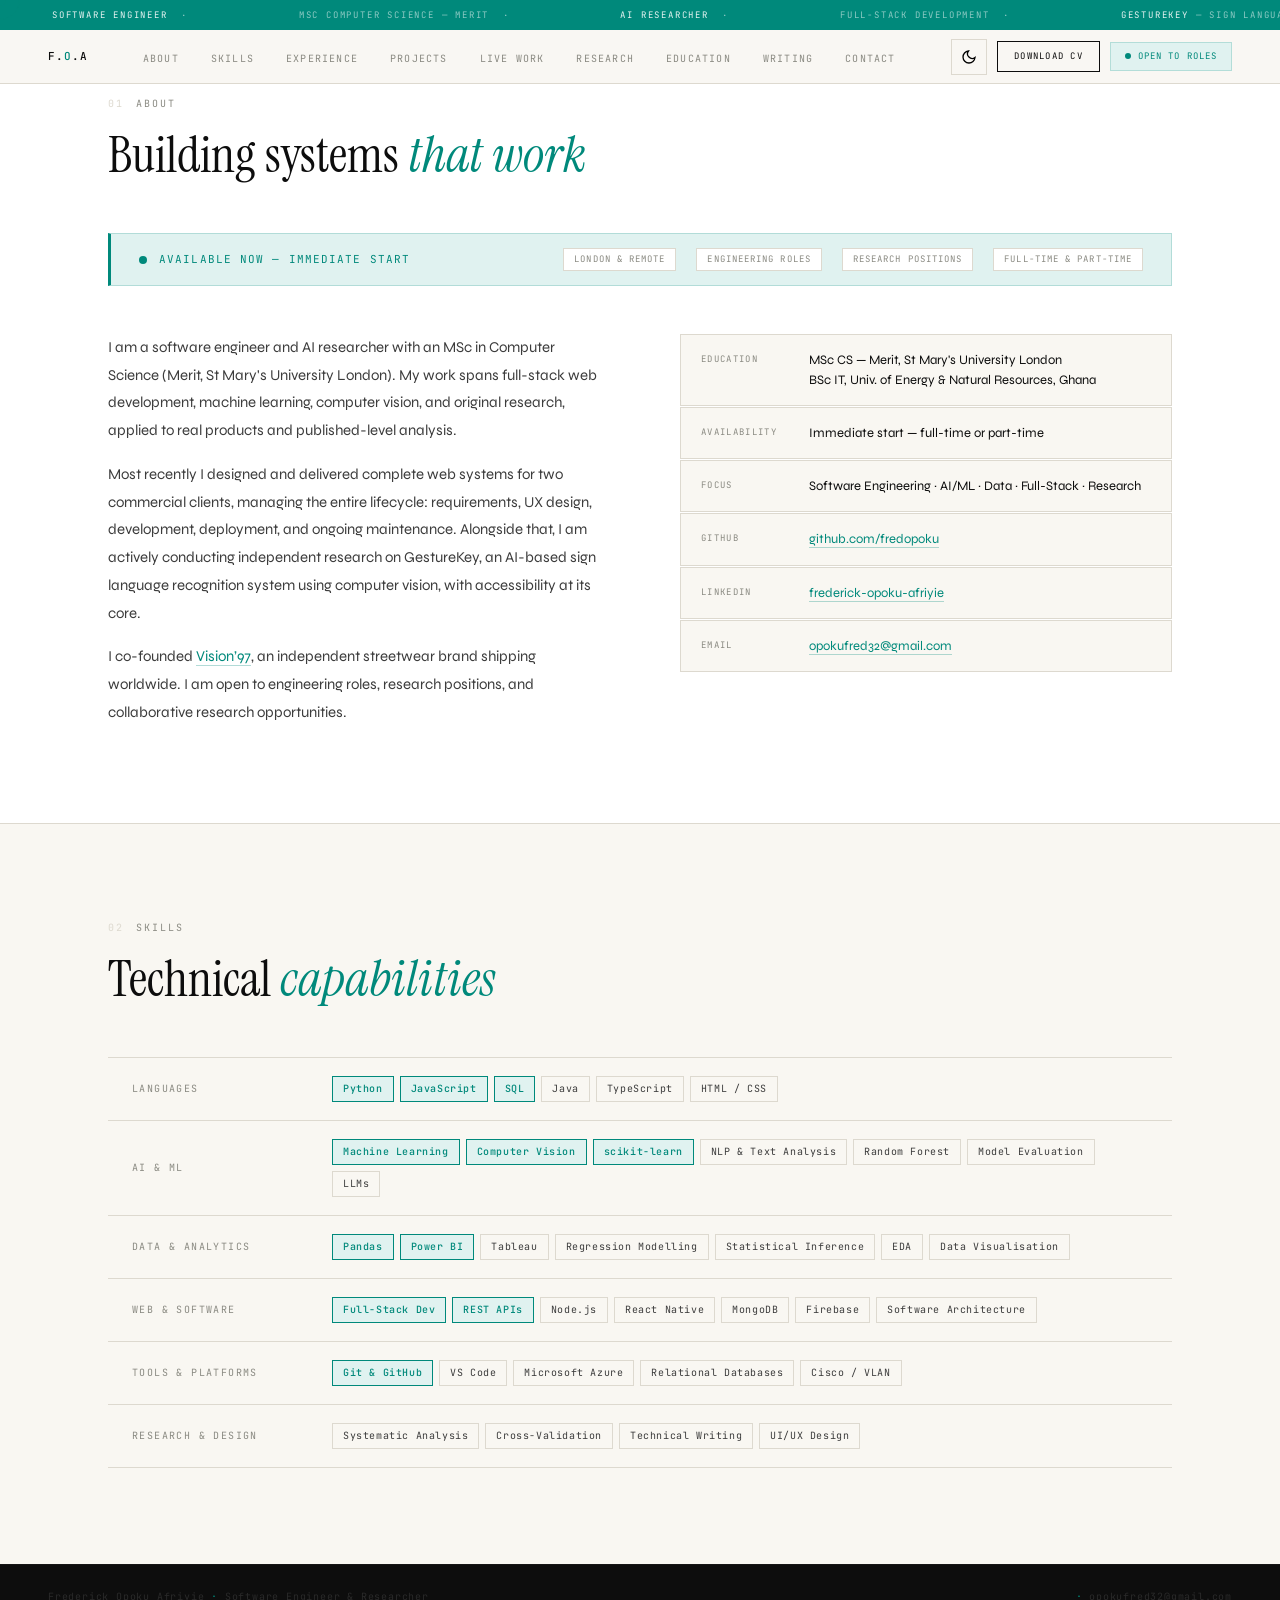
<file: about.html>
<!DOCTYPE html>
<html lang="en">
<head>
<meta charset="UTF-8"/>
<meta name="viewport" content="width=device-width, initial-scale=1.0"/>
<title>About — Frederick Opoku Afriyie</title>
<link rel="icon" type="image/svg+xml" href="data:image/svg+xml,%3Csvg xmlns='http://www.w3.org/2000/svg' viewBox='0 0 32 32'%3E%3Crect width='32' height='32' fill='%2300897b'/%3E%3Ctext x='50%25' y='50%25' dominant-baseline='central' text-anchor='middle' font-family='serif' font-size='18' font-weight='400' fill='white'%3EFOA%3C/text%3E%3C/svg%3E">
<link rel="preconnect" href="https://fonts.googleapis.com">
<link href="https://fonts.googleapis.com/css2?family=Syne:wght@400;500;600;700;800&family=Instrument+Serif:ital@0;1&family=JetBrains+Mono:wght@300;400;500&display=swap" rel="stylesheet">
<link rel="stylesheet" href="styles.css">

</head>
<body>

<div id="cur"></div>
<div id="cur-ring"></div>

<!-- TICKER -->
<div class="ticker-wrap">
  <div class="ticker-track">
    <span class="t-item"><b>Software Engineer</b> &nbsp;·&nbsp; </span>
    <span class="t-item">MSc Computer Science — Merit &nbsp;·&nbsp; </span>
    <span class="t-item"><b>AI Researcher</b> &nbsp;·&nbsp; </span>
    <span class="t-item">Full-Stack Development &nbsp;·&nbsp; </span>
    <span class="t-item"><b>GestureKey</b> — Sign Language Recognition Research &nbsp;·&nbsp; </span>
    <span class="t-item">Open to Opportunities &nbsp;·&nbsp; </span>
    <span class="t-item"><b>Vision'97</b> Co-Founder &nbsp;·&nbsp; </span>
    <span class="t-item">Python · Computer Vision · ML &nbsp;·&nbsp; </span>
    <span class="t-item"><b>Software Engineer</b> &nbsp;·&nbsp; </span>
    <span class="t-item">MSc Computer Science — Merit &nbsp;·&nbsp; </span>
    <span class="t-item"><b>AI Researcher</b> &nbsp;·&nbsp; </span>
    <span class="t-item">Full-Stack Development &nbsp;·&nbsp; </span>
    <span class="t-item"><b>GestureKey</b> — Sign Language Recognition Research &nbsp;·&nbsp; </span>
    <span class="t-item">Open to Opportunities &nbsp;·&nbsp; </span>
    <span class="t-item"><b>Vision'97</b> Co-Founder &nbsp;·&nbsp; </span>
    <span class="t-item">Python · Computer Vision · ML &nbsp;·&nbsp; </span>
  </div>
</div>


<!-- NAV -->
<nav id="navbar">
  <a href="index.html" class="nav-logo">F.<span>O</span>.A</a>
  <ul class="nav-links">
    <li><a href="#about">About</a></li>
    <li><a href="#skills">Skills</a></li>
    <li><a href="experience.html#experience">Experience</a></li>
    <li><a href="experience.html#projects">Projects</a></li>
    <li><a href="experience.html#demos">Live Work</a></li>
    <li><a href="research.html#research">Research</a></li>
    <li><a href="research.html#education">Education</a></li>
    <li><a href="research.html#blog">Writing</a></li>
    <li><a href="contact.html#contact">Contact</a></li>
  </ul>
  <div style="display:flex;align-items:center;gap:10px;">
    <button id="theme-toggle" aria-label="Toggle dark mode" onclick="toggleTheme()"><svg class="icon-moon" fill="none" stroke="currentColor" stroke-width="2" viewBox="0 0 24 24"><path d="M21 12.79A9 9 0 1111.21 3a7 7 0 009.79 9.79z"/></svg><svg class="icon-sun" fill="none" stroke="currentColor" stroke-width="2" viewBox="0 0 24 24"><circle cx="12" cy="12" r="5"/><line x1="12" y1="1" x2="12" y2="3"/><line x1="12" y1="21" x2="12" y2="23"/><line x1="4.22" y1="4.22" x2="5.64" y2="5.64"/><line x1="18.36" y1="18.36" x2="19.78" y2="19.78"/><line x1="1" y1="12" x2="3" y2="12"/><line x1="21" y1="12" x2="23" y2="12"/><line x1="4.22" y1="19.78" x2="5.64" y2="18.36"/><line x1="18.36" y1="5.64" x2="19.78" y2="4.22"/></svg></button>
    <a href="[data-uri]" download="Frederick_Opoku_Afriyie_CV.pdf" class="nav-cv">Download CV</a>
    <div class="nav-pill"><span class="nav-pill-dot"></span>Open to roles</div>
    <button id="nav-hamburger" aria-label="Open menu" aria-expanded="false" onclick="toggleMobileNav()">
      <span></span><span></span><span></span>
    </button>
  </div>
</nav>
<!-- MOBILE NAV DRAWER -->
<div id="mobile-nav-drawer" aria-hidden="true">
  <ul>
    <li><a href="#about" onclick="closeMobileNav()">About</a></li>
    <li><a href="#skills" onclick="closeMobileNav()">Skills</a></li>
    <li><a href="experience.html#experience" onclick="closeMobileNav()">Experience</a></li>
    <li><a href="experience.html#projects" onclick="closeMobileNav()">Projects</a></li>
    <li><a href="experience.html#demos" onclick="closeMobileNav()">Live Work</a></li>
    <li><a href="research.html#research" onclick="closeMobileNav()">Research</a></li>
    <li><a href="research.html#education" onclick="closeMobileNav()">Education</a></li>
    <li><a href="research.html#blog" onclick="closeMobileNav()">Writing</a></li>
    <li><a href="contact.html#contact" onclick="closeMobileNav()">Contact</a></li>
  </ul>
  <div class="drawer-bottom">
    <a href="#" class="nav-cv" download>Download CV</a>
    <div class="nav-pill"><span class="nav-pill-dot"></span>Open to roles</div>
  </div>
</div>



<section id="about">
  <div class="wrap">
    <div class="sec-label" data-n="01">About</div>
    <h2 class="sec-title">Building systems <em>that work</em></h2>
    <div class="availability-bar reveal">
      <div class="avail-left">
        <span class="avail-dot"></span>
        <span class="avail-text">Available now — immediate start</span>
      </div>
      <div class="avail-details">
        <span class="avail-pill">London &amp; Remote</span>
        <span class="avail-pill">Engineering Roles</span>
        <span class="avail-pill">Research Positions</span>
        <span class="avail-pill">Full-Time &amp; Part-Time</span>
      </div>
    </div>
    <div class="about-grid reveal">
      <div class="about-body">
        <p>I am a software engineer and AI researcher with an MSc in Computer Science (Merit, St Mary's University London). My work spans full-stack web development, machine learning, computer vision, and original research, applied to real products and published-level analysis.</p>
        <p>Most recently I designed and delivered complete web systems for two commercial clients, managing the entire lifecycle: requirements, UX design, development, deployment, and ongoing maintenance. Alongside that, I am actively conducting independent research on GestureKey, an AI-based sign language recognition system using computer vision, with accessibility at its core.</p>
        <p>I co-founded <a href="https://vision97.vision/" target="_blank" rel="noopener" style="color:var(--teal);text-decoration:none;border-bottom:1px solid rgba(0,137,123,.3)">Vision&rsquo;97</a>, an independent streetwear brand shipping worldwide. I am open to engineering roles, research positions, and collaborative research opportunities.</p>
      </div>
      <div class="fact-list">
        <div class="fact-row">
          <span class="fact-key">Education</span>
          <span class="fact-val">MSc CS — Merit, St Mary's University London<br>BSc IT, Univ. of Energy &amp; Natural Resources, Ghana</span>
        </div>
        <div class="fact-row">
          <span class="fact-key">Availability</span>
          <span class="fact-val">Immediate start — full-time or part-time</span>
        </div>
        <div class="fact-row">
          <span class="fact-key">Focus</span>
          <span class="fact-val">Software Engineering · AI/ML · Data · Full-Stack · Research</span>
        </div>
        <div class="fact-row">
          <span class="fact-key">GitHub</span>
          <span class="fact-val"><a href="https://github.com/fredopoku" target="_blank" rel="noopener">github.com/fredopoku</a></span>
        </div>
        <div class="fact-row">
          <span class="fact-key">LinkedIn</span>
          <span class="fact-val"><a href="https://www.linkedin.com/in/frederick-opoku-afriyie/" target="_blank" rel="noopener">frederick-opoku-afriyie</a></span>
        </div>
        <div class="fact-row">
          <span class="fact-key">Email</span>
          <span class="fact-val"><a href="mailto:opokufred32@gmail.com">opokufred32@gmail.com</a></span>
        </div>
      </div>
    </div>
  </div>
</section>

<section id="skills">
  <div class="wrap">
    <div class="sec-label" data-n="02">Skills</div>
    <h2 class="sec-title">Technical <em>capabilities</em></h2>
    <table class="skills-table reveal">
      <tbody>
        <tr>
          <td class="td-cat">Languages</td>
          <td class="td-tags">
            <span class="tag hi">Python</span>
            <span class="tag hi">JavaScript</span>
            <span class="tag hi">SQL</span>
            <span class="tag">Java</span>
            <span class="tag">TypeScript</span>
            <span class="tag">HTML / CSS</span>
          </td>
        </tr>
        <tr>
          <td class="td-cat">AI &amp; ML</td>
          <td class="td-tags">
            <span class="tag hi">Machine Learning</span>
            <span class="tag hi">Computer Vision</span>
            <span class="tag hi">scikit-learn</span>
            <span class="tag">NLP &amp; Text Analysis</span>
            <span class="tag">Random Forest</span>
            <span class="tag">Model Evaluation</span>
            <span class="tag">LLMs</span>
          </td>
        </tr>
        <tr>
          <td class="td-cat">Data &amp; Analytics</td>
          <td class="td-tags">
            <span class="tag hi">Pandas</span>
            <span class="tag hi">Power BI</span>
            <span class="tag">Tableau</span>
            <span class="tag">Regression Modelling</span>
            <span class="tag">Statistical Inference</span>
            <span class="tag">EDA</span>
            <span class="tag">Data Visualisation</span>
          </td>
        </tr>
        <tr>
          <td class="td-cat">Web &amp; Software</td>
          <td class="td-tags">
            <span class="tag hi">Full-Stack Dev</span>
            <span class="tag hi">REST APIs</span>
            <span class="tag">Node.js</span>
            <span class="tag">React Native</span>
            <span class="tag">MongoDB</span>
            <span class="tag">Firebase</span>
            <span class="tag">Software Architecture</span>
          </td>
        </tr>
        <tr>
          <td class="td-cat">Tools &amp; Platforms</td>
          <td class="td-tags">
            <span class="tag hi">Git &amp; GitHub</span>
            <span class="tag">VS Code</span>
            <span class="tag">Microsoft Azure</span>
            <span class="tag">Relational Databases</span>
            <span class="tag">Cisco / VLAN</span>
          </td>
        </tr>
        <tr>
          <td class="td-cat">Research &amp; Design</td>
          <td class="td-tags">
            <span class="tag">Systematic Analysis</span>
            <span class="tag">Cross-Validation</span>
            <span class="tag">Technical Writing</span>
            <span class="tag">UI/UX Design</span>
          </td>
        </tr>
      </tbody>
    </table>
  </div>
</section>
<!-- FOOTER -->
<footer>
  <span class="foot-l">Frederick Opoku Afriyie <span class="foot-accent">·</span> Software Engineer &amp; Researcher</span>
  <span class="foot-r"><span class="foot-accent">·</span> opokufred32@gmail.com</span>
</footer>

<div id="page-controls" aria-label="Mobile page navigation">
  <button id="page-prev" type="button" aria-label="Previous section">Previous</button>
  <div class="page-label" id="page-label">Home</div>
  

<script src="script.js"></script>

</body>
</html>
</file>
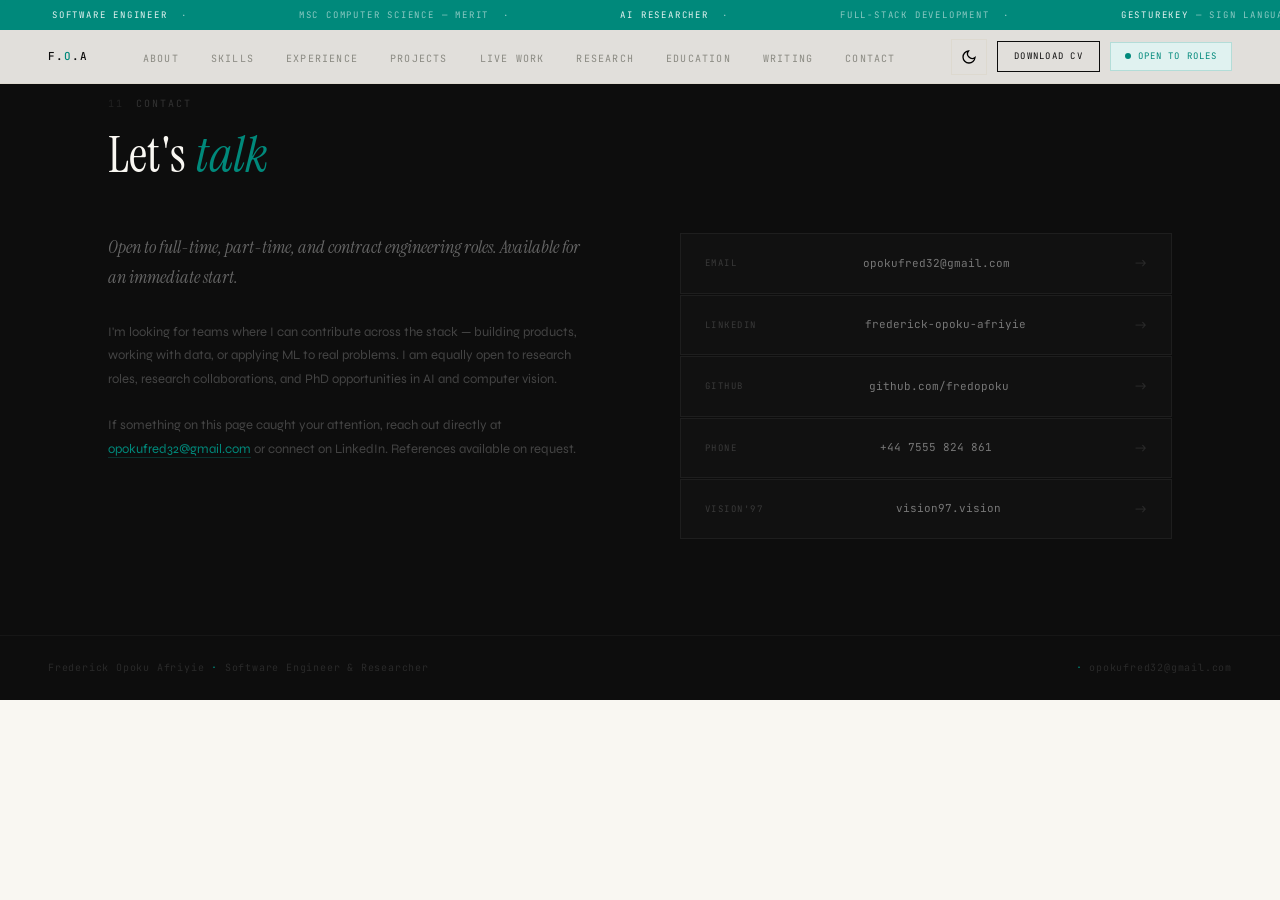
<file: contact.html>
<!DOCTYPE html>
<html lang="en">
<head>
<meta charset="UTF-8"/>
<meta name="viewport" content="width=device-width, initial-scale=1.0"/>
<title>Contact — Frederick Opoku Afriyie</title>
<link rel="icon" type="image/svg+xml" href="data:image/svg+xml,%3Csvg xmlns='http://www.w3.org/2000/svg' viewBox='0 0 32 32'%3E%3Crect width='32' height='32' fill='%2300897b'/%3E%3Ctext x='50%25' y='50%25' dominant-baseline='central' text-anchor='middle' font-family='serif' font-size='18' font-weight='400' fill='white'%3EFOA%3C/text%3E%3C/svg%3E">
<link rel="preconnect" href="https://fonts.googleapis.com">
<link href="https://fonts.googleapis.com/css2?family=Syne:wght@400;500;600;700;800&family=Instrument+Serif:ital@0;1&family=JetBrains+Mono:wght@300;400;500&display=swap" rel="stylesheet">
<link rel="stylesheet" href="styles.css">

</head>
<body>

<div id="cur"></div>
<div id="cur-ring"></div>

<!-- TICKER -->
<div class="ticker-wrap">
  <div class="ticker-track">
    <span class="t-item"><b>Software Engineer</b> &nbsp;·&nbsp; </span>
    <span class="t-item">MSc Computer Science — Merit &nbsp;·&nbsp; </span>
    <span class="t-item"><b>AI Researcher</b> &nbsp;·&nbsp; </span>
    <span class="t-item">Full-Stack Development &nbsp;·&nbsp; </span>
    <span class="t-item"><b>GestureKey</b> — Sign Language Recognition Research &nbsp;·&nbsp; </span>
    <span class="t-item">Open to Opportunities &nbsp;·&nbsp; </span>
    <span class="t-item"><b>Vision'97</b> Co-Founder &nbsp;·&nbsp; </span>
    <span class="t-item">Python · Computer Vision · ML &nbsp;·&nbsp; </span>
    <span class="t-item"><b>Software Engineer</b> &nbsp;·&nbsp; </span>
    <span class="t-item">MSc Computer Science — Merit &nbsp;·&nbsp; </span>
    <span class="t-item"><b>AI Researcher</b> &nbsp;·&nbsp; </span>
    <span class="t-item">Full-Stack Development &nbsp;·&nbsp; </span>
    <span class="t-item"><b>GestureKey</b> — Sign Language Recognition Research &nbsp;·&nbsp; </span>
    <span class="t-item">Open to Opportunities &nbsp;·&nbsp; </span>
    <span class="t-item"><b>Vision'97</b> Co-Founder &nbsp;·&nbsp; </span>
    <span class="t-item">Python · Computer Vision · ML &nbsp;·&nbsp; </span>
  </div>
</div>


<!-- NAV -->
<nav id="navbar">
  <a href="index.html" class="nav-logo">F.<span>O</span>.A</a>
  <ul class="nav-links">
    <li><a href="about.html#about">About</a></li>
    <li><a href="about.html#skills">Skills</a></li>
    <li><a href="experience.html#experience">Experience</a></li>
    <li><a href="experience.html#projects">Projects</a></li>
    <li><a href="experience.html#demos">Live Work</a></li>
    <li><a href="research.html#research">Research</a></li>
    <li><a href="research.html#education">Education</a></li>
    <li><a href="research.html#blog">Writing</a></li>
    <li><a href="#contact">Contact</a></li>
  </ul>
  <div style="display:flex;align-items:center;gap:10px;">
    <button id="theme-toggle" aria-label="Toggle dark mode" onclick="toggleTheme()"><svg class="icon-moon" fill="none" stroke="currentColor" stroke-width="2" viewBox="0 0 24 24"><path d="M21 12.79A9 9 0 1111.21 3a7 7 0 009.79 9.79z"/></svg><svg class="icon-sun" fill="none" stroke="currentColor" stroke-width="2" viewBox="0 0 24 24"><circle cx="12" cy="12" r="5"/><line x1="12" y1="1" x2="12" y2="3"/><line x1="12" y1="21" x2="12" y2="23"/><line x1="4.22" y1="4.22" x2="5.64" y2="5.64"/><line x1="18.36" y1="18.36" x2="19.78" y2="19.78"/><line x1="1" y1="12" x2="3" y2="12"/><line x1="21" y1="12" x2="23" y2="12"/><line x1="4.22" y1="19.78" x2="5.64" y2="18.36"/><line x1="18.36" y1="5.64" x2="19.78" y2="4.22"/></svg></button>
    <a href="[data-uri]" download="Frederick_Opoku_Afriyie_CV.pdf" class="nav-cv">Download CV</a>
    <div class="nav-pill"><span class="nav-pill-dot"></span>Open to roles</div>
    <button id="nav-hamburger" aria-label="Open menu" aria-expanded="false" onclick="toggleMobileNav()">
      <span></span><span></span><span></span>
    </button>
  </div>
</nav>
<!-- MOBILE NAV DRAWER -->
<div id="mobile-nav-drawer" aria-hidden="true">
  <ul>
    <li><a href="about.html#about" onclick="closeMobileNav()">About</a></li>
    <li><a href="about.html#skills" onclick="closeMobileNav()">Skills</a></li>
    <li><a href="experience.html#experience" onclick="closeMobileNav()">Experience</a></li>
    <li><a href="experience.html#projects" onclick="closeMobileNav()">Projects</a></li>
    <li><a href="experience.html#demos" onclick="closeMobileNav()">Live Work</a></li>
    <li><a href="research.html#research" onclick="closeMobileNav()">Research</a></li>
    <li><a href="research.html#education" onclick="closeMobileNav()">Education</a></li>
    <li><a href="research.html#blog" onclick="closeMobileNav()">Writing</a></li>
    <li><a href="#contact" onclick="closeMobileNav()">Contact</a></li>
  </ul>
  <div class="drawer-bottom">
    <a href="#" class="nav-cv" download>Download CV</a>
    <div class="nav-pill"><span class="nav-pill-dot"></span>Open to roles</div>
  </div>
</div>



<section id="contact">
  <div class="wrap">
    <div class="sec-label" data-n="11">Contact</div>
    <h2 class="sec-title">Let's <em>talk</em></h2>
    <div class="contact-grid reveal">
      <div>
        <p class="contact-blurb">Open to full-time, part-time, and contract engineering roles. Available for an immediate start.</p>
        <p class="contact-note">
          I'm looking for teams where I can contribute across the stack — building products, working with data, or applying ML to real problems. I am equally open to research roles, research collaborations, and PhD opportunities in AI and computer vision.<br><br>
          If something on this page caught your attention, reach out directly at <a href="mailto:opokufred32@gmail.com">opokufred32@gmail.com</a> or connect on LinkedIn. References available on request.
        </p>
      </div>
      <div class="contact-rows">
        <a href="mailto:opokufred32@gmail.com" class="c-row">
          <span class="c-key">Email</span>
          <span class="c-val">opokufred32@gmail.com</span>
          <span class="c-arrow">&rarr;</span>
        </a>
        <a href="https://www.linkedin.com/in/frederick-opoku-afriyie/" target="_blank" rel="noopener" class="c-row">
          <span class="c-key">LinkedIn</span>
          <span class="c-val">frederick-opoku-afriyie</span>
          <span class="c-arrow">&rarr;</span>
        </a>
        <a href="https://github.com/fredopoku" target="_blank" rel="noopener" class="c-row">
          <span class="c-key">GitHub</span>
          <span class="c-val">github.com/fredopoku</span>
          <span class="c-arrow">&rarr;</span>
        </a>
        <a href="tel:+447555824861" class="c-row">
          <span class="c-key">Phone</span>
          <span class="c-val">+44 7555 824 861</span>
          <span class="c-arrow">&rarr;</span>
        </a>
        <a href="https://vision97.vision/" target="_blank" rel="noopener" class="c-row">
          <span class="c-key">Vision'97</span>
          <span class="c-val">vision97.vision</span>
          <span class="c-arrow">&rarr;</span>
        </a>
      </div>
    </div>
  </div>
</section>
<!-- FOOTER -->
<footer>
  <span class="foot-l">Frederick Opoku Afriyie <span class="foot-accent">·</span> Software Engineer &amp; Researcher</span>
  <span class="foot-r"><span class="foot-accent">·</span> opokufred32@gmail.com</span>
</footer>

<div id="page-controls" aria-label="Mobile page navigation">
  <button id="page-prev" type="button" aria-label="Previous section">Previous</button>
  <div class="page-label" id="page-label">Home</div>
  

<script src="script.js"></script>

</body>
</html>
</file>
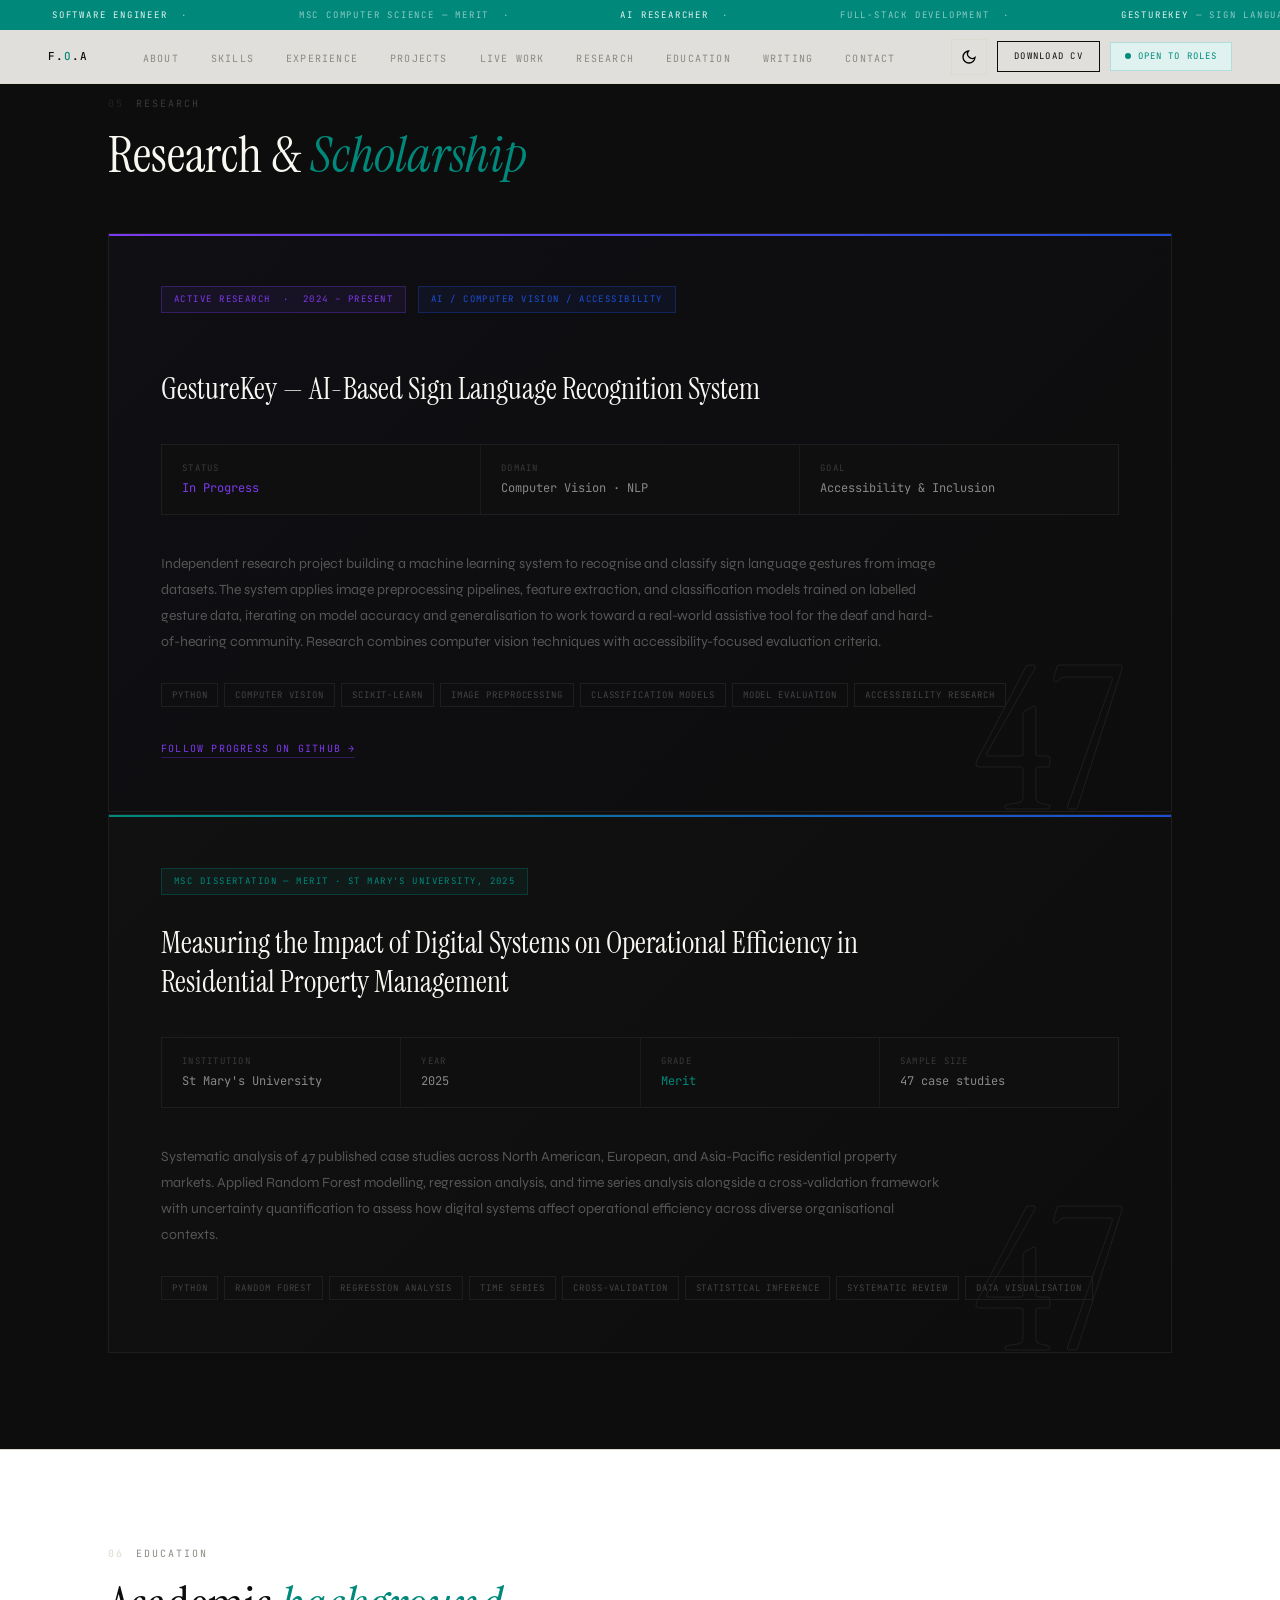
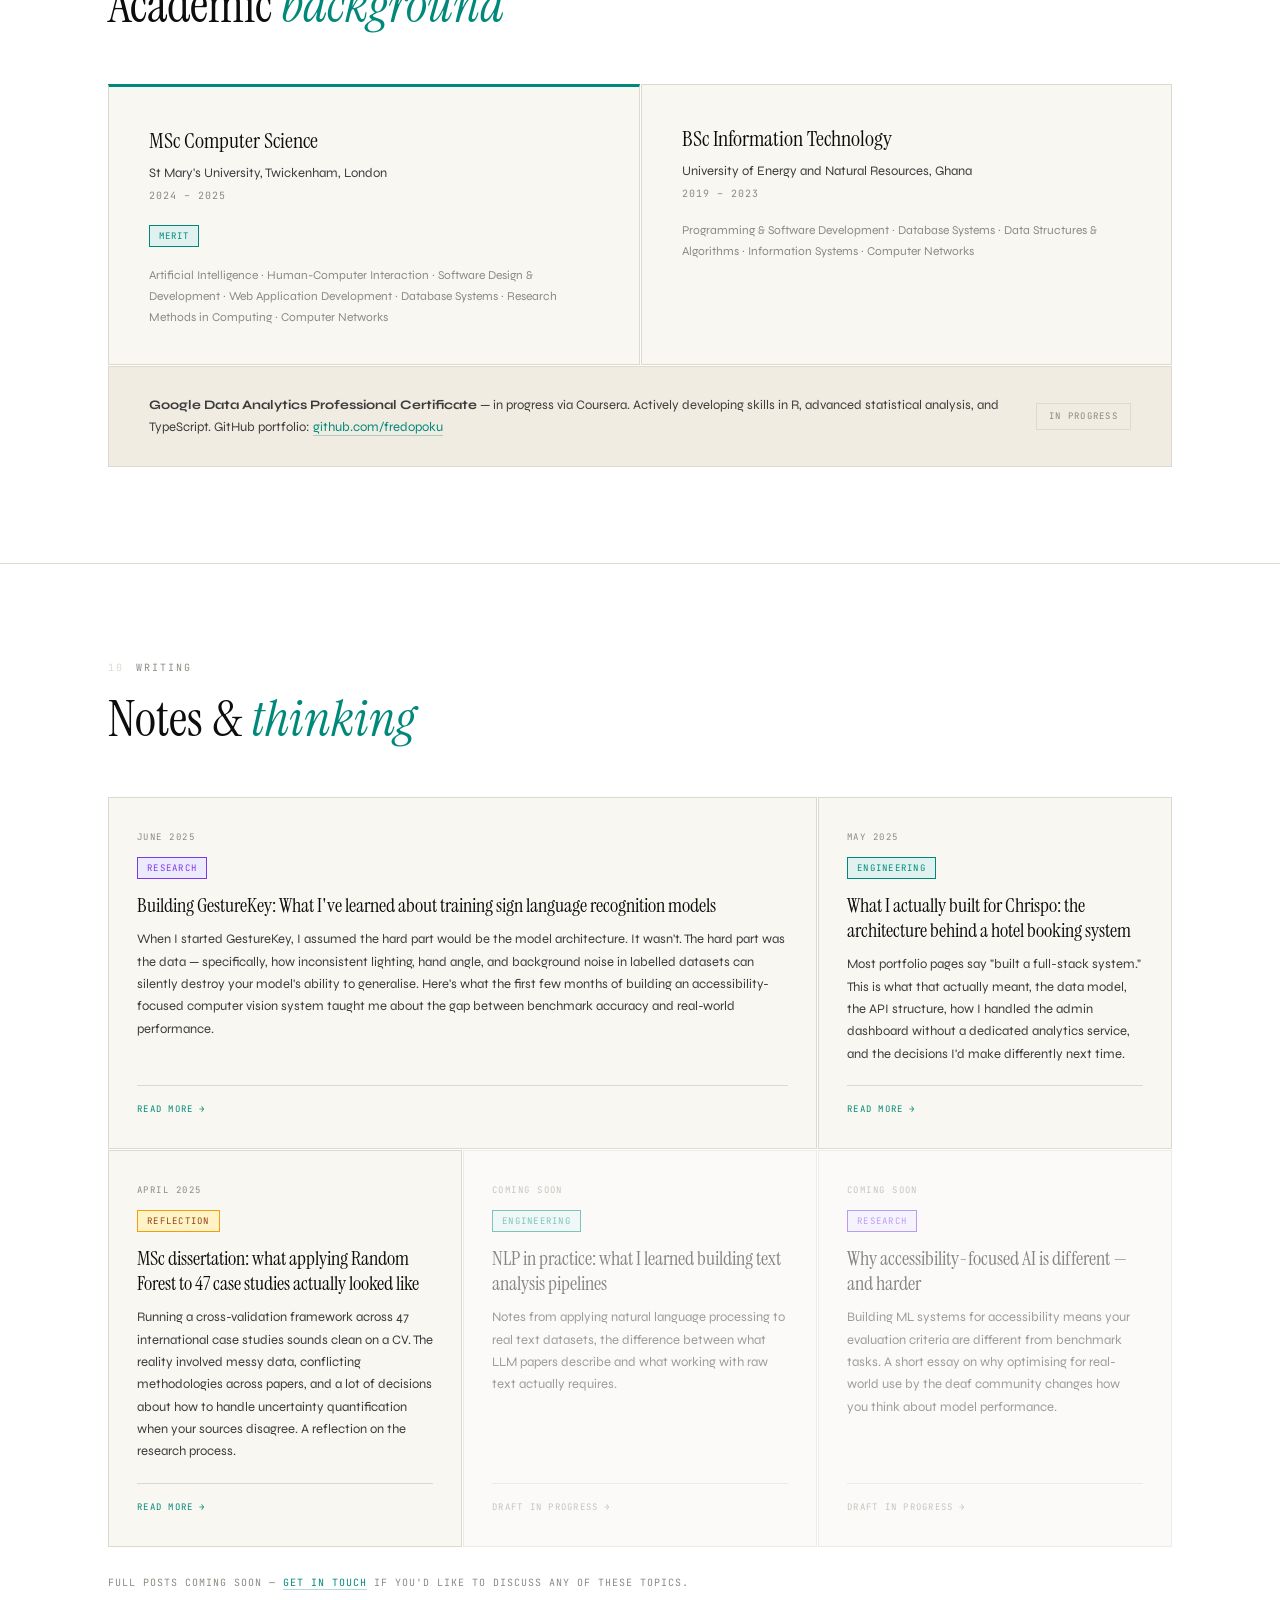
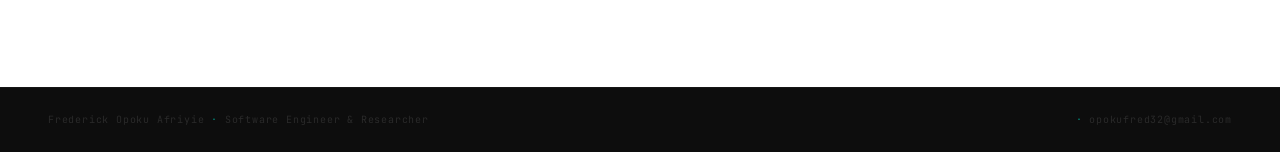
<file: research.html>
<!DOCTYPE html>
<html lang="en">
<head>
<meta charset="UTF-8"/>
<meta name="viewport" content="width=device-width, initial-scale=1.0"/>
<title>Research & Writing — Frederick Opoku Afriyie</title>
<link rel="icon" type="image/svg+xml" href="data:image/svg+xml,%3Csvg xmlns='http://www.w3.org/2000/svg' viewBox='0 0 32 32'%3E%3Crect width='32' height='32' fill='%2300897b'/%3E%3Ctext x='50%25' y='50%25' dominant-baseline='central' text-anchor='middle' font-family='serif' font-size='18' font-weight='400' fill='white'%3EFOA%3C/text%3E%3C/svg%3E">
<link rel="preconnect" href="https://fonts.googleapis.com">
<link href="https://fonts.googleapis.com/css2?family=Syne:wght@400;500;600;700;800&family=Instrument+Serif:ital@0;1&family=JetBrains+Mono:wght@300;400;500&display=swap" rel="stylesheet">
<link rel="stylesheet" href="styles.css">

</head>
<body>

<div id="cur"></div>
<div id="cur-ring"></div>

<!-- TICKER -->
<div class="ticker-wrap">
  <div class="ticker-track">
    <span class="t-item"><b>Software Engineer</b> &nbsp;·&nbsp; </span>
    <span class="t-item">MSc Computer Science — Merit &nbsp;·&nbsp; </span>
    <span class="t-item"><b>AI Researcher</b> &nbsp;·&nbsp; </span>
    <span class="t-item">Full-Stack Development &nbsp;·&nbsp; </span>
    <span class="t-item"><b>GestureKey</b> — Sign Language Recognition Research &nbsp;·&nbsp; </span>
    <span class="t-item">Open to Opportunities &nbsp;·&nbsp; </span>
    <span class="t-item"><b>Vision'97</b> Co-Founder &nbsp;·&nbsp; </span>
    <span class="t-item">Python · Computer Vision · ML &nbsp;·&nbsp; </span>
    <span class="t-item"><b>Software Engineer</b> &nbsp;·&nbsp; </span>
    <span class="t-item">MSc Computer Science — Merit &nbsp;·&nbsp; </span>
    <span class="t-item"><b>AI Researcher</b> &nbsp;·&nbsp; </span>
    <span class="t-item">Full-Stack Development &nbsp;·&nbsp; </span>
    <span class="t-item"><b>GestureKey</b> — Sign Language Recognition Research &nbsp;·&nbsp; </span>
    <span class="t-item">Open to Opportunities &nbsp;·&nbsp; </span>
    <span class="t-item"><b>Vision'97</b> Co-Founder &nbsp;·&nbsp; </span>
    <span class="t-item">Python · Computer Vision · ML &nbsp;·&nbsp; </span>
  </div>
</div>


<!-- NAV -->
<nav id="navbar">
  <a href="index.html" class="nav-logo">F.<span>O</span>.A</a>
  <ul class="nav-links">
    <li><a href="about.html#about">About</a></li>
    <li><a href="about.html#skills">Skills</a></li>
    <li><a href="experience.html#experience">Experience</a></li>
    <li><a href="experience.html#projects">Projects</a></li>
    <li><a href="experience.html#demos">Live Work</a></li>
    <li><a href="#research">Research</a></li>
    <li><a href="#education">Education</a></li>
    <li><a href="#blog">Writing</a></li>
    <li><a href="contact.html#contact">Contact</a></li>
  </ul>
  <div style="display:flex;align-items:center;gap:10px;">
    <button id="theme-toggle" aria-label="Toggle dark mode" onclick="toggleTheme()"><svg class="icon-moon" fill="none" stroke="currentColor" stroke-width="2" viewBox="0 0 24 24"><path d="M21 12.79A9 9 0 1111.21 3a7 7 0 009.79 9.79z"/></svg><svg class="icon-sun" fill="none" stroke="currentColor" stroke-width="2" viewBox="0 0 24 24"><circle cx="12" cy="12" r="5"/><line x1="12" y1="1" x2="12" y2="3"/><line x1="12" y1="21" x2="12" y2="23"/><line x1="4.22" y1="4.22" x2="5.64" y2="5.64"/><line x1="18.36" y1="18.36" x2="19.78" y2="19.78"/><line x1="1" y1="12" x2="3" y2="12"/><line x1="21" y1="12" x2="23" y2="12"/><line x1="4.22" y1="19.78" x2="5.64" y2="18.36"/><line x1="18.36" y1="5.64" x2="19.78" y2="4.22"/></svg></button>
    <a href="[data-uri]" download="Frederick_Opoku_Afriyie_CV.pdf" class="nav-cv">Download CV</a>
    <div class="nav-pill"><span class="nav-pill-dot"></span>Open to roles</div>
    <button id="nav-hamburger" aria-label="Open menu" aria-expanded="false" onclick="toggleMobileNav()">
      <span></span><span></span><span></span>
    </button>
  </div>
</nav>
<!-- MOBILE NAV DRAWER -->
<div id="mobile-nav-drawer" aria-hidden="true">
  <ul>
    <li><a href="about.html#about" onclick="closeMobileNav()">About</a></li>
    <li><a href="about.html#skills" onclick="closeMobileNav()">Skills</a></li>
    <li><a href="experience.html#experience" onclick="closeMobileNav()">Experience</a></li>
    <li><a href="experience.html#projects" onclick="closeMobileNav()">Projects</a></li>
    <li><a href="experience.html#demos" onclick="closeMobileNav()">Live Work</a></li>
    <li><a href="#research" onclick="closeMobileNav()">Research</a></li>
    <li><a href="#education" onclick="closeMobileNav()">Education</a></li>
    <li><a href="#blog" onclick="closeMobileNav()">Writing</a></li>
    <li><a href="contact.html#contact" onclick="closeMobileNav()">Contact</a></li>
  </ul>
  <div class="drawer-bottom">
    <a href="#" class="nav-cv" download>Download CV</a>
    <div class="nav-pill"><span class="nav-pill-dot"></span>Open to roles</div>
  </div>
</div>



<section id="research">
  <div class="wrap">
    <div class="sec-label" data-n="05">Research</div>
    <h2 class="sec-title">Research &amp; <em>Scholarship</em></h2>

    <!-- GestureKey — active research, shown first as it's ongoing -->
    <div class="r-card reveal" style="margin-bottom: 2px; background: linear-gradient(135deg, #0f0f14 0%, #0d0d0d 100%);">
      <div style="position:absolute;top:0;left:0;right:0;height:2px;background:linear-gradient(90deg,var(--violet),var(--cobalt));"></div>
      <div style="display:flex;align-items:center;gap:12px;margin-bottom:28px;flex-wrap:wrap;">
        <span class="r-badge" style="border-color:rgba(124,58,237,.3);color:var(--violet);background:rgba(124,58,237,.08);">Active Research &nbsp;·&nbsp; 2024 – Present</span>
        <span class="r-badge" style="border-color:rgba(29,78,216,.3);color:var(--cobalt);background:rgba(29,78,216,.08);">AI / Computer Vision / Accessibility</span>
      </div>
      <div class="r-title">GestureKey — AI-Based Sign Language Recognition System</div>
      <div class="r-meta" style="grid-template-columns:repeat(3,1fr);">
        <div class="r-cell"><div class="r-key">Status</div><div class="r-val" style="color:var(--violet);">In Progress</div></div>
        <div class="r-cell"><div class="r-key">Domain</div><div class="r-val">Computer Vision · NLP</div></div>
        <div class="r-cell"><div class="r-key">Goal</div><div class="r-val">Accessibility &amp; Inclusion</div></div>
      </div>
      <p class="r-abstract">Independent research project building a machine learning system to recognise and classify sign language gestures from image datasets. The system applies image preprocessing pipelines, feature extraction, and classification models trained on labelled gesture data, iterating on model accuracy and generalisation to work toward a real-world assistive tool for the deaf and hard-of-hearing community. Research combines computer vision techniques with accessibility-focused evaluation criteria.</p>
      <div class="r-tags">
        <span class="r-tag">Python</span>
        <span class="r-tag">Computer Vision</span>
        <span class="r-tag">scikit-learn</span>
        <span class="r-tag">Image Preprocessing</span>
        <span class="r-tag">Classification Models</span>
        <span class="r-tag">Model Evaluation</span>
        <span class="r-tag">Accessibility Research</span>
      </div>
      <div style="margin-top:28px;">
        <a href="https://github.com/fredopoku" target="_blank" rel="noopener"
           style="font-family:var(--ff-mono);font-size:10px;letter-spacing:.12em;text-transform:uppercase;
                  color:var(--violet);text-decoration:none;border-bottom:1px solid rgba(124,58,237,.3);
                  padding-bottom:2px;transition:border-color .2s;">
          Follow progress on GitHub &rarr;
        </a>
      </div>
    </div>

    <!-- MSc Dissertation -->
    <div class="r-card reveal" style="margin-top:2px;">
      <span class="r-badge">MSc Dissertation — Merit · St Mary's University, 2025</span>
      <div class="r-title">Measuring the Impact of Digital Systems on Operational Efficiency in Residential Property Management</div>
      <div class="r-meta">
        <div class="r-cell"><div class="r-key">Institution</div><div class="r-val">St Mary's University</div></div>
        <div class="r-cell"><div class="r-key">Year</div><div class="r-val">2025</div></div>
        <div class="r-cell"><div class="r-key">Grade</div><div class="r-val" style="color:var(--teal);">Merit</div></div>
        <div class="r-cell"><div class="r-key">Sample Size</div><div class="r-val">47 case studies</div></div>
      </div>
      <p class="r-abstract">Systematic analysis of 47 published case studies across North American, European, and Asia-Pacific residential property markets. Applied Random Forest modelling, regression analysis, and time series analysis alongside a cross-validation framework with uncertainty quantification to assess how digital systems affect operational efficiency across diverse organisational contexts.</p>
      <div class="r-tags">
        <span class="r-tag">Python</span>
        <span class="r-tag">Random Forest</span>
        <span class="r-tag">Regression Analysis</span>
        <span class="r-tag">Time Series</span>
        <span class="r-tag">Cross-Validation</span>
        <span class="r-tag">Statistical Inference</span>
        <span class="r-tag">Systematic Review</span>
        <span class="r-tag">Data Visualisation</span>
      </div>
    </div>

  </div>
</section>

<section id="education">
  <div class="wrap">
    <div class="sec-label" data-n="06">Education</div>
    <h2 class="sec-title">Academic <em>background</em></h2>
    <div class="edu-grid reveal">
      <div class="edu-card primary">
        <div class="edu-deg">MSc Computer Science</div>
        <div class="edu-school">St Mary's University, Twickenham, London</div>
        <div class="edu-year">2024 – 2025</div>
        <span class="edu-merit">Merit</span>
        <div class="edu-mods">Artificial Intelligence · Human-Computer Interaction · Software Design &amp; Development · Web Application Development · Database Systems · Research Methods in Computing · Computer Networks</div>
      </div>
      <div class="edu-card">
        <div class="edu-deg">BSc Information Technology</div>
        <div class="edu-school">University of Energy and Natural Resources, Ghana</div>
        <div class="edu-year">2019 – 2023</div>
        <div class="edu-mods">Programming &amp; Software Development · Database Systems · Data Structures &amp; Algorithms · Information Systems · Computer Networks</div>
      </div>
      <div class="edu-cert">
        <div class="edu-cert-text">
          <strong>Google Data Analytics Professional Certificate</strong> — in progress via Coursera. Actively developing skills in R, advanced statistical analysis, and TypeScript.
          GitHub portfolio: <a href="https://github.com/fredopoku" target="_blank" rel="noopener">github.com/fredopoku</a>
        </div>
        <span class="edu-cert-label">In Progress</span>
      </div>
    </div>
  </div>
</section>

<section id="blog">
  <div class="wrap">
    <div class="sec-label" data-n="10">Writing</div>
    <h2 class="sec-title">Notes &amp; <em>thinking</em></h2>
    <div class="blog-grid reveal">

      <div class="blog-card featured">
        <div class="blog-date">June 2025</div>
        <span class="blog-cat research">Research</span>
        <div class="blog-title">Building GestureKey: What I've learned about training sign language recognition models</div>
        <p class="blog-excerpt">When I started GestureKey, I assumed the hard part would be the model architecture. It wasn't. The hard part was the data — specifically, how inconsistent lighting, hand angle, and background noise in labelled datasets can silently destroy your model's ability to generalise. Here's what the first few months of building an accessibility-focused computer vision system taught me about the gap between benchmark accuracy and real-world performance.</p>
        <div class="blog-read">Read more</div>
      </div>

      <div class="blog-card">
        <div class="blog-date">May 2025</div>
        <span class="blog-cat engineering">Engineering</span>
        <div class="blog-title">What I actually built for Chrispo: the architecture behind a hotel booking system</div>
        <p class="blog-excerpt">Most portfolio pages say "built a full-stack system." This is what that actually meant, the data model, the API structure, how I handled the admin dashboard without a dedicated analytics service, and the decisions I'd make differently next time.</p>
        <div class="blog-read">Read more</div>
      </div>

      <div class="blog-card">
        <div class="blog-date">April 2025</div>
        <span class="blog-cat reflection">Reflection</span>
        <div class="blog-title">MSc dissertation: what applying Random Forest to 47 case studies actually looked like</div>
        <p class="blog-excerpt">Running a cross-validation framework across 47 international case studies sounds clean on a CV. The reality involved messy data, conflicting methodologies across papers, and a lot of decisions about how to handle uncertainty quantification when your sources disagree. A reflection on the research process.</p>
        <div class="blog-read">Read more</div>
      </div>

      <div class="blog-card blog-coming">
        <div class="blog-date">Coming soon</div>
        <span class="blog-cat engineering">Engineering</span>
        <div class="blog-title">NLP in practice: what I learned building text analysis pipelines</div>
        <p class="blog-excerpt">Notes from applying natural language processing to real text datasets, the difference between what LLM papers describe and what working with raw text actually requires.</p>
        <div class="blog-read" style="color:var(--ink-low)">Draft in progress</div>
      </div>

      <div class="blog-card blog-coming">
        <div class="blog-date">Coming soon</div>
        <span class="blog-cat research">Research</span>
        <div class="blog-title">Why accessibility-focused AI is different — and harder</div>
        <p class="blog-excerpt">Building ML systems for accessibility means your evaluation criteria are different from benchmark tasks. A short essay on why optimising for real-world use by the deaf community changes how you think about model performance.</p>
        <div class="blog-read" style="color:var(--ink-low)">Draft in progress</div>
      </div>

    </div>
    <p style="margin-top:28px;font-family:var(--ff-mono);font-size:10px;letter-spacing:.1em;text-transform:uppercase;color:var(--ink-low);">
      Full posts coming soon &mdash; <a href="mailto:opokufred32@gmail.com" style="color:var(--teal);text-decoration:none;border-bottom:1px solid rgba(0,137,123,.3);">get in touch</a> if you'd like to discuss any of these topics.
    </p>
  </div>
</section>
<!-- FOOTER -->
<footer>
  <span class="foot-l">Frederick Opoku Afriyie <span class="foot-accent">·</span> Software Engineer &amp; Researcher</span>
  <span class="foot-r"><span class="foot-accent">·</span> opokufred32@gmail.com</span>
</footer>

<div id="page-controls" aria-label="Mobile page navigation">
  <button id="page-prev" type="button" aria-label="Previous section">Previous</button>
  <div class="page-label" id="page-label">Home</div>
  

<script src="script.js"></script>

</body>
</html>
</file>
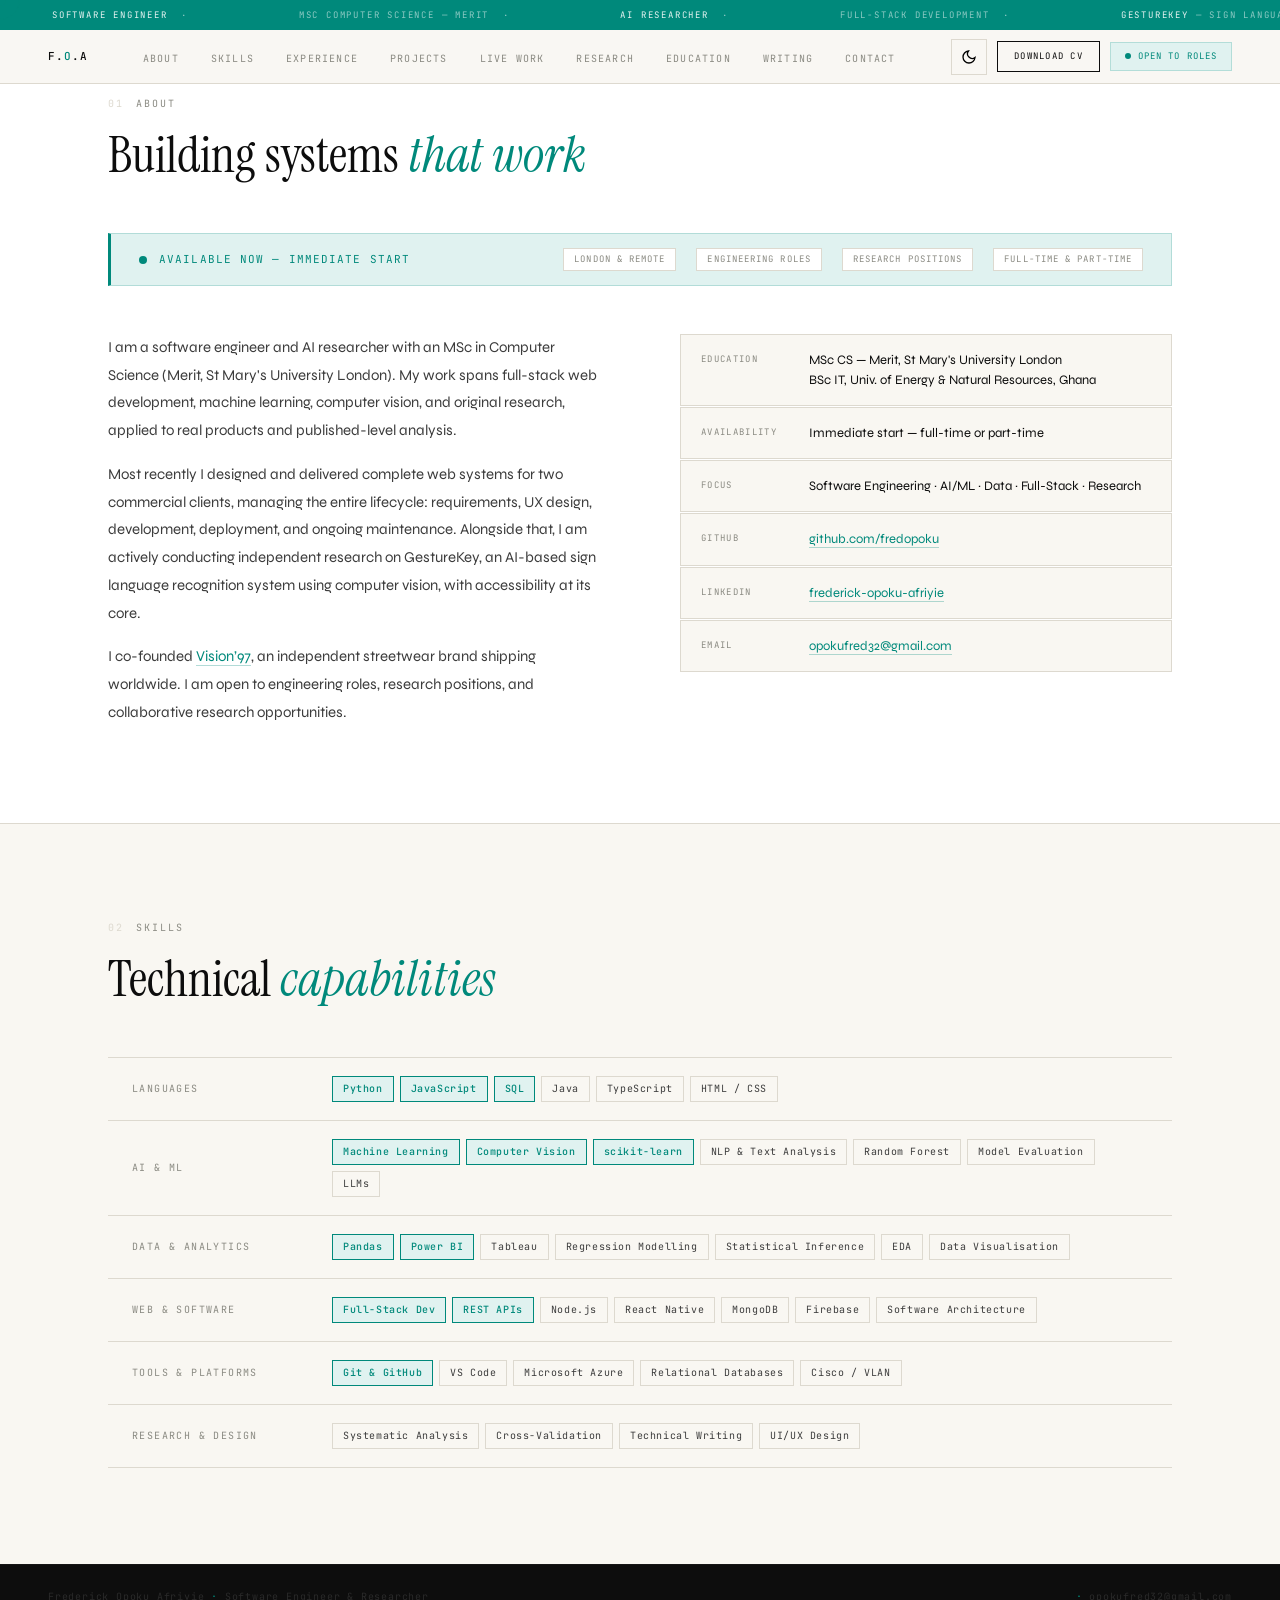
<file: Files/about.html>
<!DOCTYPE html>
<html lang="en">
<head>
<meta charset="UTF-8"/>
<meta name="viewport" content="width=device-width, initial-scale=1.0"/>
<title>About — Frederick Opoku Afriyie</title>
<link rel="icon" type="image/svg+xml" href="data:image/svg+xml,%3Csvg xmlns='http://www.w3.org/2000/svg' viewBox='0 0 32 32'%3E%3Crect width='32' height='32' fill='%2300897b'/%3E%3Ctext x='50%25' y='50%25' dominant-baseline='central' text-anchor='middle' font-family='serif' font-size='18' font-weight='400' fill='white'%3EFOA%3C/text%3E%3C/svg%3E">
<link rel="preconnect" href="https://fonts.googleapis.com">
<link href="https://fonts.googleapis.com/css2?family=Syne:wght@400;500;600;700;800&family=Instrument+Serif:ital@0;1&family=JetBrains+Mono:wght@300;400;500&display=swap" rel="stylesheet">
<link rel="stylesheet" href="styles.css">

</head>
<body>

<div id="cur"></div>
<div id="cur-ring"></div>

<!-- TICKER -->
<div class="ticker-wrap">
  <div class="ticker-track">
    <span class="t-item"><b>Software Engineer</b> &nbsp;·&nbsp; </span>
    <span class="t-item">MSc Computer Science — Merit &nbsp;·&nbsp; </span>
    <span class="t-item"><b>AI Researcher</b> &nbsp;·&nbsp; </span>
    <span class="t-item">Full-Stack Development &nbsp;·&nbsp; </span>
    <span class="t-item"><b>GestureKey</b> — Sign Language Recognition Research &nbsp;·&nbsp; </span>
    <span class="t-item">Open to Opportunities &nbsp;·&nbsp; </span>
    <span class="t-item"><b>Vision'97</b> Co-Founder &nbsp;·&nbsp; </span>
    <span class="t-item">Python · Computer Vision · ML &nbsp;·&nbsp; </span>
    <span class="t-item"><b>Software Engineer</b> &nbsp;·&nbsp; </span>
    <span class="t-item">MSc Computer Science — Merit &nbsp;·&nbsp; </span>
    <span class="t-item"><b>AI Researcher</b> &nbsp;·&nbsp; </span>
    <span class="t-item">Full-Stack Development &nbsp;·&nbsp; </span>
    <span class="t-item"><b>GestureKey</b> — Sign Language Recognition Research &nbsp;·&nbsp; </span>
    <span class="t-item">Open to Opportunities &nbsp;·&nbsp; </span>
    <span class="t-item"><b>Vision'97</b> Co-Founder &nbsp;·&nbsp; </span>
    <span class="t-item">Python · Computer Vision · ML &nbsp;·&nbsp; </span>
  </div>
</div>


<!-- NAV -->
<nav id="navbar">
  <a href="index.html" class="nav-logo">F.<span>O</span>.A</a>
  <ul class="nav-links">
    <li><a href="#about">About</a></li>
    <li><a href="#skills">Skills</a></li>
    <li><a href="experience.html#experience">Experience</a></li>
    <li><a href="experience.html#projects">Projects</a></li>
    <li><a href="experience.html#demos">Live Work</a></li>
    <li><a href="research.html#research">Research</a></li>
    <li><a href="research.html#education">Education</a></li>
    <li><a href="research.html#blog">Writing</a></li>
    <li><a href="contact.html#contact">Contact</a></li>
  </ul>
  <div style="display:flex;align-items:center;gap:10px;">
    <button id="theme-toggle" aria-label="Toggle dark mode" onclick="toggleTheme()"><svg class="icon-moon" fill="none" stroke="currentColor" stroke-width="2" viewBox="0 0 24 24"><path d="M21 12.79A9 9 0 1111.21 3a7 7 0 009.79 9.79z"/></svg><svg class="icon-sun" fill="none" stroke="currentColor" stroke-width="2" viewBox="0 0 24 24"><circle cx="12" cy="12" r="5"/><line x1="12" y1="1" x2="12" y2="3"/><line x1="12" y1="21" x2="12" y2="23"/><line x1="4.22" y1="4.22" x2="5.64" y2="5.64"/><line x1="18.36" y1="18.36" x2="19.78" y2="19.78"/><line x1="1" y1="12" x2="3" y2="12"/><line x1="21" y1="12" x2="23" y2="12"/><line x1="4.22" y1="19.78" x2="5.64" y2="18.36"/><line x1="18.36" y1="5.64" x2="19.78" y2="4.22"/></svg></button>
    <a href="[data-uri]" download="Frederick_Opoku_Afriyie_CV.pdf" class="nav-cv">Download CV</a>
    <div class="nav-pill"><span class="nav-pill-dot"></span>Open to roles</div>
    <button id="nav-hamburger" aria-label="Open menu" aria-expanded="false" onclick="toggleMobileNav()">
      <span></span><span></span><span></span>
    </button>
  </div>
</nav>
<!-- MOBILE NAV DRAWER -->
<div id="mobile-nav-drawer" aria-hidden="true">
  <ul>
    <li><a href="#about" onclick="closeMobileNav()">About</a></li>
    <li><a href="#skills" onclick="closeMobileNav()">Skills</a></li>
    <li><a href="experience.html#experience" onclick="closeMobileNav()">Experience</a></li>
    <li><a href="experience.html#projects" onclick="closeMobileNav()">Projects</a></li>
    <li><a href="experience.html#demos" onclick="closeMobileNav()">Live Work</a></li>
    <li><a href="research.html#research" onclick="closeMobileNav()">Research</a></li>
    <li><a href="research.html#education" onclick="closeMobileNav()">Education</a></li>
    <li><a href="research.html#blog" onclick="closeMobileNav()">Writing</a></li>
    <li><a href="contact.html#contact" onclick="closeMobileNav()">Contact</a></li>
  </ul>
  <div class="drawer-bottom">
    <a href="#" class="nav-cv" download>Download CV</a>
    <div class="nav-pill"><span class="nav-pill-dot"></span>Open to roles</div>
  </div>
</div>



<section id="about">
  <div class="wrap">
    <div class="sec-label" data-n="01">About</div>
    <h2 class="sec-title">Building systems <em>that work</em></h2>
    <div class="availability-bar reveal">
      <div class="avail-left">
        <span class="avail-dot"></span>
        <span class="avail-text">Available now — immediate start</span>
      </div>
      <div class="avail-details">
        <span class="avail-pill">London &amp; Remote</span>
        <span class="avail-pill">Engineering Roles</span>
        <span class="avail-pill">Research Positions</span>
        <span class="avail-pill">Full-Time &amp; Part-Time</span>
      </div>
    </div>
    <div class="about-grid reveal">
      <div class="about-body">
        <p>I am a software engineer and AI researcher with an MSc in Computer Science (Merit, St Mary's University London). My work spans full-stack web development, machine learning, computer vision, and original research, applied to real products and published-level analysis.</p>
        <p>Most recently I designed and delivered complete web systems for two commercial clients, managing the entire lifecycle: requirements, UX design, development, deployment, and ongoing maintenance. Alongside that, I am actively conducting independent research on GestureKey, an AI-based sign language recognition system using computer vision, with accessibility at its core.</p>
        <p>I co-founded <a href="https://vision97.vision/" target="_blank" rel="noopener" style="color:var(--teal);text-decoration:none;border-bottom:1px solid rgba(0,137,123,.3)">Vision&rsquo;97</a>, an independent streetwear brand shipping worldwide. I am open to engineering roles, research positions, and collaborative research opportunities.</p>
      </div>
      <div class="fact-list">
        <div class="fact-row">
          <span class="fact-key">Education</span>
          <span class="fact-val">MSc CS — Merit, St Mary's University London<br>BSc IT, Univ. of Energy &amp; Natural Resources, Ghana</span>
        </div>
        <div class="fact-row">
          <span class="fact-key">Availability</span>
          <span class="fact-val">Immediate start — full-time or part-time</span>
        </div>
        <div class="fact-row">
          <span class="fact-key">Focus</span>
          <span class="fact-val">Software Engineering · AI/ML · Data · Full-Stack · Research</span>
        </div>
        <div class="fact-row">
          <span class="fact-key">GitHub</span>
          <span class="fact-val"><a href="https://github.com/fredopoku" target="_blank" rel="noopener">github.com/fredopoku</a></span>
        </div>
        <div class="fact-row">
          <span class="fact-key">LinkedIn</span>
          <span class="fact-val"><a href="https://www.linkedin.com/in/frederick-opoku-afriyie-ba3137335/" target="_blank" rel="noopener">frederick-opoku-afriyie</a></span>
        </div>
        <div class="fact-row">
          <span class="fact-key">Email</span>
          <span class="fact-val"><a href="mailto:opokufred32@gmail.com">opokufred32@gmail.com</a></span>
        </div>
      </div>
    </div>
  </div>
</section>

<section id="skills">
  <div class="wrap">
    <div class="sec-label" data-n="02">Skills</div>
    <h2 class="sec-title">Technical <em>capabilities</em></h2>
    <table class="skills-table reveal">
      <tbody>
        <tr>
          <td class="td-cat">Languages</td>
          <td class="td-tags">
            <span class="tag hi">Python</span>
            <span class="tag hi">JavaScript</span>
            <span class="tag hi">SQL</span>
            <span class="tag">Java</span>
            <span class="tag">TypeScript</span>
            <span class="tag">HTML / CSS</span>
          </td>
        </tr>
        <tr>
          <td class="td-cat">AI &amp; ML</td>
          <td class="td-tags">
            <span class="tag hi">Machine Learning</span>
            <span class="tag hi">Computer Vision</span>
            <span class="tag hi">scikit-learn</span>
            <span class="tag">NLP &amp; Text Analysis</span>
            <span class="tag">Random Forest</span>
            <span class="tag">Model Evaluation</span>
            <span class="tag">LLMs</span>
          </td>
        </tr>
        <tr>
          <td class="td-cat">Data &amp; Analytics</td>
          <td class="td-tags">
            <span class="tag hi">Pandas</span>
            <span class="tag hi">Power BI</span>
            <span class="tag">Tableau</span>
            <span class="tag">Regression Modelling</span>
            <span class="tag">Statistical Inference</span>
            <span class="tag">EDA</span>
            <span class="tag">Data Visualisation</span>
          </td>
        </tr>
        <tr>
          <td class="td-cat">Web &amp; Software</td>
          <td class="td-tags">
            <span class="tag hi">Full-Stack Dev</span>
            <span class="tag hi">REST APIs</span>
            <span class="tag">Node.js</span>
            <span class="tag">React Native</span>
            <span class="tag">MongoDB</span>
            <span class="tag">Firebase</span>
            <span class="tag">Software Architecture</span>
          </td>
        </tr>
        <tr>
          <td class="td-cat">Tools &amp; Platforms</td>
          <td class="td-tags">
            <span class="tag hi">Git &amp; GitHub</span>
            <span class="tag">VS Code</span>
            <span class="tag">Microsoft Azure</span>
            <span class="tag">Relational Databases</span>
            <span class="tag">Cisco / VLAN</span>
          </td>
        </tr>
        <tr>
          <td class="td-cat">Research &amp; Design</td>
          <td class="td-tags">
            <span class="tag">Systematic Analysis</span>
            <span class="tag">Cross-Validation</span>
            <span class="tag">Technical Writing</span>
            <span class="tag">UI/UX Design</span>
          </td>
        </tr>
      </tbody>
    </table>
  </div>
</section>
<!-- FOOTER -->
<footer>
  <span class="foot-l">Frederick Opoku Afriyie <span class="foot-accent">·</span> Software Engineer &amp; Researcher</span>
  <span class="foot-r"><span class="foot-accent">·</span> opokufred32@gmail.com</span>
</footer>

<div id="page-controls" aria-label="Mobile page navigation">
  <button id="page-prev" type="button" aria-label="Previous section">Previous</button>
  <div class="page-label" id="page-label">Home</div>
  

<script src="script.js"></script>

</body>
</html>
</file>
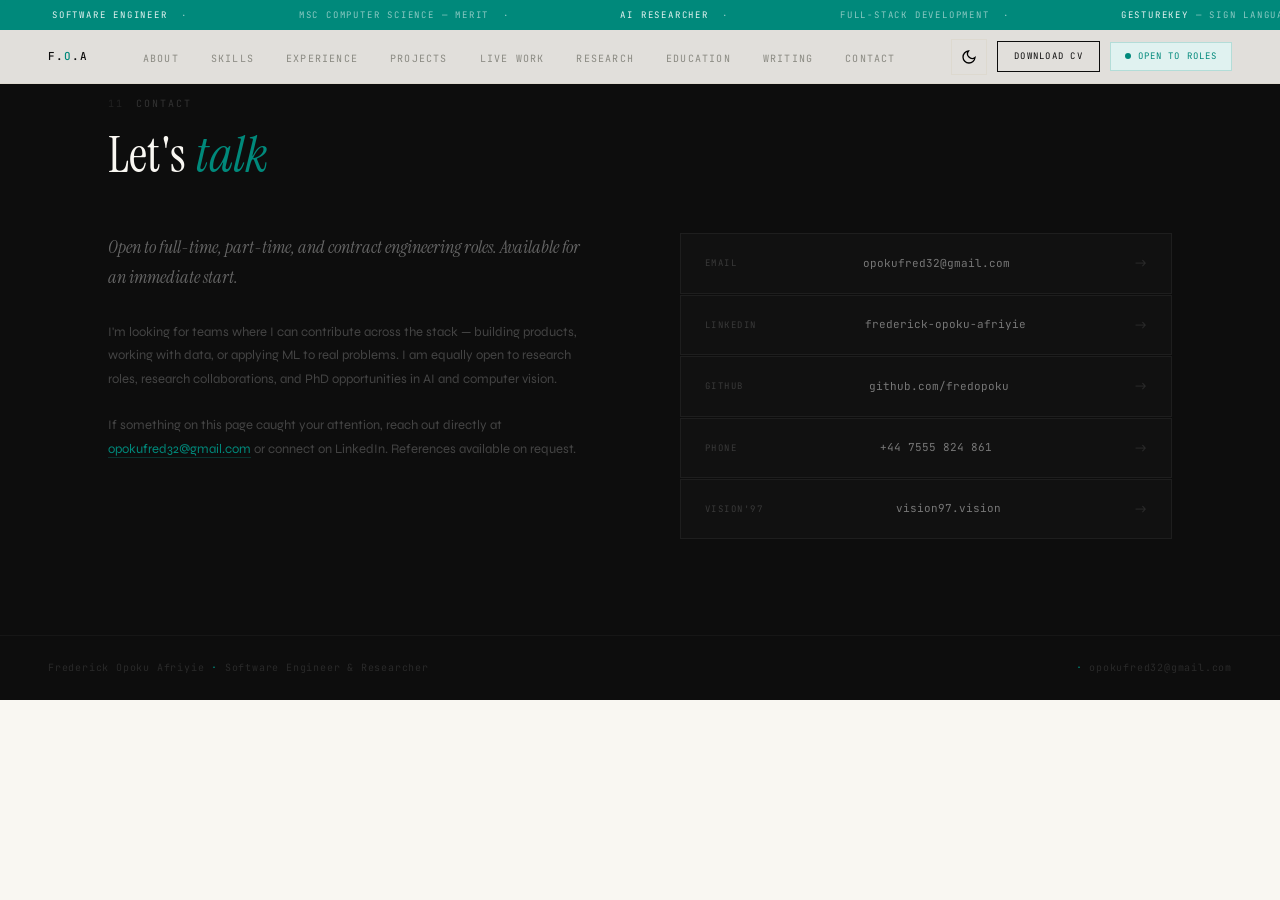
<file: Files/contact.html>
<!DOCTYPE html>
<html lang="en">
<head>
<meta charset="UTF-8"/>
<meta name="viewport" content="width=device-width, initial-scale=1.0"/>
<title>Contact — Frederick Opoku Afriyie</title>
<link rel="icon" type="image/svg+xml" href="data:image/svg+xml,%3Csvg xmlns='http://www.w3.org/2000/svg' viewBox='0 0 32 32'%3E%3Crect width='32' height='32' fill='%2300897b'/%3E%3Ctext x='50%25' y='50%25' dominant-baseline='central' text-anchor='middle' font-family='serif' font-size='18' font-weight='400' fill='white'%3EFOA%3C/text%3E%3C/svg%3E">
<link rel="preconnect" href="https://fonts.googleapis.com">
<link href="https://fonts.googleapis.com/css2?family=Syne:wght@400;500;600;700;800&family=Instrument+Serif:ital@0;1&family=JetBrains+Mono:wght@300;400;500&display=swap" rel="stylesheet">
<link rel="stylesheet" href="styles.css">

</head>
<body>

<div id="cur"></div>
<div id="cur-ring"></div>

<!-- TICKER -->
<div class="ticker-wrap">
  <div class="ticker-track">
    <span class="t-item"><b>Software Engineer</b> &nbsp;·&nbsp; </span>
    <span class="t-item">MSc Computer Science — Merit &nbsp;·&nbsp; </span>
    <span class="t-item"><b>AI Researcher</b> &nbsp;·&nbsp; </span>
    <span class="t-item">Full-Stack Development &nbsp;·&nbsp; </span>
    <span class="t-item"><b>GestureKey</b> — Sign Language Recognition Research &nbsp;·&nbsp; </span>
    <span class="t-item">Open to Opportunities &nbsp;·&nbsp; </span>
    <span class="t-item"><b>Vision'97</b> Co-Founder &nbsp;·&nbsp; </span>
    <span class="t-item">Python · Computer Vision · ML &nbsp;·&nbsp; </span>
    <span class="t-item"><b>Software Engineer</b> &nbsp;·&nbsp; </span>
    <span class="t-item">MSc Computer Science — Merit &nbsp;·&nbsp; </span>
    <span class="t-item"><b>AI Researcher</b> &nbsp;·&nbsp; </span>
    <span class="t-item">Full-Stack Development &nbsp;·&nbsp; </span>
    <span class="t-item"><b>GestureKey</b> — Sign Language Recognition Research &nbsp;·&nbsp; </span>
    <span class="t-item">Open to Opportunities &nbsp;·&nbsp; </span>
    <span class="t-item"><b>Vision'97</b> Co-Founder &nbsp;·&nbsp; </span>
    <span class="t-item">Python · Computer Vision · ML &nbsp;·&nbsp; </span>
  </div>
</div>


<!-- NAV -->
<nav id="navbar">
  <a href="index.html" class="nav-logo">F.<span>O</span>.A</a>
  <ul class="nav-links">
    <li><a href="about.html#about">About</a></li>
    <li><a href="about.html#skills">Skills</a></li>
    <li><a href="experience.html#experience">Experience</a></li>
    <li><a href="experience.html#projects">Projects</a></li>
    <li><a href="experience.html#demos">Live Work</a></li>
    <li><a href="research.html#research">Research</a></li>
    <li><a href="research.html#education">Education</a></li>
    <li><a href="research.html#blog">Writing</a></li>
    <li><a href="#contact">Contact</a></li>
  </ul>
  <div style="display:flex;align-items:center;gap:10px;">
    <button id="theme-toggle" aria-label="Toggle dark mode" onclick="toggleTheme()"><svg class="icon-moon" fill="none" stroke="currentColor" stroke-width="2" viewBox="0 0 24 24"><path d="M21 12.79A9 9 0 1111.21 3a7 7 0 009.79 9.79z"/></svg><svg class="icon-sun" fill="none" stroke="currentColor" stroke-width="2" viewBox="0 0 24 24"><circle cx="12" cy="12" r="5"/><line x1="12" y1="1" x2="12" y2="3"/><line x1="12" y1="21" x2="12" y2="23"/><line x1="4.22" y1="4.22" x2="5.64" y2="5.64"/><line x1="18.36" y1="18.36" x2="19.78" y2="19.78"/><line x1="1" y1="12" x2="3" y2="12"/><line x1="21" y1="12" x2="23" y2="12"/><line x1="4.22" y1="19.78" x2="5.64" y2="18.36"/><line x1="18.36" y1="5.64" x2="19.78" y2="4.22"/></svg></button>
    <a href="[data-uri]" download="Frederick_Opoku_Afriyie_CV.pdf" class="nav-cv">Download CV</a>
    <div class="nav-pill"><span class="nav-pill-dot"></span>Open to roles</div>
    <button id="nav-hamburger" aria-label="Open menu" aria-expanded="false" onclick="toggleMobileNav()">
      <span></span><span></span><span></span>
    </button>
  </div>
</nav>
<!-- MOBILE NAV DRAWER -->
<div id="mobile-nav-drawer" aria-hidden="true">
  <ul>
    <li><a href="about.html#about" onclick="closeMobileNav()">About</a></li>
    <li><a href="about.html#skills" onclick="closeMobileNav()">Skills</a></li>
    <li><a href="experience.html#experience" onclick="closeMobileNav()">Experience</a></li>
    <li><a href="experience.html#projects" onclick="closeMobileNav()">Projects</a></li>
    <li><a href="experience.html#demos" onclick="closeMobileNav()">Live Work</a></li>
    <li><a href="research.html#research" onclick="closeMobileNav()">Research</a></li>
    <li><a href="research.html#education" onclick="closeMobileNav()">Education</a></li>
    <li><a href="research.html#blog" onclick="closeMobileNav()">Writing</a></li>
    <li><a href="#contact" onclick="closeMobileNav()">Contact</a></li>
  </ul>
  <div class="drawer-bottom">
    <a href="#" class="nav-cv" download>Download CV</a>
    <div class="nav-pill"><span class="nav-pill-dot"></span>Open to roles</div>
  </div>
</div>



<section id="contact">
  <div class="wrap">
    <div class="sec-label" data-n="11">Contact</div>
    <h2 class="sec-title">Let's <em>talk</em></h2>
    <div class="contact-grid reveal">
      <div>
        <p class="contact-blurb">Open to full-time, part-time, and contract engineering roles. Available for an immediate start.</p>
        <p class="contact-note">
          I'm looking for teams where I can contribute across the stack — building products, working with data, or applying ML to real problems. I am equally open to research roles, research collaborations, and PhD opportunities in AI and computer vision.<br><br>
          If something on this page caught your attention, reach out directly at <a href="mailto:opokufred32@gmail.com">opokufred32@gmail.com</a> or connect on LinkedIn. References available on request.
        </p>
      </div>
      <div class="contact-rows">
        <a href="mailto:opokufred32@gmail.com" class="c-row">
          <span class="c-key">Email</span>
          <span class="c-val">opokufred32@gmail.com</span>
          <span class="c-arrow">&rarr;</span>
        </a>
        <a href="https://www.linkedin.com/in/frederick-opoku-afriyie-ba3137335/" target="_blank" rel="noopener" class="c-row">
          <span class="c-key">LinkedIn</span>
          <span class="c-val">frederick-opoku-afriyie</span>
          <span class="c-arrow">&rarr;</span>
        </a>
        <a href="https://github.com/fredopoku" target="_blank" rel="noopener" class="c-row">
          <span class="c-key">GitHub</span>
          <span class="c-val">github.com/fredopoku</span>
          <span class="c-arrow">&rarr;</span>
        </a>
        <a href="tel:+447555824861" class="c-row">
          <span class="c-key">Phone</span>
          <span class="c-val">+44 7555 824 861</span>
          <span class="c-arrow">&rarr;</span>
        </a>
        <a href="https://vision97.vision/" target="_blank" rel="noopener" class="c-row">
          <span class="c-key">Vision'97</span>
          <span class="c-val">vision97.vision</span>
          <span class="c-arrow">&rarr;</span>
        </a>
      </div>
    </div>
  </div>
</section>
<!-- FOOTER -->
<footer>
  <span class="foot-l">Frederick Opoku Afriyie <span class="foot-accent">·</span> Software Engineer &amp; Researcher</span>
  <span class="foot-r"><span class="foot-accent">·</span> opokufred32@gmail.com</span>
</footer>

<div id="page-controls" aria-label="Mobile page navigation">
  <button id="page-prev" type="button" aria-label="Previous section">Previous</button>
  <div class="page-label" id="page-label">Home</div>
  

<script src="script.js"></script>

</body>
</html>
</file>
<file: styles.css>
*, *::before, *::after { box-sizing: border-box; margin: 0; padding: 0; }

:root {
  --bg:        #f9f7f2;
  --bg-off:    #f0ece2;
  --ink:       #0d0d0d;
  --ink-mid:   #3c3c3c;
  --ink-low:   #8a8a82;
  --rule:      #ddd9cf;
  --mono-bg:   #0d0d0d;
  --mono-fg:   #f9f7f2;

  /* Accent palette */
  --teal:      #00897b;
  --teal-pale: #e0f2f0;
  --amber:     #f59e0b;
  --amber-pale:#fef3c7;
  --cobalt:    #1d4ed8;
  --cobalt-pale:#dbeafe;
  --rose:      #e11d48;
  --rose-pale: #ffe4e6;
  --violet:    #7c3aed;
  --violet-pale:#ede9fe;

  --ff-sans:  'Syne', sans-serif;
  --ff-serif: 'Instrument Serif', serif;
  --ff-mono:  'JetBrains Mono', monospace;
  --max:      1160px;
}

html { scroll-behavior: smooth; }

body {
  background: var(--bg);
  color: var(--ink);
  font-family: var(--ff-sans);
  font-size: 15px;
  line-height: 1.6;
  cursor: none;
  overflow-x: hidden;
  overflow-wrap: anywhere;
  word-break: break-word;
}

::selection { background: var(--teal); color: white; }

/* ─── CURSOR ─── */
#cur  {
  position: fixed; width: 12px; height: 12px;
  background: var(--teal); border-radius: 50%;
  pointer-events: none; z-index: 9999;
  transform: translate(-50%,-50%);
  transition: transform .15s, width .25s, height .25s, background .3s;
  mix-blend-mode: normal;
}
#cur-ring {
  position: fixed; width: 40px; height: 40px;
  border: 1.5px solid var(--teal); border-radius: 50%;
  pointer-events: none; z-index: 9998;
  transform: translate(-50%,-50%);
  transition: width .4s cubic-bezier(.23,1,.32,1),
              height .4s cubic-bezier(.23,1,.32,1),
              border-color .3s, opacity .3s;
  opacity: .35;
}
body.on-link #cur  { width: 8px; height: 8px; }
body.on-link #cur-ring { width: 60px; height: 60px; opacity: .15; }

/* ─── TICKER ─── */
.ticker-wrap {
  position: fixed; top: 0; left: 0; right: 0;
  height: 30px; background: var(--teal);
  z-index: 400; overflow: hidden;
  display: flex; align-items: center;
}
.ticker-track {
  display: flex; white-space: nowrap;
  animation: ticker 32s linear infinite;
}
@keyframes ticker { to { transform: translateX(-50%); } }
.t-item {
  font-family: var(--ff-mono); font-size: 9px;
  letter-spacing: .2em; text-transform: uppercase;
  color: rgba(255,255,255,.55); padding: 0 52px;
}
.t-item b { color: rgba(255,255,255,.9); font-weight: 400; }

/* ─── NAV ─── */
nav {
  position: fixed; top: 30px; left: 0; right: 0; z-index: 300;
  background: rgba(249,247,242,.9);
  backdrop-filter: blur(16px); -webkit-backdrop-filter: blur(16px);
  border-bottom: 1px solid var(--rule);
  height: 54px; display: flex; align-items: center;
  justify-content: space-between; padding: 0 48px;
  transition: box-shadow .3s;
}
nav.scrolled { box-shadow: 0 4px 32px rgba(0,0,0,.06); }

.nav-logo {
  font-family: var(--ff-mono); font-size: 11px; font-weight: 500;
  letter-spacing: .08em; text-transform: uppercase;
  color: var(--ink); text-decoration: none;
}
.nav-logo span { color: var(--teal); }

.nav-links { display: flex; list-style: none; gap: 32px; }
.nav-links a {
  font-family: var(--ff-mono); font-size: 10px; letter-spacing: .12em;
  text-transform: uppercase; color: var(--ink-low); text-decoration: none;
  position: relative; padding-bottom: 2px; transition: color .2s;
}
.nav-links a::after {
  content: ''; position: absolute; left: 0; bottom: 0;
  width: 0; height: 1.5px; background: var(--teal);
  transition: width .25s ease;
}
.nav-links a:hover { color: var(--ink); }
.nav-links a:hover::after { width: 100%; }

.nav-pill {
  display: flex; align-items: center; gap: 7px;
  padding: 6px 14px; background: var(--teal-pale);
  border: 1px solid rgba(0,137,123,.2);
  font-family: var(--ff-mono); font-size: 9px;
  letter-spacing: .12em; text-transform: uppercase; color: var(--teal);
}
.nav-pill-dot {
  width: 6px; height: 6px; border-radius: 50%; background: var(--teal);
  animation: blink 2.2s ease-in-out infinite;
}
@keyframes blink { 0%,100%{opacity:1} 50%{opacity:.25} }

/* ─── LAYOUT ─── */
.wrap { max-width: var(--max); margin: 0 auto; padding: 0 48px; }
section { padding: 96px 0; }
section + section { border-top: 1px solid var(--rule); }

.sec-label {
  font-family: var(--ff-mono); font-size: 10px;
  letter-spacing: .2em; text-transform: uppercase;
  color: var(--ink-low); margin-bottom: 12px;
  display: flex; align-items: center; gap: 12px;
}
.sec-label::before { content: attr(data-n); color: var(--rule); }

.sec-title {
  font-family: var(--ff-serif);
  font-size: clamp(36px, 4vw, 54px);
  font-weight: 400; line-height: 1.2; color: var(--ink); margin-bottom: 48px;
}
.sec-title em { color: var(--teal); font-style: italic; }

/* ─── HERO ─── */
#home {
  min-height: 100vh; display: flex; align-items: flex-end;
  padding-top: 84px; border-bottom: 1px solid var(--rule);
  position: relative; overflow: hidden;
}

.hero-mesh {
  position: absolute; inset: 0; pointer-events: none;
  background:
    radial-gradient(ellipse 60% 60% at 80% 20%, rgba(0,137,123,.07) 0%, transparent 60%),
    radial-gradient(ellipse 40% 50% at 10% 80%, rgba(29,78,216,.05) 0%, transparent 60%),
    radial-gradient(circle at 50% 50%, transparent 0%, transparent 100%);
}
.hero-dots {
  position: absolute; inset: 0;
  background-image: radial-gradient(circle, #ccc9c0 1px, transparent 1px);
  background-size: 30px 30px; opacity: .45;
}
.hero-ghost {
  position: absolute; right: -20px; bottom: -80px;
  font-family: var(--ff-serif); font-size: clamp(160px,20vw,320px);
  font-weight: 400; line-height: 1; color: transparent;
  -webkit-text-stroke: 1px rgba(0,137,123,.12);
  pointer-events: none; user-select: none; white-space: nowrap;
}

.hero-inner {
  position: relative; z-index: 1;
  padding: 60px 48px 80px; width: 100%; max-width: var(--max); margin: 0 auto;
  display: grid; grid-template-columns: 1fr; gap: 80px; align-items: end;
}
.hero-main {
  display: flex;
  flex-direction: column;
  align-items: center;
  gap: 28px;
  width: 100%;
}
.hero-text {
  width: 100%;
  min-width: 0;
}

.hero-inner > div:first-child {
  display: flex;
  flex-direction: column;
  gap: 20px;
  width: 100%;
}

.hero-eyebrow {
  font-family: var(--ff-mono); font-size: 10px; letter-spacing: .2em;
  text-transform: uppercase; color: var(--ink-low); margin-bottom: 20px;
  text-align: center;
  opacity: 0; animation: fadeUp .6s ease .05s forwards;
}

.hero-name {
  font-family: var(--ff-serif);
  font-size: clamp(54px,7.5vw,100px);
  font-weight: 400; line-height: .93; color: var(--ink); margin-bottom: 28px;
  text-align: center;
}
.hero-name .line { display: block; overflow: hidden; }
.hero-name .line span {
  display: block; transform: translateY(110%);
  animation: nameUp .9s cubic-bezier(.16,1,.3,1) forwards;
}
.hero-name .line:nth-child(1) span { animation-delay: .1s; }
.hero-name .line:nth-child(2) span { animation-delay: .22s; }
.hero-name .line:nth-child(3) span { animation-delay: .34s; }
@keyframes nameUp { to { transform: translateY(0); } }
@keyframes fadeUp { from { opacity:0; transform:translateY(10px); } to { opacity:1; transform:none; } }

.hero-chips {
  display: flex; flex-wrap: wrap; gap: 8px; margin-bottom: 32px;
  opacity: 0; animation: fadeUp .6s ease .65s forwards;
  justify-content: center;
}
.chip {
  font-family: var(--ff-mono); font-size: 10px; letter-spacing: .1em;
  text-transform: uppercase; padding: 5px 13px;
  border: 1px solid transparent; transition: all .25s;
}
.chip-teal   { border-color: var(--teal);   color: var(--teal);   background: var(--teal-pale); }
.chip-cobalt { border-color: var(--cobalt); color: var(--cobalt); background: var(--cobalt-pale); }
.chip-amber  { border-color: var(--amber);  color: #92400e;       background: var(--amber-pale); }
.chip-rose   { border-color: var(--rose);   color: var(--rose);   background: var(--rose-pale); }

.hero-bio {
  font-size: 15px; color: var(--ink-mid); line-height: 1.82;
  max-width: 560px; margin: 0 auto 40px;
  opacity: 0; animation: fadeUp .6s ease .8s forwards;
}

.hero-ctas {
  display: flex; gap: 12px; flex-wrap: wrap;
  opacity: 0; animation: fadeUp .6s ease .95s forwards;
  justify-content: center;
}
.mag { display: inline-block; position: relative; }

.btn {
  font-family: var(--ff-mono); font-size: 10px; letter-spacing: .14em;
  text-transform: uppercase; padding: 14px 30px;
  text-decoration: none; cursor: none; display: inline-block;
  transition: transform .3s cubic-bezier(.23,1,.32,1), background .2s, color .2s;
  border: 1.5px solid;
}
.btn-teal  { background: var(--teal);  border-color: var(--teal);  color: white; }
.btn-teal:hover  { background: #007068; border-color: #007068; }
.btn-ghost { background: transparent; border-color: var(--ink); color: var(--ink); }
.btn-ghost:hover { background: var(--ink); color: var(--bg); }

/* sidebar */
.hero-sidebar {
  display: grid; grid-template-columns: repeat(2, minmax(0, 1fr)); gap: 12px;
  opacity: 0; animation: slideL .7s cubic-bezier(.16,1,.3,1) .5s forwards;
  width: 100%;
}
@keyframes slideL { from{opacity:0;transform:translateX(20px)} to{opacity:1;transform:none} }

.s-card {
  background: white; border: 1px solid var(--rule);
  padding: 20px 24px; border-left: 3px solid;
}
.s-card:nth-child(1) { border-left-color: var(--teal); }
.s-card:nth-child(2) { border-left-color: var(--cobalt); }
.s-card:nth-child(3) { border-left-color: var(--amber); }
.s-key {
  font-family: var(--ff-mono); font-size: 9px; letter-spacing: .15em;
  text-transform: uppercase; color: var(--ink-low); margin-bottom: 4px;
}
.s-val {
  font-family: var(--ff-serif); font-size: 28px; color: var(--ink); line-height: 1.05;
}
.s-sub { font-family: var(--ff-mono); font-size: 10px; color: var(--ink-low); margin-top: 3px; }

/* ─── ABOUT ─── */
#about { background: white; }

.about-grid { display: grid; grid-template-columns: 1fr 1fr; gap: 80px; }
.about-body p { font-size: 15px; color: var(--ink-mid); line-height: 1.85; margin-bottom: 16px; }
.about-body p:last-child { margin-bottom: 0; }

.fact-list { display: flex; flex-direction: column; gap: 1px; }
.fact-row {
  display: flex; gap: 20px; align-items: flex-start;
  padding: 15px 20px; background: var(--bg);
  border: 1px solid var(--rule); transition: all .2s;
}
.fact-row:hover { border-color: var(--teal); background: var(--teal-pale); }
.fact-key {
  font-family: var(--ff-mono); font-size: 9px; letter-spacing: .15em;
  text-transform: uppercase; color: var(--ink-low);
  min-width: 88px; flex-shrink: 0; padding-top: 2px;
}
.fact-val { font-size: 13px; color: var(--ink); line-height: 1.55; }
.fact-val a { color: var(--teal); text-decoration: none; border-bottom: 1px solid rgba(0,137,123,.3); transition: border-color .2s; }
.fact-val a:hover { border-color: var(--teal); }

/* ─── SKILLS ─── */
#skills { background: var(--bg); }

.skills-table { width: 100%; border-collapse: collapse; }
.skills-table tr { border-bottom: 1px solid var(--rule); transition: background .15s; }
.skills-table tr:first-child { border-top: 1px solid var(--rule); }
.skills-table tr:hover { background: white; }
.skills-table td { padding: 18px 24px; vertical-align: middle; }
.td-cat {
  font-family: var(--ff-mono); font-size: 10px; letter-spacing: .14em;
  text-transform: uppercase; color: var(--ink-low); width: 200px; white-space: nowrap;
}
.td-tags { display: flex; flex-wrap: wrap; gap: 6px; }

.tag {
  font-family: var(--ff-mono); font-size: 10px; letter-spacing: .06em;
  padding: 4px 10px; border: 1px solid var(--rule); color: var(--ink-mid);
  white-space: nowrap; transition: all .2s; cursor: default;
}
.tag:hover { border-color: var(--teal); color: var(--teal); background: var(--teal-pale); }
.tag.hi { border-color: var(--teal); color: var(--teal); background: var(--teal-pale); font-weight: 500; }

/* ─── EXPERIENCE ─── */
#experience { background: white; }

.exp-list { display: flex; flex-direction: column; }
.exp-item {
  display: grid; grid-template-columns: 200px 1fr; gap: 48px;
  padding: 40px 0; border-bottom: 1px solid var(--rule);
  position: relative; transition: background .15s;
}
.exp-item::before {
  content: ''; position: absolute; left: -48px; top: 0; bottom: 0;
  width: 0; background: var(--teal-pale);
  transition: width .3s ease;
}
.exp-item:hover::before { width: 4px; }
.exp-item:first-child { border-top: 1px solid var(--rule); }

.exp-meta { display: flex; flex-direction: column; gap: 8px; padding-top: 3px; }
.exp-date { font-family: var(--ff-mono); font-size: 10px; letter-spacing: .1em; text-transform: uppercase; color: var(--ink-low); }
.exp-badge {
  font-family: var(--ff-mono); font-size: 9px; letter-spacing: .12em;
  text-transform: uppercase; padding: 3px 9px;
  display: inline-block; width: fit-content; border: 1px solid;
}
.badge-current  { border-color: var(--teal);  color: var(--teal);  background: var(--teal-pale); }
.badge-vol      { border-color: var(--cobalt); color: var(--cobalt); background: var(--cobalt-pale); }
.badge-nat      { border-color: var(--amber);  color: #92400e;       background: var(--amber-pale); }

.exp-role { font-family: var(--ff-serif); font-size: 22px; color: var(--ink); margin-bottom: 3px; line-height: 1.15; }
.exp-co {
  font-family: var(--ff-mono); font-size: 10px; letter-spacing: .1em;
  text-transform: uppercase; color: var(--ink-low); margin-bottom: 16px;
}
.exp-co a { color: var(--teal); text-decoration: none; border-bottom: 1px solid rgba(0,137,123,.3); transition: border-color .2s; }
.exp-co a:hover { border-color: var(--teal); }

.exp-bullets { list-style: none; display: flex; flex-direction: column; gap: 8px; }
.exp-bullets li {
  font-size: 14px; color: var(--ink-mid); line-height: 1.65;
  display: grid; grid-template-columns: 16px 1fr; gap: 8px;
}
.exp-bullets li::before { content: '—'; color: var(--teal); font-size: 12px; padding-top: 2px; }

/* ─── PROJECTS ─── */
#projects { background: var(--bg); }

.proj-grid { display: grid; grid-template-columns: 1fr 1fr; gap: 1px; }
.proj-card {
  background: white; border: 1px solid var(--rule);
  padding: 36px 36px 32px;
  display: flex; flex-direction: column;
  text-decoration: none; color: inherit; cursor: none;
  transition: border-color .25s, transform .3s cubic-bezier(.23,1,.32,1), box-shadow .3s;
  position: relative; overflow: hidden;
}
.proj-card::before {
  content: ''; position: absolute; top: 0; left: 0; right: 0; height: 3px;
  background: var(--card-accent, var(--teal));
  transform: scaleX(0); transform-origin: left;
  transition: transform .35s ease;
}
.proj-card:hover::before { transform: scaleX(1); }
.proj-card:hover {
  border-color: var(--card-accent, var(--teal));
  transform: translateY(-4px);
  box-shadow: 0 12px 40px rgba(0,0,0,.08);
}
.proj-card.featured { grid-column: span 2; flex-direction: row; gap: 40px; align-items: flex-start; }
.proj-card.featured .proj-desc { max-width: 600px; }

.proj-badges { display: flex; gap: 8px; flex-wrap: wrap; margin-bottom: 14px; }
.pbadge {
  font-family: var(--ff-mono); font-size: 9px; letter-spacing: .15em;
  text-transform: uppercase; padding: 3px 9px; border: 1px solid;
}
.pb-live   { border-color: var(--teal);   color: var(--teal);   background: var(--teal-pale); }
.pb-active { border-color: var(--cobalt); color: var(--cobalt); background: var(--cobalt-pale); }
.pb-uni    { border-color: var(--violet); color: var(--violet); background: var(--violet-pale); }
.pb-data   { border-color: var(--amber);  color: #92400e;       background: var(--amber-pale); }
.pb-type   { border-color: var(--rule);   color: var(--ink-low); background: transparent; }

.proj-title { font-family: var(--ff-serif); font-size: 20px; color: var(--ink); margin-bottom: 10px; line-height: 1.2; }
.proj-desc  { font-size: 13px; color: var(--ink-mid); line-height: 1.72; margin-bottom: 18px; flex: 1; }
.proj-stack { display: flex; flex-wrap: wrap; gap: 6px; margin-top: auto; }

.proj-link-row {
  display: flex; align-items: center; gap: 8px; margin-top: 20px;
  font-family: var(--ff-mono); font-size: 10px; letter-spacing: .1em;
  text-transform: uppercase;
}
.proj-link-row a {
  color: var(--card-accent, var(--teal)); text-decoration: none;
  border-bottom: 1px solid rgba(0,137,123,.3); transition: border-color .2s;
  display: flex; align-items: center; gap: 5px;
}
.proj-link-row a:hover { border-color: currentColor; }
.proj-link-row .divider { color: var(--rule); }

/* ─── RESEARCH ─── */
#research { background: var(--mono-bg); }
#research .sec-label { color: #3a3a3a; }
#research .sec-label::before { color: #222; }
#research .sec-title em { color: var(--teal); }
#research .sec-title { color: var(--mono-fg); }

.r-card {
  border: 1px solid #1e1e1e; padding: 52px;
  position: relative; overflow: hidden;
  background: linear-gradient(135deg, #111 0%, #0d0d0d 100%);
}
.r-card::before {
  content: ''; position: absolute; top: 0; left: 0; right: 0; height: 2px;
  background: linear-gradient(90deg, var(--teal), var(--cobalt));
}
.r-card::after {
  content: '47'; position: absolute; right: 48px; bottom: -30px;
  font-family: var(--ff-serif); font-size: 200px;
  color: transparent; -webkit-text-stroke: 1px #1e1e1e;
  line-height: 1; pointer-events: none; user-select: none;
}

.r-badge {
  display: inline-flex; align-items: center; gap: 8px;
  font-family: var(--ff-mono); font-size: 9px; letter-spacing: .16em;
  text-transform: uppercase; padding: 5px 12px;
  border: 1px solid rgba(0,137,123,.3); color: var(--teal);
  background: rgba(0,137,123,.08); margin-bottom: 28px;
}
.r-title {
  font-family: var(--ff-serif); font-size: clamp(20px,2.5vw,30px);
  font-weight: 400; color: var(--mono-fg); line-height: 1.3;
  max-width: 740px; margin-bottom: 36px;
}
.r-meta {
  display: grid; grid-template-columns: repeat(4,1fr);
  gap: 1px; margin-bottom: 36px; background: #1a1a1a;
  border: 1px solid #1e1e1e;
}
.r-cell { padding: 16px 20px; background: #0f0f0f; }
.r-key {
  font-family: var(--ff-mono); font-size: 9px; letter-spacing: .14em;
  text-transform: uppercase; color: #3a3a3a; margin-bottom: 4px;
}
.r-val { font-family: var(--ff-mono); font-size: 12px; color: #888; }

.r-abstract { font-size: 14px; color: #555; line-height: 1.85; max-width: 780px; margin-bottom: 28px; }
.r-tags { display: flex; flex-wrap: wrap; gap: 6px; }
.r-tag {
  font-family: var(--ff-mono); font-size: 9px; letter-spacing: .1em;
  text-transform: uppercase; padding: 4px 10px;
  border: 1px solid #1e1e1e; color: #444;
  transition: all .2s; cursor: default;
}
.r-tag:hover { border-color: var(--teal); color: var(--teal); }

/* ─── EDUCATION ─── */
#education { background: white; }

.edu-grid { display: grid; grid-template-columns: 1fr 1fr; gap: 1px; }
.edu-card {
  background: var(--bg); border: 1px solid var(--rule);
  padding: 36px 40px; transition: border-color .2s, transform .25s;
}
.edu-card:hover { border-color: var(--teal); transform: translateY(-2px); }
.edu-card.primary { border-top: 3px solid var(--teal); }

.edu-deg { font-family: var(--ff-serif); font-size: 22px; color: var(--ink); margin-bottom: 5px; }
.edu-school { font-size: 13px; color: var(--ink-mid); margin-bottom: 4px; }
.edu-year { font-family: var(--ff-mono); font-size: 10px; letter-spacing: .1em; color: var(--ink-low); margin-bottom: 18px; }
.edu-merit {
  display: inline-block; font-family: var(--ff-mono); font-size: 9px;
  letter-spacing: .12em; text-transform: uppercase;
  padding: 3px 9px; border: 1px solid var(--teal);
  color: var(--teal); background: var(--teal-pale); margin-bottom: 18px;
}
.edu-mods { font-size: 12px; color: var(--ink-low); line-height: 1.75; }

.edu-cert {
  grid-column: span 2; background: var(--bg-off);
  border: 1px solid var(--rule); padding: 28px 40px;
  display: flex; align-items: center; justify-content: space-between; gap: 24px;
}
.edu-cert-text { font-size: 13px; color: var(--ink-mid); line-height: 1.65; }
.edu-cert-text a { color: var(--teal); text-decoration: none; border-bottom: 1px solid rgba(0,137,123,.3); transition: border-color .2s; }
.edu-cert-text a:hover { border-color: var(--teal); }
.edu-cert-label {
  font-family: var(--ff-mono); font-size: 9px; letter-spacing: .14em;
  text-transform: uppercase; color: var(--ink-low); white-space: nowrap;
  border: 1px solid var(--rule); padding: 5px 12px; flex-shrink: 0;
}

/* ─── CONTACT ─── */
#contact { background: var(--mono-bg); }
#contact .sec-label { color: #333; }
#contact .sec-label::before { color: #222; }
#contact .sec-title { color: var(--mono-fg); }
#contact .sec-title em { color: var(--teal); font-style: italic; }

.contact-grid { display: grid; grid-template-columns: 1fr 1fr; gap: 80px; align-items: start; }

.contact-blurb {
  font-family: var(--ff-serif); font-size: 18px; font-style: italic;
  color: #666; line-height: 1.65; margin-bottom: 28px;
}
.contact-note { font-size: 13px; color: #444; line-height: 1.8; }
.contact-note a { color: var(--teal); text-decoration: none; border-bottom: 1px solid rgba(0,137,123,.3); transition: border-color .2s; }
.contact-note a:hover { border-color: var(--teal); }

.contact-rows { display: flex; flex-direction: column; gap: 1px; }
.c-row {
  display: flex; align-items: center; justify-content: space-between;
  padding: 18px 24px; background: #111; border: 1px solid #1e1e1e;
  text-decoration: none; transition: background .2s, border-color .2s; cursor: none;
}
.c-row:hover { background: #171717; border-color: var(--teal); }
.c-key { font-family: var(--ff-mono); font-size: 9px; letter-spacing: .16em; text-transform: uppercase; color: #3a3a3a; }
.c-val { font-family: var(--ff-mono); font-size: 11px; color: #777; transition: color .2s; }
.c-row:hover .c-val { color: var(--teal); }
.c-arrow { color: #2a2a2a; font-size: 14px; transition: color .2s, transform .2s; }
.c-row:hover .c-arrow { color: var(--teal); transform: translateX(4px); }

/* ─── FOOTER ─── */
footer {
  background: var(--mono-bg); border-top: 1px solid #161616;
  padding: 24px 48px; display: flex; justify-content: space-between; align-items: center;
}
.foot-l, .foot-r { font-family: var(--ff-mono); font-size: 10px; letter-spacing: .08em; color: #2a2a2a; }
.foot-accent { color: var(--teal); }


/* ─── NAV CV BUTTON ─── */
.nav-cv {
  font-family: var(--ff-mono); font-size: 9px; letter-spacing: .14em;
  text-transform: uppercase; padding: 7px 16px;
  border: 1.5px solid var(--ink); color: var(--ink);
  text-decoration: none; transition: background .2s, color .2s;
}
.nav-cv:hover { background: var(--ink); color: var(--bg); }

/* ─── CURRENTLY BUILDING ─── */
#building { background: var(--bg); }
.build-grid { display: grid; grid-template-columns: 1fr 1fr; gap: 1px; }
.build-card {
  background: white; border: 1px solid var(--rule);
  padding: 36px 40px; position: relative; overflow: hidden;
  transition: border-color .25s;
}
.build-card:hover { border-color: var(--teal); }
.build-card.main { grid-column: span 2; border-top: 3px solid var(--violet); }
.build-card.main:hover { border-color: var(--violet); border-top-color: var(--violet); }
.build-pulse {
  display: flex; align-items: center; gap: 8px; margin-bottom: 20px;
}
.build-dot {
  width: 8px; height: 8px; border-radius: 50%; background: var(--violet);
  animation: blink 1.8s ease-in-out infinite;
}
.build-label {
  font-family: var(--ff-mono); font-size: 9px; letter-spacing: .16em;
  text-transform: uppercase; color: var(--violet);
}
.build-title {
  font-family: var(--ff-serif); font-size: 26px; color: var(--ink);
  margin-bottom: 12px; line-height: 1.15;
}
.build-desc { font-size: 14px; color: var(--ink-mid); line-height: 1.8; margin-bottom: 20px; }
.build-progress-wrap { margin-bottom: 20px; }
.build-progress-label {
  display: flex; justify-content: space-between;
  font-family: var(--ff-mono); font-size: 9px; letter-spacing: .1em;
  text-transform: uppercase; color: var(--ink-low); margin-bottom: 8px;
}
.build-bar {
  height: 3px; background: var(--rule); position: relative; overflow: hidden;
}
.build-bar-fill {
  position: absolute; left: 0; top: 0; bottom: 0;
  background: linear-gradient(90deg, var(--violet), var(--cobalt));
  transition: width 1.4s cubic-bezier(.16,1,.3,1);
  width: 0;
}
.build-bar-fill.animated { width: var(--target-w, 0%); }
.build-milestones { display: flex; flex-direction: column; gap: 10px; }
.milestone {
  display: flex; align-items: center; gap: 12px;
  font-size: 13px; color: var(--ink-mid);
}
.ms-dot {
  width: 8px; height: 8px; border-radius: 50%; flex-shrink: 0;
  border: 1.5px solid var(--rule);
}
.ms-dot.done { background: var(--teal); border-color: var(--teal); }
.ms-dot.active { background: var(--violet); border-color: var(--violet); animation: blink 1.4s infinite; }
.ms-dot.pending { background: transparent; border-color: var(--rule); }

/* ─── CASE STUDIES (accordion inside project cards) ─── */
.case-toggle {
  margin-top: 16px; padding-top: 16px;
  border-top: 1px solid var(--rule);
  display: flex; align-items: center; gap: 8px;
  font-family: var(--ff-mono); font-size: 9px; letter-spacing: .14em;
  text-transform: uppercase; color: var(--ink-low);
  cursor: none; background: none; border-left: none; border-right: none;
  border-bottom: none; width: 100%; text-align: left;
  transition: color .2s;
}
.case-toggle:hover { color: var(--card-accent, var(--teal)); }
.case-toggle .arrow {
  display: inline-block; transition: transform .3s ease; font-size: 10px;
}
.case-toggle.open .arrow { transform: rotate(180deg); }
.case-body {
  max-height: 0; overflow: hidden;
  transition: max-height .45s cubic-bezier(.16,1,.3,1), opacity .35s ease;
  opacity: 0;
}
.case-body.open { max-height: 600px; opacity: 1; }
.case-inner { padding-top: 20px; }
.case-row {
  display: grid; grid-template-columns: 110px 1fr;
  gap: 12px 20px; margin-bottom: 14px;
}
.case-key {
  font-family: var(--ff-mono); font-size: 9px; letter-spacing: .12em;
  text-transform: uppercase; color: var(--ink-low); padding-top: 2px;
}
.case-val { font-size: 13px; color: var(--ink-mid); line-height: 1.65; }

/* ─── TESTIMONIALS ─── */
#testimonials { background: white; }
.testi-grid { display: grid; grid-template-columns: repeat(3,1fr); gap: 1px; }
.testi-card {
  background: var(--bg); border: 1px solid var(--rule);
  padding: 36px 32px; display: flex; flex-direction: column;
  transition: border-color .25s, transform .25s;
  position: relative;
}
.testi-card:hover { border-color: var(--teal); transform: translateY(-3px); }
.testi-card.placeholder { opacity: .5; }
.testi-quote-mark {
  font-family: var(--ff-serif); font-size: 64px; line-height: .8;
  color: var(--rule); margin-bottom: 16px; user-select: none;
}
.testi-text {
  font-family: var(--ff-serif); font-style: italic;
  font-size: 15px; color: var(--ink-mid); line-height: 1.75;
  flex: 1; margin-bottom: 24px;
}
.testi-author {
  display: flex; flex-direction: column; gap: 3px;
  padding-top: 20px; border-top: 1px solid var(--rule);
}
.testi-name {
  font-family: var(--ff-sans); font-size: 13px; font-weight: 600; color: var(--ink);
}
.testi-role { font-family: var(--ff-mono); font-size: 9px; letter-spacing: .1em; text-transform: uppercase; color: var(--ink-low); }
.testi-pending {
  display: inline-flex; align-items: center; gap: 6px;
  font-family: var(--ff-mono); font-size: 9px; letter-spacing: .12em;
  text-transform: uppercase; color: var(--ink-low);
  padding: 4px 10px; border: 1px dashed var(--rule);
}

/* ─── GITHUB ACTIVITY ─── */
#github-section { background: var(--bg); }
.gh-grid { display: grid; grid-template-columns: 1fr 1fr; gap: 1px; }
.gh-panel {
  background: white; border: 1px solid var(--rule); padding: 32px 36px;
  transition: border-color .2s;
}
.gh-panel:hover { border-color: var(--teal); }
.gh-panel-title {
  font-family: var(--ff-mono); font-size: 10px; letter-spacing: .14em;
  text-transform: uppercase; color: var(--ink-low); margin-bottom: 20px;
  display: flex; align-items: center; gap: 10px;
}
.gh-panel-title::after { content:''; flex:1; height:1px; background:var(--rule); }
.gh-repo {
  display: flex; justify-content: space-between; align-items: flex-start;
  padding: 14px 0; border-bottom: 1px solid var(--rule); gap: 16px;
}
.gh-repo:last-child { border-bottom: none; padding-bottom: 0; }
.gh-repo-name {
  font-family: var(--ff-mono); font-size: 12px; color: var(--teal);
  text-decoration: none; transition: color .2s;
}
.gh-repo-name:hover { color: var(--cobalt); }
.gh-repo-desc { font-size: 12px; color: var(--ink-low); margin-top: 3px; line-height: 1.5; }
.gh-repo-lang {
  font-family: var(--ff-mono); font-size: 9px; letter-spacing: .08em;
  color: var(--ink-low); white-space: nowrap; padding: 3px 8px;
  border: 1px solid var(--rule); flex-shrink: 0;
}
.gh-stats-grid { display: grid; grid-template-columns: 1fr 1fr; gap: 1px; }
.gh-stat { padding: 20px; background: var(--bg); border: 1px solid var(--rule); }
.gh-stat-n {
  font-family: var(--ff-serif); font-size: 32px; color: var(--ink); line-height: 1;
  margin-bottom: 4px;
}
.gh-stat-l {
  font-family: var(--ff-mono); font-size: 9px; letter-spacing: .12em;
  text-transform: uppercase; color: var(--ink-low);
}
.gh-link-row {
  margin-top: 20px; padding-top: 16px; border-top: 1px solid var(--rule);
}
.gh-link-row a {
  font-family: var(--ff-mono); font-size: 10px; letter-spacing: .12em;
  text-transform: uppercase; color: var(--teal);
  text-decoration: none; border-bottom: 1px solid rgba(0,137,123,.3);
  transition: border-color .2s;
}
.gh-link-row a:hover { border-color: var(--teal); }

@media (max-width: 900px) {
  .build-grid { grid-template-columns: 1fr; }
  .build-card.main { grid-column: span 1; }
  .testi-grid { grid-template-columns: 1fr; }
  .gh-grid { grid-template-columns: 1fr; }
  .case-row { grid-template-columns: 1fr; gap: 4px; }
}


/* ─── SITE PREVIEW / DEMO ─── */
.demo-grid { display: grid; grid-template-columns: 1fr 1fr; gap: 2px; }
.demo-card {
  background: white; border: 1px solid var(--rule);
  overflow: hidden; transition: border-color .25s, transform .3s cubic-bezier(.23,1,.32,1), box-shadow .3s;
  position: relative;
}
.demo-card:hover { border-color: var(--teal); transform: translateY(-4px); box-shadow: 0 16px 48px rgba(0,0,0,.1); }

.demo-browser {
  background: #1a1a1a; padding: 0;
}
.demo-browser-bar {
  background: #252525; padding: 10px 14px;
  display: flex; align-items: center; gap: 10px;
  border-bottom: 1px solid #333;
}
.demo-dots { display: flex; gap: 5px; }
.demo-dot { width: 10px; height: 10px; border-radius: 50%; }
.demo-dot:nth-child(1) { background: #ff5f57; }
.demo-dot:nth-child(2) { background: #febc2e; }
.demo-dot:nth-child(3) { background: #28c840; }
.demo-url {
  flex: 1; background: #333; border-radius: 3px;
  padding: 4px 10px; font-family: var(--ff-mono);
  font-size: 9px; color: #888; letter-spacing: .04em;
}
.demo-frame-wrap {
  position: relative; width: 100%;
  overflow: hidden; background: #111;
}
.demo-frame {
  position: absolute; top: 0; left: 0;
  width: 1280px !important; height: 800px !important; max-width: none !important;
  transform-origin: top left;
  border: none; pointer-events: none;
  transition: opacity .4s;
}
.demo-overlay {
  position: absolute; inset: 0;
  display: flex; align-items: flex-end; justify-content: center;
  padding-bottom: 20px;
  background: linear-gradient(to bottom, transparent 30%, rgba(10,10,10,.85) 100%);
  opacity: 0;
  transition: opacity .35s;
}
.demo-card:hover .demo-overlay { opacity: 1; }
.demo-visit-btn {
  font-family: var(--ff-mono); font-size: 10px; letter-spacing: .12em;
  text-transform: uppercase; padding: 9px 20px;
  background: var(--teal); color: white; border: none;
  pointer-events: none;
}
.demo-info { padding: 24px 28px 28px; }
.demo-site-name {
  font-family: var(--ff-serif); font-size: 20px; color: var(--ink);
  margin-bottom: 6px; line-height: 1.2;
}
.demo-site-desc { font-size: 13px; color: var(--ink-mid); line-height: 1.65; margin-bottom: 16px; }
.demo-meta { display: flex; flex-wrap: wrap; gap: 6px; margin-bottom: 16px; }
.demo-links {
  display: flex; gap: 12px; flex-wrap: wrap;
  padding-top: 16px; border-top: 1px solid var(--rule);
}
.demo-links a {
  font-family: var(--ff-mono); font-size: 10px; letter-spacing: .1em;
  text-transform: uppercase; color: var(--teal); text-decoration: none;
  border-bottom: 1px solid rgba(0,137,123,.3); transition: border-color .2s;
  display: flex; align-items: center; gap: 5px;
}
.demo-links a:hover { border-color: var(--teal); }
.demo-links a.secondary { color: var(--ink-low); border-bottom-color: var(--rule); }
.demo-links a.secondary:hover { color: var(--ink); border-color: var(--ink); }

#demos { background: var(--bg); }
#demos .sec-title em { color: var(--teal); }

@media (max-width: 900px) {
  .demo-grid { grid-template-columns: 1fr; }
}

/* ═══════════════════════════════════════════════
   AI PLAYGROUND — GestureKey Live
   ═══════════════════════════════════════════════ */
#ai-playground { background: var(--bg-off); border-top: 1px solid var(--rule); }

.ai-intro {
  font-size: 15px; color: var(--ink-mid); line-height: 1.82;
  max-width: 640px; margin-bottom: 52px;
}
.ai-intro em { color: var(--teal); font-style: italic; font-family: var(--ff-serif); font-size: 17px; }

.ai-stage {
  display: grid; grid-template-columns: 1fr 316px; gap: 20px; align-items: start;
}

/* ── Viewport ── */
.ai-viewport {
  background: #080808; border: 1px solid #1e1e1e;
  position: relative; overflow: hidden; aspect-ratio: 16/9;
  transition: border-color .4s, box-shadow .4s;
}
.ai-viewport.live {
  border-color: var(--teal);
  box-shadow: 0 0 0 1px rgba(0,137,123,.35), 0 0 60px rgba(0,137,123,.1);
}

/* ── Idle ── */
.ai-idle-state {
  position: absolute; inset: 0;
  display: flex; flex-direction: column;
  align-items: center; justify-content: center; gap: 14px;
  background: #080808; text-align: center; padding: 32px;
}
.ai-idle-state::before {
  content: ''; position: absolute; inset: 0;
  background-image: radial-gradient(circle, rgba(0,137,123,.18) 1px, transparent 1px);
  background-size: 28px 28px; pointer-events: none;
}
.ai-idle-state::after {
  content: ''; position: absolute; inset: 0;
  background: radial-gradient(ellipse 70% 60% at 50% 50%, rgba(0,137,123,.05) 0%, transparent 70%);
  pointer-events: none;
}
.ai-idle-state > * { position: relative; z-index: 1; }

.ai-hand-icon {
  width: 72px; height: 72px; opacity: .65;
  filter: drop-shadow(0 0 12px rgba(0,137,123,.7));
}

.ai-idle-label {
  font-family: var(--ff-mono); font-size: 12px;
  letter-spacing: .2em; text-transform: uppercase;
  color: rgba(240,237,230,.75);
}
.ai-idle-sub {
  font-family: var(--ff-mono); font-size: 9px;
  letter-spacing: .14em; text-transform: uppercase; color: #2e2e2e;
}
.ai-launch-btn {
  display: flex; align-items: center; gap: 10px;
  padding: 13px 32px; margin-top: 8px;
  background: transparent; border: 1.5px solid var(--teal);
  font-family: var(--ff-mono); font-size: 10px;
  letter-spacing: .16em; text-transform: uppercase;
  color: var(--teal); cursor: pointer;
  transition: background .2s, color .2s, box-shadow .2s;
}
.ai-launch-btn:hover:not(:disabled) {
  background: var(--teal); color: #080808;
  box-shadow: 0 0 24px rgba(0,137,123,.4);
}
.ai-launch-btn:disabled { opacity: .5; cursor: default; }
.ai-launch-dot {
  width: 7px; height: 7px; border-radius: 50%;
  background: currentColor; flex-shrink: 0;
  animation: blink 1.4s ease-in-out infinite;
}
.ai-idle-note {
  font-family: var(--ff-mono); font-size: 9px;
  letter-spacing: .08em; text-transform: uppercase; color: #282828;
}

/* ── Active ── */
.ai-active-state { position: absolute; inset: 0; display: none; }
.ai-active-state.visible { display: block; }

#gesture-video {
  position: absolute; inset: 0; width: 100%; height: 100%;
  object-fit: cover; transform: scaleX(-1);
}
#gesture-canvas {
  position: absolute; inset: 0; width: 100%; height: 100%;
  transform: scaleX(-1);
}
.ai-fps-badge {
  position: absolute; top: 10px; right: 10px; z-index: 10;
  font-family: var(--ff-mono); font-size: 9px;
  letter-spacing: .1em; text-transform: uppercase;
  color: rgba(240,237,230,.45); background: rgba(0,0,0,.55);
  padding: 3px 8px;
}
.ai-stop-btn {
  position: absolute; bottom: 10px; right: 10px; z-index: 10;
  font-family: var(--ff-mono); font-size: 9px;
  letter-spacing: .1em; text-transform: uppercase;
  color: rgba(240,237,230,.45); background: rgba(0,0,0,.55);
  border: 1px solid rgba(240,237,230,.1);
  padding: 5px 10px; cursor: pointer; transition: color .2s, background .2s;
}
.ai-stop-btn:hover { color: rgba(240,237,230,.9); background: rgba(0,0,0,.85); }

/* ── Side Panel ── */
.ai-panel { display: flex; flex-direction: column; gap: 10px; }

.ai-result {
  background: #080808; border: 1px solid #1e1e1e;
  min-height: 168px; display: flex; align-items: center; justify-content: center;
  text-align: center; padding: 24px 20px;
  transition: border-color .35s;
}
.ai-result.detected { border-color: var(--gesture-color, var(--teal)); }
.ai-no-hand {
  font-family: var(--ff-mono); font-size: 10px;
  letter-spacing: .1em; text-transform: uppercase; color: #2e2e2e; line-height: 2.2;
}
.ai-gesture-display {
  display: flex; flex-direction: column; align-items: center; gap: 8px;
}
.ai-gesture-emoji {
  font-size: 56px; line-height: 1;
  filter: drop-shadow(0 4px 16px rgba(0,0,0,.5));
  transition: transform .25s cubic-bezier(.34,1.56,.64,1), opacity .15s;
}
.ai-gesture-name {
  font-family: var(--ff-serif); font-size: 22px; color: #f0ede6; line-height: 1.2;
  transition: color .25s;
}
.ai-gesture-sub {
  font-family: var(--ff-mono); font-size: 9px;
  letter-spacing: .15em; text-transform: uppercase; color: var(--teal);
  transition: color .25s;
}

.ai-stats-block { background: #080808; border: 1px solid #1e1e1e; }
.ai-stat-row {
  display: flex; justify-content: space-between; align-items: center;
  padding: 9px 14px; border-bottom: 1px solid #111;
  font-family: var(--ff-mono); font-size: 9px;
  letter-spacing: .08em; text-transform: uppercase;
}
.ai-stat-row:last-child { border-bottom: none; }
.ai-stat-row span:first-child { color: #2e2e2e; }
.ai-stat-row span:last-child { color: #505050; }

.ai-try-block { background: #080808; border: 1px solid #1e1e1e; padding: 14px; }
.ai-try-title {
  font-family: var(--ff-mono); font-size: 9px;
  letter-spacing: .16em; text-transform: uppercase; color: #2e2e2e; margin-bottom: 10px;
}
.ai-try-grid { display: grid; grid-template-columns: repeat(4, 1fr); gap: 6px; }
.ai-try-item {
  font-size: 22px; text-align: center; padding: 8px 4px;
  background: #111; border: 1px solid #1a1a1a;
  cursor: default; transition: background .15s, transform .15s;
}
.ai-try-item:hover { background: #1c1c1c; transform: scale(1.12); }

.ai-privacy-note {
  display: flex; align-items: center; gap: 8px;
  font-family: var(--ff-mono); font-size: 9px;
  letter-spacing: .08em; text-transform: uppercase; color: #2a2a2a;
}
.ai-priv-dot {
  width: 5px; height: 5px; border-radius: 50%;
  background: var(--teal); flex-shrink: 0;
  animation: blink 2s ease-in-out infinite;
}

/* ── Responsive ── */
@media (max-width: 960px) {
  .ai-stage { grid-template-columns: 1fr; }
}
@media (max-width: 768px) {
  .ai-intro { font-size: 14px; margin-bottom: 36px; }
  .ai-gesture-emoji { font-size: 44px; }
  .ai-gesture-name  { font-size: 18px; }
  .ai-viewport { aspect-ratio: 4/3; }
}


/* ─── DARK MODE VARIABLES ─── */
[data-theme="dark"] {
  --bg:        #0f0f0f;
  --bg-off:    #161616;
  --ink:       #f0ede6;
  --ink-mid:   #b0a898;
  --ink-low:   #5a5a52;
  --rule:      #2a2a2a;
  --mono-bg:   #080808;
  --mono-fg:   #f0ede6;
}
[data-theme="dark"] body { background: var(--bg); color: var(--ink); }
[data-theme="dark"] #about,
[data-theme="dark"] #experience,
[data-theme="dark"] #education,
[data-theme="dark"] #testimonials { background: #111; }
[data-theme="dark"] .about-body p,
[data-theme="dark"] .exp-bullets li,
[data-theme="dark"] .proj-desc,
[data-theme="dark"] .build-desc,
[data-theme="dark"] .testi-text,
[data-theme="dark"] .case-val { color: var(--ink-mid); }
[data-theme="dark"] nav { background: rgba(15,15,15,.92); border-bottom-color: #2a2a2a; }
[data-theme="dark"] .s-card,
[data-theme="dark"] .proj-card,
[data-theme="dark"] .fact-row,
[data-theme="dark"] .edu-card,
[data-theme="dark"] .testi-card,
[data-theme="dark"] .gh-panel,
[data-theme="dark"] .build-card,
[data-theme="dark"] .demo-card { background: #161616; border-color: #2a2a2a; }
[data-theme="dark"] .fact-row:hover { background: rgba(0,137,123,.1); }
[data-theme="dark"] .tag { border-color: #2a2a2a; color: #777; }
[data-theme="dark"] .tag.hi { background: rgba(0,137,123,.12); color: var(--teal); border-color: rgba(0,137,123,.3); }
[data-theme="dark"] .tag:hover { background: rgba(0,137,123,.12); color: var(--teal); border-color: rgba(0,137,123,.3); }
[data-theme="dark"] .skills-table tr:hover { background: #1a1a1a; }
[data-theme="dark"] .exp-item::before { background: rgba(0,137,123,.15); }
[data-theme="dark"] .edu-cert { background: #1a1a1a; }
[data-theme="dark"] .gh-stat { background: #1a1a1a; }
[data-theme="dark"] .hero-dots { opacity: .15; }
[data-theme="dark"] .blog-card { background: #161616; border-color: #2a2a2a; }
[data-theme="dark"] .blog-card:hover { border-color: var(--teal); }
[data-theme="dark"] .availability-bar { background: #0a1a18; border-color: rgba(0,137,123,.25); }

/* ─── THEME TOGGLE BUTTON ─── */
#theme-toggle {
  width: 36px; height: 36px;
  border: 1px solid var(--rule);
  background: transparent; cursor: none;
  display: flex; align-items: center; justify-content: center;
  transition: border-color .2s, background .2s;
  flex-shrink: 0;
}
#theme-toggle:hover { border-color: var(--teal); background: var(--teal-pale); }
#theme-toggle svg { width: 16px; height: 16px; pointer-events: none; }
.icon-sun { display: none; }
.icon-moon { display: block; }
[data-theme="dark"] .icon-sun { display: block; }
[data-theme="dark"] .icon-moon { display: none; }

/* ─── AVAILABILITY BANNER ─── */
.availability-bar {
  background: var(--teal-pale);
  border: 1px solid rgba(0,137,123,.2);
  border-left: 3px solid var(--teal);
  padding: 14px 28px;
  display: flex; align-items: center; justify-content: space-between;
  flex-wrap: wrap; gap: 12px;
  margin-bottom: 48px;
}
.avail-left {
  display: flex; align-items: center; gap: 12px;
}
.avail-dot {
  width: 8px; height: 8px; border-radius: 50%; background: var(--teal);
  animation: blink 2s infinite; flex-shrink: 0;
}
.avail-text {
  font-family: var(--ff-mono); font-size: 11px; letter-spacing: .1em;
  text-transform: uppercase; color: var(--teal);
}
.avail-details {
  display: flex; gap: 20px; flex-wrap: wrap;
}
.avail-pill {
  font-family: var(--ff-mono); font-size: 9px; letter-spacing: .12em;
  text-transform: uppercase; color: var(--ink-low);
  padding: 3px 10px; border: 1px solid var(--rule);
  background: white;
}
[data-theme="dark"] .avail-pill { background: #1a1a1a; }

/* ─── PHOTO PLACEHOLDER ─── */
.hero-photo-wrap {
  width: 200px; height: 200px;
  position: relative; margin: 0 auto 20px;
}
.hero-photo {
  width: 100%; height: 100%; object-fit: cover;
  border: 1px solid var(--rule);
  display: block;
}
.hero-photo-placeholder {
  width: 100%; height: 100%;
  background: var(--bg-off); border: 1.5px dashed var(--rule);
  display: flex; flex-direction: column;
  align-items: center; justify-content: center; gap: 8px;
  color: var(--ink-low);
}
.hero-photo-placeholder svg { width: 36px; height: 36px; opacity: .4; }
.hero-photo-placeholder span {
  font-family: var(--ff-mono); font-size: 9px; letter-spacing: .12em;
  text-transform: uppercase; text-align: center; line-height: 1.5;
}
.hero-photo-corner {
  position: absolute; bottom: -8px; right: -8px;
  width: 32px; height: 32px; background: var(--teal);
  display: flex; align-items: center; justify-content: center;
}
.hero-photo-corner svg { width: 16px; height: 16px; fill: white; }

/* ─── SKILLS IN CONTEXT ─── */
.skill-context {
  font-family: var(--ff-mono); font-size: 10px; letter-spacing: .04em;
  color: var(--ink-low); font-style: italic;
  padding: 0 24px 14px 24px; border-bottom: 1px solid var(--rule);
  display: block;
}
.skills-table tr:last-child .skill-context { border-bottom: none; }

/* ─── BLOG SECTION ─── */
#blog { background: white; }
[data-theme="dark"] #blog { background: #111; }
.blog-grid { display: grid; grid-template-columns: repeat(3,1fr); gap: 1px; }
.blog-card {
  background: var(--bg); border: 1px solid var(--rule);
  padding: 32px 28px; display: flex; flex-direction: column;
  transition: border-color .25s, transform .3s cubic-bezier(.23,1,.32,1);
  text-decoration: none; color: inherit; cursor: none;
}
.blog-card:hover { border-color: var(--teal); transform: translateY(-3px); }
.blog-card.featured { grid-column: span 2; }
.blog-date {
  font-family: var(--ff-mono); font-size: 9px; letter-spacing: .16em;
  text-transform: uppercase; color: var(--ink-low); margin-bottom: 12px;
}
.blog-cat {
  font-family: var(--ff-mono); font-size: 9px; letter-spacing: .14em;
  text-transform: uppercase; padding: 3px 9px; border: 1px solid;
  display: inline-block; width: fit-content; margin-bottom: 14px;
}
.blog-cat.research  { border-color: var(--violet); color: var(--violet); background: var(--violet-pale); }
.blog-cat.engineering { border-color: var(--teal); color: var(--teal); background: var(--teal-pale); }
.blog-cat.reflection  { border-color: var(--amber); color: #92400e; background: var(--amber-pale); }
.blog-title {
  font-family: var(--ff-serif); font-size: 20px; color: var(--ink);
  margin-bottom: 10px; line-height: 1.25;
}
.blog-excerpt {
  font-size: 13px; color: var(--ink-mid); line-height: 1.72;
  flex: 1; margin-bottom: 20px;
}
.blog-read {
  font-family: var(--ff-mono); font-size: 9px; letter-spacing: .14em;
  text-transform: uppercase; color: var(--teal);
  display: flex; align-items: center; gap: 6px;
  border-top: 1px solid var(--rule); padding-top: 16px; margin-top: auto;
}
.blog-read::after { content: '→'; transition: transform .2s; }
.blog-card:hover .blog-read::after { transform: translateX(4px); }
.blog-coming {
  opacity: .5; cursor: default;
}
.blog-coming:hover { transform: none; border-color: var(--rule); }

/* ─── PRINT STYLESHEET ─── */

/* ─── DARK MODE HERO FIX ─── */
[data-theme="dark"] #home { background: #0f0f0f; }
[data-theme="dark"] .hero-name { color: var(--mono-fg); }
[data-theme="dark"] .hero-eyebrow { color: #5a5a52; }
[data-theme="dark"] .hero-bio { color: #b0a898; }
[data-theme="dark"] .hero-ghost { -webkit-text-stroke-color: rgba(0,137,123,.08); }
[data-theme="dark"] .hero-dots { opacity: .08; }
[data-theme="dark"] .s-card { background: #1a1a1a; border-color: #2a2a2a; }
[data-theme="dark"] .s-key { color: #4a4a42; }
[data-theme="dark"] .s-val { color: var(--mono-fg); }
[data-theme="dark"] .s-sub { color: #4a4a42; }
[data-theme="dark"] .role-chip,
[data-theme="dark"] .chip { background: #1a1a1a; }
[data-theme="dark"] .chip-teal   { background: rgba(0,137,123,.15);  border-color: rgba(0,137,123,.4);  color: #4db6ac; }
[data-theme="dark"] .chip-cobalt { background: rgba(29,78,216,.15);  border-color: rgba(29,78,216,.4);  color: #7ca4f4; }
[data-theme="dark"] .chip-amber  { background: rgba(245,158,11,.12); border-color: rgba(245,158,11,.35); color: #fbbf24; }
[data-theme="dark"] .chip-violet { background: rgba(124,58,237,.15); border-color: rgba(124,58,237,.4);  color: #a78bfa; }
[data-theme="dark"] .chip-rose   { background: rgba(225,29,72,.12);  border-color: rgba(225,29,72,.35);  color: #fb7185; }
[data-theme="dark"] .btn-ghost   { border-color: #3a3a3a; color: var(--mono-fg); }
[data-theme="dark"] .btn-ghost:hover { background: var(--mono-fg); color: #0f0f0f; }
[data-theme="dark"] .nav-cv { border-color: #3a3a3a; color: var(--mono-fg); }
[data-theme="dark"] .nav-cv:hover { background: var(--mono-fg); color: #0f0f0f; }
[data-theme="dark"] .nav-logo { color: var(--mono-fg); }
[data-theme="dark"] .nav-links a { color: #4a4a42; }
[data-theme="dark"] .nav-links a:hover { color: var(--mono-fg); }
[data-theme="dark"] #theme-toggle { border-color: #3a3a3a; color: var(--mono-fg); }
[data-theme="dark"] #theme-toggle:hover { background: rgba(0,137,123,.15); border-color: var(--teal); }
[data-theme="dark"] .hero-photo { border-color: #2a2a2a; }
[data-theme="dark"] .sec-title { color: var(--mono-fg); }
[data-theme="dark"] .sec-label { color: #4a4a42; }
[data-theme="dark"] .sec-label::before { color: #2a2a2a; }
[data-theme="dark"] .exp-role { color: var(--mono-fg); }
[data-theme="dark"] .exp-date { color: #4a4a42; }
[data-theme="dark"] .exp-co { color: #4a4a42; }
[data-theme="dark"] .exp-co a { color: var(--teal); }
[data-theme="dark"] .proj-title { color: var(--mono-fg); }
[data-theme="dark"] .proj-type { border-color: #2a2a2a; color: #4a4a42; }
[data-theme="dark"] .case-key { color: #4a4a42; }
[data-theme="dark"] .case-toggle { color: #4a4a42; border-top-color: #2a2a2a; }
[data-theme="dark"] .fact-key { color: #4a4a42; }
[data-theme="dark"] .fact-val { color: #b0a898; }
[data-theme="dark"] .edu-deg { color: var(--mono-fg); }
[data-theme="dark"] .edu-school { color: #b0a898; }
[data-theme="dark"] .edu-year { color: #4a4a42; }
[data-theme="dark"] .edu-mods { color: #4a4a42; }
[data-theme="dark"] .edu-cert-text { color: #b0a898; }
[data-theme="dark"] .edu-cert-label { color: #4a4a42; border-color: #2a2a2a; }
[data-theme="dark"] .testi-quote-mark { color: #2a2a2a; }
[data-theme="dark"] .testi-name { color: var(--mono-fg); }
[data-theme="dark"] .testi-role { color: #4a4a42; }
[data-theme="dark"] .testi-author { border-top-color: #2a2a2a; }
[data-theme="dark"] .testi-pending { color: #4a4a42; border-color: #2a2a2a; }
[data-theme="dark"] .build-title { color: var(--mono-fg); }
[data-theme="dark"] .build-bar { background: #2a2a2a; }
[data-theme="dark"] .milestone { color: #b0a898; }
[data-theme="dark"] .ms-dot.pending { border-color: #2a2a2a; }
[data-theme="dark"] .gh-stat-n { color: var(--mono-fg); }
[data-theme="dark"] .gh-stat-l { color: #4a4a42; }
[data-theme="dark"] .gh-panel-title { color: #4a4a42; }
[data-theme="dark"] .gh-panel-title::after { background: #2a2a2a; }
[data-theme="dark"] .gh-repo { border-bottom-color: #2a2a2a; }
[data-theme="dark"] .gh-repo-desc { color: #4a4a42; }
[data-theme="dark"] .gh-repo-lang { border-color: #2a2a2a; color: #4a4a42; }
[data-theme="dark"] .gh-link-row { border-top-color: #2a2a2a; }
[data-theme="dark"] .demo-info { background: #161616; }
[data-theme="dark"] .demo-site-name { color: var(--mono-fg); }
[data-theme="dark"] .demo-site-desc { color: #b0a898; }
[data-theme="dark"] .demo-links { border-top-color: #2a2a2a; }
[data-theme="dark"] .demo-links a.secondary { color: #4a4a42; border-bottom-color: #2a2a2a; }
[data-theme="dark"] .blog-date { color: #4a4a42; }
[data-theme="dark"] .blog-title { color: var(--mono-fg); }
[data-theme="dark"] .blog-read { color: var(--teal); border-top-color: #2a2a2a; }
[data-theme="dark"] .avail-pill { background: #1a1a1a; border-color: #2a2a2a; color: #5a5a52; }
[data-theme="dark"] .proj-link-row a { border-bottom-color: rgba(0,137,123,.2); }
[data-theme="dark"] .r-badge { background: rgba(0,137,123,.1); }
[data-theme="dark"] .skills-table tr { border-bottom-color: #2a2a2a; }
[data-theme="dark"] .skills-table tr:first-child { border-top-color: #2a2a2a; }
[data-theme="dark"] .td-cat { color: #4a4a42; }
[data-theme="dark"] .skill-context { color: #3a3a32; border-bottom-color: #2a2a2a; }

@media print {
  #cur, #cur-ring, .ticker-wrap, nav, .hero-dots, .hero-mesh,
  .hero-ghost, .hero-ctas, .case-toggle, .case-body,
  #building, #github-section, #demos, #blog, #testimonials,
  footer { display: none !important; }
  body { cursor: auto; font-size: 12pt; background: white; color: black; }
  #home { min-height: auto; padding: 20pt 0 12pt; }
  .hero-inner { grid-template-columns: 1fr; gap: 12pt; }
  .hero-sidebar { display: none; }
  .hero-name { font-size: 36pt; }
  .hero-bio { font-size: 10pt; max-width: 100%; }
  .hero-photo-wrap { display: none; }
  section { padding: 20pt 0; break-inside: avoid; }
  .wrap { padding: 0 24pt; }
  .about-grid, .edu-grid, .contact-grid { grid-template-columns: 1fr; gap: 12pt; }
  .exp-item { grid-template-columns: 120pt 1fr; }
  .proj-grid { grid-template-columns: 1fr 1fr; }
  .skills-table .skill-context { display: none; }
  a { color: black; text-decoration: none; }
  .sec-title { font-size: 20pt; margin-bottom: 16pt; }
  #research { background: white; color: black; }
  .r-card { border: 1pt solid #ccc; padding: 16pt; background: white; }
  .r-title, .r-abstract { color: black; }
  .r-val, .r-key { color: #555; }
  .r-card::before, .r-card::after { display: none; }
  @page { margin: 18mm 20mm; }
}

@media (max-width: 900px) {
  .blog-grid { grid-template-columns: 1fr; }
  .blog-card.featured { grid-column: span 1; }
  .hero-photo-wrap { width: 180px; height: 180px; }
  .avail-details { display: none; }
}

/* ─── SCROLL REVEAL ─── */
.reveal {
  opacity: 0; transform: translateY(22px);
  transition: opacity .65s ease, transform .65s ease;
}
.reveal.in { opacity: 1; transform: none; }

/* ═══════════════════════════════════════════════
   RESPONSIVE — TABLET  (≤ 1024px)
   ═══════════════════════════════════════════════ */
@media (max-width: 1024px) {
  :root { --max: 100%; }
  .wrap { padding: 0 32px; }
  nav  { padding: 0 32px; }
  .hero-inner { grid-template-columns: 1fr; gap: 40px; padding: 48px 32px 72px; }
  .hero-sidebar { flex-direction: row; flex-wrap: wrap; gap: 1px; }
  .s-card { flex: 1 1 160px; }
  .hero-ghost { font-size: clamp(120px,14vw,220px); right: -10px; }
  .about-grid  { grid-template-columns: 1fr; gap: 48px; }
  .edu-grid    { grid-template-columns: 1fr; }
  .edu-cert    { grid-column: span 1; flex-direction: column; align-items: flex-start; }
  .contact-grid{ grid-template-columns: 1fr; gap: 48px; }
  .proj-card.featured { flex-direction: column; }
  .proj-card.featured .proj-desc { max-width: 100%; }
  .r-meta { grid-template-columns: 1fr 1fr; }
  .r-card { padding: 36px 28px; }
  .exp-item { grid-template-columns: 160px 1fr; gap: 32px; }
  .demo-grid  { grid-template-columns: 1fr; }
  .blog-card.featured { grid-column: span 1; }
}

/* ═══════════════════════════════════════════════
   RESPONSIVE — MOBILE  (≤ 768px)
   ═══════════════════════════════════════════════ */
#nav-hamburger { display: none; }
#mobile-nav-drawer { display: none; }

@media (max-width: 768px) {
  body { cursor: auto; font-size: 14px; }
  #cur, #cur-ring { display: none; }
  .wrap    { padding: 0 18px; }
  section  { padding: 60px 0; }
  .ticker-wrap { height: 26px; }
  .t-item { font-size: 7px; padding: 0 24px; }

  /* Nav */
  nav { padding: 0 18px; top: 26px; height: 52px; }
  .nav-links { display: none; }
  .nav-pill  { display: none; }
  .nav-cv    { display: none; }

  #nav-hamburger {
    display: flex;
    flex-direction: column;
    justify-content: center;
    gap: 5px;
    width: 36px; height: 36px;
    background: none;
    border: 1px solid var(--rule);
    cursor: pointer;
    padding: 8px;
    flex-shrink: 0;
    transition: border-color .2s;
  }
  #nav-hamburger:hover { border-color: var(--teal); }
  #nav-hamburger span {
    display: block;
    width: 100%; height: 1.5px;
    background: var(--ink);
    transition: transform .3s, opacity .2s;
  }
  body.nav-open #nav-hamburger span:nth-child(1) { transform: translateY(6.5px) rotate(45deg); }
  body.nav-open #nav-hamburger span:nth-child(2) { opacity: 0; }
  body.nav-open #nav-hamburger span:nth-child(3) { transform: translateY(-6.5px) rotate(-45deg); }

  #mobile-nav-drawer {
    display: block;
    position: fixed;
    top: 52px; left: 0; right: 0;
    background: rgba(249,247,242,.97);
    backdrop-filter: blur(16px);
    -webkit-backdrop-filter: blur(16px);
    border-bottom: 1px solid var(--rule);
    z-index: 290;
    max-height: 0;
    overflow: hidden;
    transition: max-height .4s cubic-bezier(.16,1,.3,1);
  }
  [data-theme="dark"] #mobile-nav-drawer { background: rgba(15,15,15,.97); }
  body.nav-open #mobile-nav-drawer { max-height: 600px; }
  #mobile-nav-drawer ul { list-style: none; padding: 12px 18px 16px; display: flex; flex-direction: column; gap: 0; }
  #mobile-nav-drawer ul a {
    display: block;
    font-family: var(--ff-mono); font-size: 11px; letter-spacing: .14em;
    text-transform: uppercase; color: var(--ink); text-decoration: none;
    padding: 11px 0; border-bottom: 1px solid var(--rule); transition: color .2s;
  }
  #mobile-nav-drawer ul li:last-child a { border-bottom: none; }
  #mobile-nav-drawer ul a:hover { color: var(--teal); }
  #mobile-nav-drawer .drawer-bottom {
    padding: 14px 18px 20px;
    display: flex; align-items: center; gap: 12px; flex-wrap: wrap;
  }
  #mobile-nav-drawer .drawer-bottom .nav-cv { display: inline-block; font-size: 9px; }
  #mobile-nav-drawer .drawer-bottom .nav-pill { display: flex; }

  /* Hero */
  #home { padding-top: 80px; }
  .hero-inner { grid-template-columns: 1fr; gap: 32px; padding: 36px 18px 56px; }
  .hero-inner > div {
    display: flex;
    flex-direction: column;
    gap: 24px;
    flex-wrap: wrap;
  }
  .hero-inner > div > div { width: 100%; }
  .hero-name { text-align: center; }
  .hero-main { display: flex; flex-direction: column; align-items: center; gap: 20px; width: 100%; }
  .hero-text { width: 100%; }
  .hero-chips { justify-content: center; }
  .hero-bio { max-width: 100%; margin: 0 auto 40px; }
  .hero-ctas { justify-content: center; flex-direction: column; align-items: stretch; }
  .hero-ctas .mag { width: 100%; }
  .hero-ghost { display: none; }
  .hero-photo-wrap { width: 160px; height: 160px; margin: 0 auto; }
  .hero-sidebar { display: grid; grid-template-columns: repeat(2, minmax(0, 1fr)); gap: 12px; }
  .s-card { width: 100%; min-width: 0; }

  /* About */
  .about-grid { grid-template-columns: 1fr; gap: 40px; }

  /* Skills */
  .skills-table { display: block; overflow-x: auto; -webkit-overflow-scrolling: touch; }
  .td-cat { width: 110px; font-size: 9px; padding: 12px 10px; }
  .skills-table td { padding: 12px 10px; }

  /* Experience */
  .exp-item { grid-template-columns: 1fr; gap: 8px; padding: 28px 0; }
  .exp-meta { flex-direction: row; flex-wrap: wrap; align-items: center; gap: 8px; }
  .exp-item::before { display: none; }

  /* Projects */
  .proj-grid { grid-template-columns: 1fr; }
  .proj-card.featured { grid-column: span 1; flex-direction: column; gap: 0; }
  .proj-card.featured .proj-desc { max-width: 100%; }
  .proj-card { padding: 24px 20px 20px; }

  /* Research */
  .r-meta { grid-template-columns: 1fr 1fr; }
  .r-card { padding: 24px 18px; }
  .r-card::after { display: none; }
  .r-title { font-size: clamp(17px,4.5vw,24px); }

  /* Education */
  .edu-grid { grid-template-columns: 1fr; }
  .edu-cert { grid-column: span 1; flex-direction: column; align-items: flex-start; gap: 12px; }
  .edu-card { padding: 28px 24px; }

  /* Building */
  .build-grid { grid-template-columns: 1fr; }
  .build-card.main { grid-column: span 1; }
  .build-card { padding: 24px 22px; }

  /* GitHub */
  .gh-grid { grid-template-columns: 1fr; }
  .gh-panel { padding: 24px 20px; }
  .case-row { grid-template-columns: 1fr; gap: 4px; }

  /* Demos */
  .demo-grid { grid-template-columns: 1fr; }

  /* Testimonials */
  .testi-grid { grid-template-columns: 1fr; }
  .testi-card { padding: 28px 22px; }

  /* Blog */
  .blog-grid { grid-template-columns: 1fr; }
  .blog-card.featured { grid-column: span 1; }

  /* Contact */
  .contact-grid { grid-template-columns: 1fr; gap: 40px; }

  /* Availability */
  .avail-details { display: none; }

  /* Mobile paged sections */
  .page-section { display: none; }
  .page-section.active { display: block; }
  body.mobile-paged { padding-bottom: 80px; }
  #page-controls { display: none; }
  body.mobile-paged #page-controls {
    display: flex;
    position: fixed;
    left: 0;
    right: 0;
    bottom: 0;
    z-index: 500;
    justify-content: space-between;
    align-items: center;
    gap: 12px;
    padding: 12px 18px;
    background: rgba(249,247,242,.96);
    border-top: 1px solid var(--rule);
    backdrop-filter: blur(12px);
  }
  #page-controls button {
    font-family: var(--ff-mono);
    font-size: 10px;
    letter-spacing: .12em;
    text-transform: uppercase;
    color: var(--ink);
    background: transparent;
    border: 1px solid var(--rule);
    border-radius: 999px;
    padding: 10px 14px;
    cursor: pointer;
  }
  #page-controls button:disabled {
    opacity: .45;
    cursor: default;
  }
  #page-controls .page-label {
    flex: 1;
    text-align: center;
    font-family: var(--ff-mono);
    font-size: 10px;
    letter-spacing: .12em;
    text-transform: uppercase;
    color: var(--ink-low);
    white-space: nowrap;
    overflow: hidden;
    text-overflow: ellipsis;
  }

  /* Footer */
  footer { flex-direction: column; gap: 6px; padding: 18px; text-align: center; }

  /* Section titles */
  .sec-title { font-size: clamp(28px,7vw,42px); margin-bottom: 32px; }
}

@media (min-width: 769px) {
  #page-controls { display: none !important; }
}

/* ═══════════════════════════════════════════════
   RESPONSIVE — SMALL MOBILE  (≤ 420px)
   ═══════════════════════════════════════════════ */
@media (max-width: 420px) {
  .wrap   { padding: 0 14px; }
  nav     { padding: 0 14px; }
  .hero-inner { padding: 28px 14px 48px; }
  .hero-name  { font-size: clamp(36px,10vw,56px); }
  .hero-chips { gap: 6px; }
  .chip   { font-size: 9px; padding: 4px 10px; }
  .btn    { padding: 12px 22px; font-size: 9px; }
  .hero-ctas  { gap: 8px; }
  .s-card { flex: 1 1 120px; min-width: 120px; padding: 16px; }
  .s-val  { font-size: 22px; }
  .r-meta { grid-template-columns: 1fr; }
  .gh-stats-grid { grid-template-columns: 1fr 1fr; }
  .testi-card { padding: 22px 16px; }
  .edu-card   { padding: 22px 16px; }
  .proj-card  { padding: 20px 16px 18px; }
  .build-card { padding: 20px 16px; }
}

/* ═══════════════════════════════════════════════
   RESPONSIVE — EXTRA SMALL  (≤ 600px)
   ═══════════════════════════════════════════════ */
@media (max-width: 600px) {
  .wrap { padding: 0 12px; }
  section { padding: 48px 0; }
  .hero-inner { padding: 24px 12px 48px; }
  .hero-name { font-size: clamp(32px,8vw,48px); }
  .hero-chips { gap: 4px; }
  .chip { font-size: 8px; padding: 3px 8px; }
  .btn { padding: 10px 18px; font-size: 8px; }
  .hero-ctas { gap: 6px; }
  .s-card { flex: 1 1 100px; min-width: 100px; padding: 12px; }
  .s-val { font-size: 18px; }
  .r-meta { grid-template-columns: 1fr; }
  .gh-stats-grid { grid-template-columns: 1fr; }
  .testi-card { padding: 18px 12px; }
  .edu-card { padding: 18px 18px; }
  .proj-card { padding: 18px 16px 16px; }
  .build-card { padding: 16px 14px; }
  nav { padding: 0 12px; }
  .sec-title { font-size: clamp(24px,6vw,36px); margin-bottom: 24px; }
  .exp-item { padding: 24px 0; }
  .r-card { padding: 20px 14px; }
  .blog-card { padding: 24px 20px; }
  .contact-grid { gap: 32px; }
  footer { padding: 16px 12px; }
}

/* Word wrap for long text */
p, .fact-val, .hero-bio, .about-body p, .sec-title, .r-card p, .blog-card p {
  word-wrap: break-word;
  overflow-wrap: break-word;
}

/* ─── RESPONSIVE IMAGES AND IFRAMES ─── */
img, iframe { max-width: 100%; height: auto; }
</file>
<file: Files/styles.css>
*, *::before, *::after { box-sizing: border-box; margin: 0; padding: 0; }

:root {
  --bg:        #f9f7f2;
  --bg-off:    #f0ece2;
  --ink:       #0d0d0d;
  --ink-mid:   #3c3c3c;
  --ink-low:   #8a8a82;
  --rule:      #ddd9cf;
  --mono-bg:   #0d0d0d;
  --mono-fg:   #f9f7f2;

  /* Accent palette */
  --teal:      #00897b;
  --teal-pale: #e0f2f0;
  --amber:     #f59e0b;
  --amber-pale:#fef3c7;
  --cobalt:    #1d4ed8;
  --cobalt-pale:#dbeafe;
  --rose:      #e11d48;
  --rose-pale: #ffe4e6;
  --violet:    #7c3aed;
  --violet-pale:#ede9fe;

  --ff-sans:  'Syne', sans-serif;
  --ff-serif: 'Instrument Serif', serif;
  --ff-mono:  'JetBrains Mono', monospace;
  --max:      1160px;
}

html { scroll-behavior: smooth; }

body {
  background: var(--bg);
  color: var(--ink);
  font-family: var(--ff-sans);
  font-size: 15px;
  line-height: 1.6;
  cursor: none;
  overflow-x: hidden;
  overflow-wrap: anywhere;
  word-break: break-word;
}

::selection { background: var(--teal); color: white; }

/* ─── CURSOR ─── */
#cur  {
  position: fixed; width: 12px; height: 12px;
  background: var(--teal); border-radius: 50%;
  pointer-events: none; z-index: 9999;
  transform: translate(-50%,-50%);
  transition: transform .15s, width .25s, height .25s, background .3s;
  mix-blend-mode: normal;
}
#cur-ring {
  position: fixed; width: 40px; height: 40px;
  border: 1.5px solid var(--teal); border-radius: 50%;
  pointer-events: none; z-index: 9998;
  transform: translate(-50%,-50%);
  transition: width .4s cubic-bezier(.23,1,.32,1),
              height .4s cubic-bezier(.23,1,.32,1),
              border-color .3s, opacity .3s;
  opacity: .35;
}
body.on-link #cur  { width: 8px; height: 8px; }
body.on-link #cur-ring { width: 60px; height: 60px; opacity: .15; }

/* ─── TICKER ─── */
.ticker-wrap {
  position: fixed; top: 0; left: 0; right: 0;
  height: 30px; background: var(--teal);
  z-index: 400; overflow: hidden;
  display: flex; align-items: center;
}
.ticker-track {
  display: flex; white-space: nowrap;
  animation: ticker 32s linear infinite;
}
@keyframes ticker { to { transform: translateX(-50%); } }
.t-item {
  font-family: var(--ff-mono); font-size: 9px;
  letter-spacing: .2em; text-transform: uppercase;
  color: rgba(255,255,255,.55); padding: 0 52px;
}
.t-item b { color: rgba(255,255,255,.9); font-weight: 400; }

/* ─── NAV ─── */
nav {
  position: fixed; top: 30px; left: 0; right: 0; z-index: 300;
  background: rgba(249,247,242,.9);
  backdrop-filter: blur(16px); -webkit-backdrop-filter: blur(16px);
  border-bottom: 1px solid var(--rule);
  height: 54px; display: flex; align-items: center;
  justify-content: space-between; padding: 0 48px;
  transition: box-shadow .3s;
}
nav.scrolled { box-shadow: 0 4px 32px rgba(0,0,0,.06); }

.nav-logo {
  font-family: var(--ff-mono); font-size: 11px; font-weight: 500;
  letter-spacing: .08em; text-transform: uppercase;
  color: var(--ink); text-decoration: none;
}
.nav-logo span { color: var(--teal); }

.nav-links { display: flex; list-style: none; gap: 32px; }
.nav-links a {
  font-family: var(--ff-mono); font-size: 10px; letter-spacing: .12em;
  text-transform: uppercase; color: var(--ink-low); text-decoration: none;
  position: relative; padding-bottom: 2px; transition: color .2s;
}
.nav-links a::after {
  content: ''; position: absolute; left: 0; bottom: 0;
  width: 0; height: 1.5px; background: var(--teal);
  transition: width .25s ease;
}
.nav-links a:hover { color: var(--ink); }
.nav-links a:hover::after { width: 100%; }

.nav-pill {
  display: flex; align-items: center; gap: 7px;
  padding: 6px 14px; background: var(--teal-pale);
  border: 1px solid rgba(0,137,123,.2);
  font-family: var(--ff-mono); font-size: 9px;
  letter-spacing: .12em; text-transform: uppercase; color: var(--teal);
}
.nav-pill-dot {
  width: 6px; height: 6px; border-radius: 50%; background: var(--teal);
  animation: blink 2.2s ease-in-out infinite;
}
@keyframes blink { 0%,100%{opacity:1} 50%{opacity:.25} }

/* ─── LAYOUT ─── */
.wrap { max-width: var(--max); margin: 0 auto; padding: 0 48px; }
section { padding: 96px 0; }
section + section { border-top: 1px solid var(--rule); }

.sec-label {
  font-family: var(--ff-mono); font-size: 10px;
  letter-spacing: .2em; text-transform: uppercase;
  color: var(--ink-low); margin-bottom: 12px;
  display: flex; align-items: center; gap: 12px;
}
.sec-label::before { content: attr(data-n); color: var(--rule); }

.sec-title {
  font-family: var(--ff-serif);
  font-size: clamp(36px, 4vw, 54px);
  font-weight: 400; line-height: 1.2; color: var(--ink); margin-bottom: 48px;
}
.sec-title em { color: var(--teal); font-style: italic; }

/* ─── HERO ─── */
#home {
  min-height: 100vh; display: flex; align-items: flex-end;
  padding-top: 84px; border-bottom: 1px solid var(--rule);
  position: relative; overflow: hidden;
}

.hero-mesh {
  position: absolute; inset: 0; pointer-events: none;
  background:
    radial-gradient(ellipse 60% 60% at 80% 20%, rgba(0,137,123,.07) 0%, transparent 60%),
    radial-gradient(ellipse 40% 50% at 10% 80%, rgba(29,78,216,.05) 0%, transparent 60%),
    radial-gradient(circle at 50% 50%, transparent 0%, transparent 100%);
}
.hero-dots {
  position: absolute; inset: 0;
  background-image: radial-gradient(circle, #ccc9c0 1px, transparent 1px);
  background-size: 30px 30px; opacity: .45;
}
.hero-ghost {
  position: absolute; right: -20px; bottom: -80px;
  font-family: var(--ff-serif); font-size: clamp(160px,20vw,320px);
  font-weight: 400; line-height: 1; color: transparent;
  -webkit-text-stroke: 1px rgba(0,137,123,.12);
  pointer-events: none; user-select: none; white-space: nowrap;
}

.hero-inner {
  position: relative; z-index: 1;
  padding: 60px 48px 80px; width: 100%; max-width: var(--max); margin: 0 auto;
  display: grid; grid-template-columns: 1fr; gap: 80px; align-items: end;
}
.hero-main {
  display: flex;
  flex-direction: column;
  align-items: center;
  gap: 28px;
  width: 100%;
}
.hero-text {
  width: 100%;
  min-width: 0;
}

.hero-inner > div:first-child {
  display: flex;
  flex-direction: column;
  gap: 20px;
  width: 100%;
}

.hero-eyebrow {
  font-family: var(--ff-mono); font-size: 10px; letter-spacing: .2em;
  text-transform: uppercase; color: var(--ink-low); margin-bottom: 20px;
  text-align: center;
  opacity: 0; animation: fadeUp .6s ease .05s forwards;
}

.hero-name {
  font-family: var(--ff-serif);
  font-size: clamp(54px,7.5vw,100px);
  font-weight: 400; line-height: .93; color: var(--ink); margin-bottom: 28px;
  text-align: center;
}
.hero-name .line { display: block; overflow: hidden; }
.hero-name .line span {
  display: block; transform: translateY(110%);
  animation: nameUp .9s cubic-bezier(.16,1,.3,1) forwards;
}
.hero-name .line:nth-child(1) span { animation-delay: .1s; }
.hero-name .line:nth-child(2) span { animation-delay: .22s; }
.hero-name .line:nth-child(3) span { animation-delay: .34s; }
@keyframes nameUp { to { transform: translateY(0); } }
@keyframes fadeUp { from { opacity:0; transform:translateY(10px); } to { opacity:1; transform:none; } }

.hero-chips {
  display: flex; flex-wrap: wrap; gap: 8px; margin-bottom: 32px;
  opacity: 0; animation: fadeUp .6s ease .65s forwards;
  justify-content: center;
}
.chip {
  font-family: var(--ff-mono); font-size: 10px; letter-spacing: .1em;
  text-transform: uppercase; padding: 5px 13px;
  border: 1px solid transparent; transition: all .25s;
}
.chip-teal   { border-color: var(--teal);   color: var(--teal);   background: var(--teal-pale); }
.chip-cobalt { border-color: var(--cobalt); color: var(--cobalt); background: var(--cobalt-pale); }
.chip-amber  { border-color: var(--amber);  color: #92400e;       background: var(--amber-pale); }
.chip-rose   { border-color: var(--rose);   color: var(--rose);   background: var(--rose-pale); }

.hero-bio {
  font-size: 15px; color: var(--ink-mid); line-height: 1.82;
  max-width: 560px; margin: 0 auto 40px;
  opacity: 0; animation: fadeUp .6s ease .8s forwards;
}

.hero-ctas {
  display: flex; gap: 12px; flex-wrap: wrap;
  opacity: 0; animation: fadeUp .6s ease .95s forwards;
  justify-content: center;
}
.mag { display: inline-block; position: relative; }

.btn {
  font-family: var(--ff-mono); font-size: 10px; letter-spacing: .14em;
  text-transform: uppercase; padding: 14px 30px;
  text-decoration: none; cursor: none; display: inline-block;
  transition: transform .3s cubic-bezier(.23,1,.32,1), background .2s, color .2s;
  border: 1.5px solid;
}
.btn-teal  { background: var(--teal);  border-color: var(--teal);  color: white; }
.btn-teal:hover  { background: #007068; border-color: #007068; }
.btn-ghost { background: transparent; border-color: var(--ink); color: var(--ink); }
.btn-ghost:hover { background: var(--ink); color: var(--bg); }

/* sidebar */
.hero-sidebar {
  display: grid; grid-template-columns: repeat(2, minmax(0, 1fr)); gap: 12px;
  opacity: 0; animation: slideL .7s cubic-bezier(.16,1,.3,1) .5s forwards;
  width: 100%;
}
@keyframes slideL { from{opacity:0;transform:translateX(20px)} to{opacity:1;transform:none} }

.s-card {
  background: white; border: 1px solid var(--rule);
  padding: 20px 24px; border-left: 3px solid;
}
.s-card:nth-child(1) { border-left-color: var(--teal); }
.s-card:nth-child(2) { border-left-color: var(--cobalt); }
.s-card:nth-child(3) { border-left-color: var(--amber); }
.s-key {
  font-family: var(--ff-mono); font-size: 9px; letter-spacing: .15em;
  text-transform: uppercase; color: var(--ink-low); margin-bottom: 4px;
}
.s-val {
  font-family: var(--ff-serif); font-size: 28px; color: var(--ink); line-height: 1.05;
}
.s-sub { font-family: var(--ff-mono); font-size: 10px; color: var(--ink-low); margin-top: 3px; }

/* ─── ABOUT ─── */
#about { background: white; }

.about-grid { display: grid; grid-template-columns: 1fr 1fr; gap: 80px; }
.about-body p { font-size: 15px; color: var(--ink-mid); line-height: 1.85; margin-bottom: 16px; }
.about-body p:last-child { margin-bottom: 0; }

.fact-list { display: flex; flex-direction: column; gap: 1px; }
.fact-row {
  display: flex; gap: 20px; align-items: flex-start;
  padding: 15px 20px; background: var(--bg);
  border: 1px solid var(--rule); transition: all .2s;
}
.fact-row:hover { border-color: var(--teal); background: var(--teal-pale); }
.fact-key {
  font-family: var(--ff-mono); font-size: 9px; letter-spacing: .15em;
  text-transform: uppercase; color: var(--ink-low);
  min-width: 88px; flex-shrink: 0; padding-top: 2px;
}
.fact-val { font-size: 13px; color: var(--ink); line-height: 1.55; }
.fact-val a { color: var(--teal); text-decoration: none; border-bottom: 1px solid rgba(0,137,123,.3); transition: border-color .2s; }
.fact-val a:hover { border-color: var(--teal); }

/* ─── SKILLS ─── */
#skills { background: var(--bg); }

.skills-table { width: 100%; border-collapse: collapse; }
.skills-table tr { border-bottom: 1px solid var(--rule); transition: background .15s; }
.skills-table tr:first-child { border-top: 1px solid var(--rule); }
.skills-table tr:hover { background: white; }
.skills-table td { padding: 18px 24px; vertical-align: middle; }
.td-cat {
  font-family: var(--ff-mono); font-size: 10px; letter-spacing: .14em;
  text-transform: uppercase; color: var(--ink-low); width: 200px; white-space: nowrap;
}
.td-tags { display: flex; flex-wrap: wrap; gap: 6px; }

.tag {
  font-family: var(--ff-mono); font-size: 10px; letter-spacing: .06em;
  padding: 4px 10px; border: 1px solid var(--rule); color: var(--ink-mid);
  white-space: nowrap; transition: all .2s; cursor: default;
}
.tag:hover { border-color: var(--teal); color: var(--teal); background: var(--teal-pale); }
.tag.hi { border-color: var(--teal); color: var(--teal); background: var(--teal-pale); font-weight: 500; }

/* ─── EXPERIENCE ─── */
#experience { background: white; }

.exp-list { display: flex; flex-direction: column; }
.exp-item {
  display: grid; grid-template-columns: 200px 1fr; gap: 48px;
  padding: 40px 0; border-bottom: 1px solid var(--rule);
  position: relative; transition: background .15s;
}
.exp-item::before {
  content: ''; position: absolute; left: -48px; top: 0; bottom: 0;
  width: 0; background: var(--teal-pale);
  transition: width .3s ease;
}
.exp-item:hover::before { width: 4px; }
.exp-item:first-child { border-top: 1px solid var(--rule); }

.exp-meta { display: flex; flex-direction: column; gap: 8px; padding-top: 3px; }
.exp-date { font-family: var(--ff-mono); font-size: 10px; letter-spacing: .1em; text-transform: uppercase; color: var(--ink-low); }
.exp-badge {
  font-family: var(--ff-mono); font-size: 9px; letter-spacing: .12em;
  text-transform: uppercase; padding: 3px 9px;
  display: inline-block; width: fit-content; border: 1px solid;
}
.badge-current  { border-color: var(--teal);  color: var(--teal);  background: var(--teal-pale); }
.badge-vol      { border-color: var(--cobalt); color: var(--cobalt); background: var(--cobalt-pale); }
.badge-nat      { border-color: var(--amber);  color: #92400e;       background: var(--amber-pale); }

.exp-role { font-family: var(--ff-serif); font-size: 22px; color: var(--ink); margin-bottom: 3px; line-height: 1.15; }
.exp-co {
  font-family: var(--ff-mono); font-size: 10px; letter-spacing: .1em;
  text-transform: uppercase; color: var(--ink-low); margin-bottom: 16px;
}
.exp-co a { color: var(--teal); text-decoration: none; border-bottom: 1px solid rgba(0,137,123,.3); transition: border-color .2s; }
.exp-co a:hover { border-color: var(--teal); }

.exp-bullets { list-style: none; display: flex; flex-direction: column; gap: 8px; }
.exp-bullets li {
  font-size: 14px; color: var(--ink-mid); line-height: 1.65;
  display: grid; grid-template-columns: 16px 1fr; gap: 8px;
}
.exp-bullets li::before { content: '—'; color: var(--teal); font-size: 12px; padding-top: 2px; }

/* ─── PROJECTS ─── */
#projects { background: var(--bg); }

.proj-grid { display: grid; grid-template-columns: 1fr 1fr; gap: 1px; }
.proj-card {
  background: white; border: 1px solid var(--rule);
  padding: 36px 36px 32px;
  display: flex; flex-direction: column;
  text-decoration: none; color: inherit; cursor: none;
  transition: border-color .25s, transform .3s cubic-bezier(.23,1,.32,1), box-shadow .3s;
  position: relative; overflow: hidden;
}
.proj-card::before {
  content: ''; position: absolute; top: 0; left: 0; right: 0; height: 3px;
  background: var(--card-accent, var(--teal));
  transform: scaleX(0); transform-origin: left;
  transition: transform .35s ease;
}
.proj-card:hover::before { transform: scaleX(1); }
.proj-card:hover {
  border-color: var(--card-accent, var(--teal));
  transform: translateY(-4px);
  box-shadow: 0 12px 40px rgba(0,0,0,.08);
}
.proj-card.featured { grid-column: span 2; flex-direction: row; gap: 40px; align-items: flex-start; }
.proj-card.featured .proj-desc { max-width: 600px; }

.proj-badges { display: flex; gap: 8px; flex-wrap: wrap; margin-bottom: 14px; }
.pbadge {
  font-family: var(--ff-mono); font-size: 9px; letter-spacing: .15em;
  text-transform: uppercase; padding: 3px 9px; border: 1px solid;
}
.pb-live   { border-color: var(--teal);   color: var(--teal);   background: var(--teal-pale); }
.pb-active { border-color: var(--cobalt); color: var(--cobalt); background: var(--cobalt-pale); }
.pb-uni    { border-color: var(--violet); color: var(--violet); background: var(--violet-pale); }
.pb-data   { border-color: var(--amber);  color: #92400e;       background: var(--amber-pale); }
.pb-type   { border-color: var(--rule);   color: var(--ink-low); background: transparent; }

.proj-title { font-family: var(--ff-serif); font-size: 20px; color: var(--ink); margin-bottom: 10px; line-height: 1.2; }
.proj-desc  { font-size: 13px; color: var(--ink-mid); line-height: 1.72; margin-bottom: 18px; flex: 1; }
.proj-stack { display: flex; flex-wrap: wrap; gap: 6px; margin-top: auto; }

.proj-link-row {
  display: flex; align-items: center; gap: 8px; margin-top: 20px;
  font-family: var(--ff-mono); font-size: 10px; letter-spacing: .1em;
  text-transform: uppercase;
}
.proj-link-row a {
  color: var(--card-accent, var(--teal)); text-decoration: none;
  border-bottom: 1px solid rgba(0,137,123,.3); transition: border-color .2s;
  display: flex; align-items: center; gap: 5px;
}
.proj-link-row a:hover { border-color: currentColor; }
.proj-link-row .divider { color: var(--rule); }

/* ─── RESEARCH ─── */
#research { background: var(--mono-bg); }
#research .sec-label { color: #3a3a3a; }
#research .sec-label::before { color: #222; }
#research .sec-title em { color: var(--teal); }
#research .sec-title { color: var(--mono-fg); }

.r-card {
  border: 1px solid #1e1e1e; padding: 52px;
  position: relative; overflow: hidden;
  background: linear-gradient(135deg, #111 0%, #0d0d0d 100%);
}
.r-card::before {
  content: ''; position: absolute; top: 0; left: 0; right: 0; height: 2px;
  background: linear-gradient(90deg, var(--teal), var(--cobalt));
}
.r-card::after {
  content: '47'; position: absolute; right: 48px; bottom: -30px;
  font-family: var(--ff-serif); font-size: 200px;
  color: transparent; -webkit-text-stroke: 1px #1e1e1e;
  line-height: 1; pointer-events: none; user-select: none;
}

.r-badge {
  display: inline-flex; align-items: center; gap: 8px;
  font-family: var(--ff-mono); font-size: 9px; letter-spacing: .16em;
  text-transform: uppercase; padding: 5px 12px;
  border: 1px solid rgba(0,137,123,.3); color: var(--teal);
  background: rgba(0,137,123,.08); margin-bottom: 28px;
}
.r-title {
  font-family: var(--ff-serif); font-size: clamp(20px,2.5vw,30px);
  font-weight: 400; color: var(--mono-fg); line-height: 1.3;
  max-width: 740px; margin-bottom: 36px;
}
.r-meta {
  display: grid; grid-template-columns: repeat(4,1fr);
  gap: 1px; margin-bottom: 36px; background: #1a1a1a;
  border: 1px solid #1e1e1e;
}
.r-cell { padding: 16px 20px; background: #0f0f0f; }
.r-key {
  font-family: var(--ff-mono); font-size: 9px; letter-spacing: .14em;
  text-transform: uppercase; color: #3a3a3a; margin-bottom: 4px;
}
.r-val { font-family: var(--ff-mono); font-size: 12px; color: #888; }

.r-abstract { font-size: 14px; color: #555; line-height: 1.85; max-width: 780px; margin-bottom: 28px; }
.r-tags { display: flex; flex-wrap: wrap; gap: 6px; }
.r-tag {
  font-family: var(--ff-mono); font-size: 9px; letter-spacing: .1em;
  text-transform: uppercase; padding: 4px 10px;
  border: 1px solid #1e1e1e; color: #444;
  transition: all .2s; cursor: default;
}
.r-tag:hover { border-color: var(--teal); color: var(--teal); }

/* ─── EDUCATION ─── */
#education { background: white; }

.edu-grid { display: grid; grid-template-columns: 1fr 1fr; gap: 1px; }
.edu-card {
  background: var(--bg); border: 1px solid var(--rule);
  padding: 36px 40px; transition: border-color .2s, transform .25s;
}
.edu-card:hover { border-color: var(--teal); transform: translateY(-2px); }
.edu-card.primary { border-top: 3px solid var(--teal); }

.edu-deg { font-family: var(--ff-serif); font-size: 22px; color: var(--ink); margin-bottom: 5px; }
.edu-school { font-size: 13px; color: var(--ink-mid); margin-bottom: 4px; }
.edu-year { font-family: var(--ff-mono); font-size: 10px; letter-spacing: .1em; color: var(--ink-low); margin-bottom: 18px; }
.edu-merit {
  display: inline-block; font-family: var(--ff-mono); font-size: 9px;
  letter-spacing: .12em; text-transform: uppercase;
  padding: 3px 9px; border: 1px solid var(--teal);
  color: var(--teal); background: var(--teal-pale); margin-bottom: 18px;
}
.edu-mods { font-size: 12px; color: var(--ink-low); line-height: 1.75; }

.edu-cert {
  grid-column: span 2; background: var(--bg-off);
  border: 1px solid var(--rule); padding: 28px 40px;
  display: flex; align-items: center; justify-content: space-between; gap: 24px;
}
.edu-cert-text { font-size: 13px; color: var(--ink-mid); line-height: 1.65; }
.edu-cert-text a { color: var(--teal); text-decoration: none; border-bottom: 1px solid rgba(0,137,123,.3); transition: border-color .2s; }
.edu-cert-text a:hover { border-color: var(--teal); }
.edu-cert-label {
  font-family: var(--ff-mono); font-size: 9px; letter-spacing: .14em;
  text-transform: uppercase; color: var(--ink-low); white-space: nowrap;
  border: 1px solid var(--rule); padding: 5px 12px; flex-shrink: 0;
}

/* ─── CONTACT ─── */
#contact { background: var(--mono-bg); }
#contact .sec-label { color: #333; }
#contact .sec-label::before { color: #222; }
#contact .sec-title { color: var(--mono-fg); }
#contact .sec-title em { color: var(--teal); font-style: italic; }

.contact-grid { display: grid; grid-template-columns: 1fr 1fr; gap: 80px; align-items: start; }

.contact-blurb {
  font-family: var(--ff-serif); font-size: 18px; font-style: italic;
  color: #666; line-height: 1.65; margin-bottom: 28px;
}
.contact-note { font-size: 13px; color: #444; line-height: 1.8; }
.contact-note a { color: var(--teal); text-decoration: none; border-bottom: 1px solid rgba(0,137,123,.3); transition: border-color .2s; }
.contact-note a:hover { border-color: var(--teal); }

.contact-rows { display: flex; flex-direction: column; gap: 1px; }
.c-row {
  display: flex; align-items: center; justify-content: space-between;
  padding: 18px 24px; background: #111; border: 1px solid #1e1e1e;
  text-decoration: none; transition: background .2s, border-color .2s; cursor: none;
}
.c-row:hover { background: #171717; border-color: var(--teal); }
.c-key { font-family: var(--ff-mono); font-size: 9px; letter-spacing: .16em; text-transform: uppercase; color: #3a3a3a; }
.c-val { font-family: var(--ff-mono); font-size: 11px; color: #777; transition: color .2s; }
.c-row:hover .c-val { color: var(--teal); }
.c-arrow { color: #2a2a2a; font-size: 14px; transition: color .2s, transform .2s; }
.c-row:hover .c-arrow { color: var(--teal); transform: translateX(4px); }

/* ─── FOOTER ─── */
footer {
  background: var(--mono-bg); border-top: 1px solid #161616;
  padding: 24px 48px; display: flex; justify-content: space-between; align-items: center;
}
.foot-l, .foot-r { font-family: var(--ff-mono); font-size: 10px; letter-spacing: .08em; color: #2a2a2a; }
.foot-accent { color: var(--teal); }


/* ─── NAV CV BUTTON ─── */
.nav-cv {
  font-family: var(--ff-mono); font-size: 9px; letter-spacing: .14em;
  text-transform: uppercase; padding: 7px 16px;
  border: 1.5px solid var(--ink); color: var(--ink);
  text-decoration: none; transition: background .2s, color .2s;
}
.nav-cv:hover { background: var(--ink); color: var(--bg); }

/* ─── CURRENTLY BUILDING ─── */
#building { background: var(--bg); }
.build-grid { display: grid; grid-template-columns: 1fr 1fr; gap: 1px; }
.build-card {
  background: white; border: 1px solid var(--rule);
  padding: 36px 40px; position: relative; overflow: hidden;
  transition: border-color .25s;
}
.build-card:hover { border-color: var(--teal); }
.build-card.main { grid-column: span 2; border-top: 3px solid var(--violet); }
.build-card.main:hover { border-color: var(--violet); border-top-color: var(--violet); }
.build-pulse {
  display: flex; align-items: center; gap: 8px; margin-bottom: 20px;
}
.build-dot {
  width: 8px; height: 8px; border-radius: 50%; background: var(--violet);
  animation: blink 1.8s ease-in-out infinite;
}
.build-label {
  font-family: var(--ff-mono); font-size: 9px; letter-spacing: .16em;
  text-transform: uppercase; color: var(--violet);
}
.build-title {
  font-family: var(--ff-serif); font-size: 26px; color: var(--ink);
  margin-bottom: 12px; line-height: 1.15;
}
.build-desc { font-size: 14px; color: var(--ink-mid); line-height: 1.8; margin-bottom: 20px; }
.build-progress-wrap { margin-bottom: 20px; }
.build-progress-label {
  display: flex; justify-content: space-between;
  font-family: var(--ff-mono); font-size: 9px; letter-spacing: .1em;
  text-transform: uppercase; color: var(--ink-low); margin-bottom: 8px;
}
.build-bar {
  height: 3px; background: var(--rule); position: relative; overflow: hidden;
}
.build-bar-fill {
  position: absolute; left: 0; top: 0; bottom: 0;
  background: linear-gradient(90deg, var(--violet), var(--cobalt));
  transition: width 1.4s cubic-bezier(.16,1,.3,1);
  width: 0;
}
.build-bar-fill.animated { width: var(--target-w, 0%); }
.build-milestones { display: flex; flex-direction: column; gap: 10px; }
.milestone {
  display: flex; align-items: center; gap: 12px;
  font-size: 13px; color: var(--ink-mid);
}
.ms-dot {
  width: 8px; height: 8px; border-radius: 50%; flex-shrink: 0;
  border: 1.5px solid var(--rule);
}
.ms-dot.done { background: var(--teal); border-color: var(--teal); }
.ms-dot.active { background: var(--violet); border-color: var(--violet); animation: blink 1.4s infinite; }
.ms-dot.pending { background: transparent; border-color: var(--rule); }

/* ─── CASE STUDIES (accordion inside project cards) ─── */
.case-toggle {
  margin-top: 16px; padding-top: 16px;
  border-top: 1px solid var(--rule);
  display: flex; align-items: center; gap: 8px;
  font-family: var(--ff-mono); font-size: 9px; letter-spacing: .14em;
  text-transform: uppercase; color: var(--ink-low);
  cursor: none; background: none; border-left: none; border-right: none;
  border-bottom: none; width: 100%; text-align: left;
  transition: color .2s;
}
.case-toggle:hover { color: var(--card-accent, var(--teal)); }
.case-toggle .arrow {
  display: inline-block; transition: transform .3s ease; font-size: 10px;
}
.case-toggle.open .arrow { transform: rotate(180deg); }
.case-body {
  max-height: 0; overflow: hidden;
  transition: max-height .45s cubic-bezier(.16,1,.3,1), opacity .35s ease;
  opacity: 0;
}
.case-body.open { max-height: 600px; opacity: 1; }
.case-inner { padding-top: 20px; }
.case-row {
  display: grid; grid-template-columns: 110px 1fr;
  gap: 12px 20px; margin-bottom: 14px;
}
.case-key {
  font-family: var(--ff-mono); font-size: 9px; letter-spacing: .12em;
  text-transform: uppercase; color: var(--ink-low); padding-top: 2px;
}
.case-val { font-size: 13px; color: var(--ink-mid); line-height: 1.65; }

/* ─── TESTIMONIALS ─── */
#testimonials { background: white; }
.testi-grid { display: grid; grid-template-columns: repeat(3,1fr); gap: 1px; }
.testi-card {
  background: var(--bg); border: 1px solid var(--rule);
  padding: 36px 32px; display: flex; flex-direction: column;
  transition: border-color .25s, transform .25s;
  position: relative;
}
.testi-card:hover { border-color: var(--teal); transform: translateY(-3px); }
.testi-card.placeholder { opacity: .5; }
.testi-quote-mark {
  font-family: var(--ff-serif); font-size: 64px; line-height: .8;
  color: var(--rule); margin-bottom: 16px; user-select: none;
}
.testi-text {
  font-family: var(--ff-serif); font-style: italic;
  font-size: 15px; color: var(--ink-mid); line-height: 1.75;
  flex: 1; margin-bottom: 24px;
}
.testi-author {
  display: flex; flex-direction: column; gap: 3px;
  padding-top: 20px; border-top: 1px solid var(--rule);
}
.testi-name {
  font-family: var(--ff-sans); font-size: 13px; font-weight: 600; color: var(--ink);
}
.testi-role { font-family: var(--ff-mono); font-size: 9px; letter-spacing: .1em; text-transform: uppercase; color: var(--ink-low); }
.testi-pending {
  display: inline-flex; align-items: center; gap: 6px;
  font-family: var(--ff-mono); font-size: 9px; letter-spacing: .12em;
  text-transform: uppercase; color: var(--ink-low);
  padding: 4px 10px; border: 1px dashed var(--rule);
}

/* ─── GITHUB ACTIVITY ─── */
#github-section { background: var(--bg); }
.gh-grid { display: grid; grid-template-columns: 1fr 1fr; gap: 1px; }
.gh-panel {
  background: white; border: 1px solid var(--rule); padding: 32px 36px;
  transition: border-color .2s;
}
.gh-panel:hover { border-color: var(--teal); }
.gh-panel-title {
  font-family: var(--ff-mono); font-size: 10px; letter-spacing: .14em;
  text-transform: uppercase; color: var(--ink-low); margin-bottom: 20px;
  display: flex; align-items: center; gap: 10px;
}
.gh-panel-title::after { content:''; flex:1; height:1px; background:var(--rule); }
.gh-repo {
  display: flex; justify-content: space-between; align-items: flex-start;
  padding: 14px 0; border-bottom: 1px solid var(--rule); gap: 16px;
}
.gh-repo:last-child { border-bottom: none; padding-bottom: 0; }
.gh-repo-name {
  font-family: var(--ff-mono); font-size: 12px; color: var(--teal);
  text-decoration: none; transition: color .2s;
}
.gh-repo-name:hover { color: var(--cobalt); }
.gh-repo-desc { font-size: 12px; color: var(--ink-low); margin-top: 3px; line-height: 1.5; }
.gh-repo-lang {
  font-family: var(--ff-mono); font-size: 9px; letter-spacing: .08em;
  color: var(--ink-low); white-space: nowrap; padding: 3px 8px;
  border: 1px solid var(--rule); flex-shrink: 0;
}
.gh-stats-grid { display: grid; grid-template-columns: 1fr 1fr; gap: 1px; }
.gh-stat { padding: 20px; background: var(--bg); border: 1px solid var(--rule); }
.gh-stat-n {
  font-family: var(--ff-serif); font-size: 32px; color: var(--ink); line-height: 1;
  margin-bottom: 4px;
}
.gh-stat-l {
  font-family: var(--ff-mono); font-size: 9px; letter-spacing: .12em;
  text-transform: uppercase; color: var(--ink-low);
}
.gh-link-row {
  margin-top: 20px; padding-top: 16px; border-top: 1px solid var(--rule);
}
.gh-link-row a {
  font-family: var(--ff-mono); font-size: 10px; letter-spacing: .12em;
  text-transform: uppercase; color: var(--teal);
  text-decoration: none; border-bottom: 1px solid rgba(0,137,123,.3);
  transition: border-color .2s;
}
.gh-link-row a:hover { border-color: var(--teal); }

@media (max-width: 900px) {
  .build-grid { grid-template-columns: 1fr; }
  .build-card.main { grid-column: span 1; }
  .testi-grid { grid-template-columns: 1fr; }
  .gh-grid { grid-template-columns: 1fr; }
  .case-row { grid-template-columns: 1fr; gap: 4px; }
}


/* ─── SITE PREVIEW / DEMO ─── */
.demo-grid { display: grid; grid-template-columns: 1fr 1fr; gap: 2px; }
.demo-card {
  background: white; border: 1px solid var(--rule);
  overflow: hidden; transition: border-color .25s, transform .3s cubic-bezier(.23,1,.32,1), box-shadow .3s;
  position: relative;
}
.demo-card:hover { border-color: var(--teal); transform: translateY(-4px); box-shadow: 0 16px 48px rgba(0,0,0,.1); }

.demo-browser {
  background: #1a1a1a; padding: 0;
}
.demo-browser-bar {
  background: #252525; padding: 10px 14px;
  display: flex; align-items: center; gap: 10px;
  border-bottom: 1px solid #333;
}
.demo-dots { display: flex; gap: 5px; }
.demo-dot { width: 10px; height: 10px; border-radius: 50%; }
.demo-dot:nth-child(1) { background: #ff5f57; }
.demo-dot:nth-child(2) { background: #febc2e; }
.demo-dot:nth-child(3) { background: #28c840; }
.demo-url {
  flex: 1; background: #333; border-radius: 3px;
  padding: 4px 10px; font-family: var(--ff-mono);
  font-size: 9px; color: #888; letter-spacing: .04em;
}
.demo-frame-wrap {
  position: relative; width: 100%;
  overflow: hidden; background: #111;
}
.demo-frame {
  position: absolute; top: 0; left: 0;
  width: 1280px !important; height: 800px !important; max-width: none !important;
  transform-origin: top left;
  border: none; pointer-events: none;
  transition: opacity .4s;
}
.demo-overlay {
  position: absolute; inset: 0;
  display: flex; align-items: flex-end; justify-content: center;
  padding-bottom: 20px;
  background: linear-gradient(to bottom, transparent 30%, rgba(10,10,10,.85) 100%);
  opacity: 0;
  transition: opacity .35s;
}
.demo-card:hover .demo-overlay { opacity: 1; }
.demo-visit-btn {
  font-family: var(--ff-mono); font-size: 10px; letter-spacing: .12em;
  text-transform: uppercase; padding: 9px 20px;
  background: var(--teal); color: white; border: none;
  pointer-events: none;
}
.demo-info { padding: 24px 28px 28px; }
.demo-site-name {
  font-family: var(--ff-serif); font-size: 20px; color: var(--ink);
  margin-bottom: 6px; line-height: 1.2;
}
.demo-site-desc { font-size: 13px; color: var(--ink-mid); line-height: 1.65; margin-bottom: 16px; }
.demo-meta { display: flex; flex-wrap: wrap; gap: 6px; margin-bottom: 16px; }
.demo-links {
  display: flex; gap: 12px; flex-wrap: wrap;
  padding-top: 16px; border-top: 1px solid var(--rule);
}
.demo-links a {
  font-family: var(--ff-mono); font-size: 10px; letter-spacing: .1em;
  text-transform: uppercase; color: var(--teal); text-decoration: none;
  border-bottom: 1px solid rgba(0,137,123,.3); transition: border-color .2s;
  display: flex; align-items: center; gap: 5px;
}
.demo-links a:hover { border-color: var(--teal); }
.demo-links a.secondary { color: var(--ink-low); border-bottom-color: var(--rule); }
.demo-links a.secondary:hover { color: var(--ink); border-color: var(--ink); }

#demos { background: var(--bg); }
#demos .sec-title em { color: var(--teal); }

@media (max-width: 900px) {
  .demo-grid { grid-template-columns: 1fr; }
}

/* ═══════════════════════════════════════════════
   AI PLAYGROUND — GestureKey Live
   ═══════════════════════════════════════════════ */
#ai-playground { background: var(--bg-off); border-top: 1px solid var(--rule); }

.ai-intro {
  font-size: 15px; color: var(--ink-mid); line-height: 1.82;
  max-width: 640px; margin-bottom: 52px;
}
.ai-intro em { color: var(--teal); font-style: italic; font-family: var(--ff-serif); font-size: 17px; }

.ai-stage {
  display: grid; grid-template-columns: 1fr 316px; gap: 20px; align-items: start;
}

/* ── Viewport ── */
.ai-viewport {
  background: #080808; border: 1px solid #1e1e1e;
  position: relative; overflow: hidden; aspect-ratio: 16/9;
  transition: border-color .4s, box-shadow .4s;
}
.ai-viewport.live {
  border-color: var(--teal);
  box-shadow: 0 0 0 1px rgba(0,137,123,.35), 0 0 60px rgba(0,137,123,.1);
}

/* ── Idle ── */
.ai-idle-state {
  position: absolute; inset: 0;
  display: flex; flex-direction: column;
  align-items: center; justify-content: center; gap: 14px;
  background: #080808; text-align: center; padding: 32px;
}
.ai-idle-state::before {
  content: ''; position: absolute; inset: 0;
  background-image: radial-gradient(circle, rgba(0,137,123,.18) 1px, transparent 1px);
  background-size: 28px 28px; pointer-events: none;
}
.ai-idle-state::after {
  content: ''; position: absolute; inset: 0;
  background: radial-gradient(ellipse 70% 60% at 50% 50%, rgba(0,137,123,.05) 0%, transparent 70%);
  pointer-events: none;
}
.ai-idle-state > * { position: relative; z-index: 1; }

.ai-hand-icon {
  width: 72px; height: 72px; opacity: .65;
  filter: drop-shadow(0 0 12px rgba(0,137,123,.7));
}

.ai-idle-label {
  font-family: var(--ff-mono); font-size: 12px;
  letter-spacing: .2em; text-transform: uppercase;
  color: rgba(240,237,230,.75);
}
.ai-idle-sub {
  font-family: var(--ff-mono); font-size: 9px;
  letter-spacing: .14em; text-transform: uppercase; color: #2e2e2e;
}
.ai-launch-btn {
  display: flex; align-items: center; gap: 10px;
  padding: 13px 32px; margin-top: 8px;
  background: transparent; border: 1.5px solid var(--teal);
  font-family: var(--ff-mono); font-size: 10px;
  letter-spacing: .16em; text-transform: uppercase;
  color: var(--teal); cursor: pointer;
  transition: background .2s, color .2s, box-shadow .2s;
}
.ai-launch-btn:hover:not(:disabled) {
  background: var(--teal); color: #080808;
  box-shadow: 0 0 24px rgba(0,137,123,.4);
}
.ai-launch-btn:disabled { opacity: .5; cursor: default; }
.ai-launch-dot {
  width: 7px; height: 7px; border-radius: 50%;
  background: currentColor; flex-shrink: 0;
  animation: blink 1.4s ease-in-out infinite;
}
.ai-idle-note {
  font-family: var(--ff-mono); font-size: 9px;
  letter-spacing: .08em; text-transform: uppercase; color: #282828;
}

/* ── Active ── */
.ai-active-state { position: absolute; inset: 0; display: none; }
.ai-active-state.visible { display: block; }

#gesture-video {
  position: absolute; inset: 0; width: 100%; height: 100%;
  object-fit: cover; transform: scaleX(-1);
}
#gesture-canvas {
  position: absolute; inset: 0; width: 100%; height: 100%;
  transform: scaleX(-1);
}
.ai-fps-badge {
  position: absolute; top: 10px; right: 10px; z-index: 10;
  font-family: var(--ff-mono); font-size: 9px;
  letter-spacing: .1em; text-transform: uppercase;
  color: rgba(240,237,230,.45); background: rgba(0,0,0,.55);
  padding: 3px 8px;
}
.ai-stop-btn {
  position: absolute; bottom: 10px; right: 10px; z-index: 10;
  font-family: var(--ff-mono); font-size: 9px;
  letter-spacing: .1em; text-transform: uppercase;
  color: rgba(240,237,230,.45); background: rgba(0,0,0,.55);
  border: 1px solid rgba(240,237,230,.1);
  padding: 5px 10px; cursor: pointer; transition: color .2s, background .2s;
}
.ai-stop-btn:hover { color: rgba(240,237,230,.9); background: rgba(0,0,0,.85); }

/* ── Side Panel ── */
.ai-panel { display: flex; flex-direction: column; gap: 10px; }

.ai-result {
  background: #080808; border: 1px solid #1e1e1e;
  min-height: 168px; display: flex; align-items: center; justify-content: center;
  text-align: center; padding: 24px 20px;
  transition: border-color .35s;
}
.ai-result.detected { border-color: var(--gesture-color, var(--teal)); }
.ai-no-hand {
  font-family: var(--ff-mono); font-size: 10px;
  letter-spacing: .1em; text-transform: uppercase; color: #2e2e2e; line-height: 2.2;
}
.ai-gesture-display {
  display: flex; flex-direction: column; align-items: center; gap: 8px;
}
.ai-gesture-emoji {
  font-size: 56px; line-height: 1;
  filter: drop-shadow(0 4px 16px rgba(0,0,0,.5));
  transition: transform .25s cubic-bezier(.34,1.56,.64,1), opacity .15s;
}
.ai-gesture-name {
  font-family: var(--ff-serif); font-size: 22px; color: #f0ede6; line-height: 1.2;
  transition: color .25s;
}
.ai-gesture-sub {
  font-family: var(--ff-mono); font-size: 9px;
  letter-spacing: .15em; text-transform: uppercase; color: var(--teal);
  transition: color .25s;
}

.ai-stats-block { background: #080808; border: 1px solid #1e1e1e; }
.ai-stat-row {
  display: flex; justify-content: space-between; align-items: center;
  padding: 9px 14px; border-bottom: 1px solid #111;
  font-family: var(--ff-mono); font-size: 9px;
  letter-spacing: .08em; text-transform: uppercase;
}
.ai-stat-row:last-child { border-bottom: none; }
.ai-stat-row span:first-child { color: #2e2e2e; }
.ai-stat-row span:last-child { color: #505050; }

.ai-try-block { background: #080808; border: 1px solid #1e1e1e; padding: 14px; }
.ai-try-title {
  font-family: var(--ff-mono); font-size: 9px;
  letter-spacing: .16em; text-transform: uppercase; color: #2e2e2e; margin-bottom: 10px;
}
.ai-try-grid { display: grid; grid-template-columns: repeat(4, 1fr); gap: 6px; }
.ai-try-item {
  font-size: 22px; text-align: center; padding: 8px 4px;
  background: #111; border: 1px solid #1a1a1a;
  cursor: default; transition: background .15s, transform .15s;
}
.ai-try-item:hover { background: #1c1c1c; transform: scale(1.12); }

.ai-privacy-note {
  display: flex; align-items: center; gap: 8px;
  font-family: var(--ff-mono); font-size: 9px;
  letter-spacing: .08em; text-transform: uppercase; color: #2a2a2a;
}
.ai-priv-dot {
  width: 5px; height: 5px; border-radius: 50%;
  background: var(--teal); flex-shrink: 0;
  animation: blink 2s ease-in-out infinite;
}

/* ── Responsive ── */
@media (max-width: 960px) {
  .ai-stage { grid-template-columns: 1fr; }
}
@media (max-width: 768px) {
  .ai-intro { font-size: 14px; margin-bottom: 36px; }
  .ai-gesture-emoji { font-size: 44px; }
  .ai-gesture-name  { font-size: 18px; }
  .ai-viewport { aspect-ratio: 4/3; }
}


/* ─── DARK MODE VARIABLES ─── */
[data-theme="dark"] {
  --bg:        #0f0f0f;
  --bg-off:    #161616;
  --ink:       #f0ede6;
  --ink-mid:   #b0a898;
  --ink-low:   #5a5a52;
  --rule:      #2a2a2a;
  --mono-bg:   #080808;
  --mono-fg:   #f0ede6;
}
[data-theme="dark"] body { background: var(--bg); color: var(--ink); }
[data-theme="dark"] #about,
[data-theme="dark"] #experience,
[data-theme="dark"] #education,
[data-theme="dark"] #testimonials { background: #111; }
[data-theme="dark"] .about-body p,
[data-theme="dark"] .exp-bullets li,
[data-theme="dark"] .proj-desc,
[data-theme="dark"] .build-desc,
[data-theme="dark"] .testi-text,
[data-theme="dark"] .case-val { color: var(--ink-mid); }
[data-theme="dark"] nav { background: rgba(15,15,15,.92); border-bottom-color: #2a2a2a; }
[data-theme="dark"] .s-card,
[data-theme="dark"] .proj-card,
[data-theme="dark"] .fact-row,
[data-theme="dark"] .edu-card,
[data-theme="dark"] .testi-card,
[data-theme="dark"] .gh-panel,
[data-theme="dark"] .build-card,
[data-theme="dark"] .demo-card { background: #161616; border-color: #2a2a2a; }
[data-theme="dark"] .fact-row:hover { background: rgba(0,137,123,.1); }
[data-theme="dark"] .tag { border-color: #2a2a2a; color: #777; }
[data-theme="dark"] .tag.hi { background: rgba(0,137,123,.12); color: var(--teal); border-color: rgba(0,137,123,.3); }
[data-theme="dark"] .tag:hover { background: rgba(0,137,123,.12); color: var(--teal); border-color: rgba(0,137,123,.3); }
[data-theme="dark"] .skills-table tr:hover { background: #1a1a1a; }
[data-theme="dark"] .exp-item::before { background: rgba(0,137,123,.15); }
[data-theme="dark"] .edu-cert { background: #1a1a1a; }
[data-theme="dark"] .gh-stat { background: #1a1a1a; }
[data-theme="dark"] .hero-dots { opacity: .15; }
[data-theme="dark"] .blog-card { background: #161616; border-color: #2a2a2a; }
[data-theme="dark"] .blog-card:hover { border-color: var(--teal); }
[data-theme="dark"] .availability-bar { background: #0a1a18; border-color: rgba(0,137,123,.25); }

/* ─── THEME TOGGLE BUTTON ─── */
#theme-toggle {
  width: 36px; height: 36px;
  border: 1px solid var(--rule);
  background: transparent; cursor: none;
  display: flex; align-items: center; justify-content: center;
  transition: border-color .2s, background .2s;
  flex-shrink: 0;
}
#theme-toggle:hover { border-color: var(--teal); background: var(--teal-pale); }
#theme-toggle svg { width: 16px; height: 16px; pointer-events: none; }
.icon-sun { display: none; }
.icon-moon { display: block; }
[data-theme="dark"] .icon-sun { display: block; }
[data-theme="dark"] .icon-moon { display: none; }

/* ─── AVAILABILITY BANNER ─── */
.availability-bar {
  background: var(--teal-pale);
  border: 1px solid rgba(0,137,123,.2);
  border-left: 3px solid var(--teal);
  padding: 14px 28px;
  display: flex; align-items: center; justify-content: space-between;
  flex-wrap: wrap; gap: 12px;
  margin-bottom: 48px;
}
.avail-left {
  display: flex; align-items: center; gap: 12px;
}
.avail-dot {
  width: 8px; height: 8px; border-radius: 50%; background: var(--teal);
  animation: blink 2s infinite; flex-shrink: 0;
}
.avail-text {
  font-family: var(--ff-mono); font-size: 11px; letter-spacing: .1em;
  text-transform: uppercase; color: var(--teal);
}
.avail-details {
  display: flex; gap: 20px; flex-wrap: wrap;
}
.avail-pill {
  font-family: var(--ff-mono); font-size: 9px; letter-spacing: .12em;
  text-transform: uppercase; color: var(--ink-low);
  padding: 3px 10px; border: 1px solid var(--rule);
  background: white;
}
[data-theme="dark"] .avail-pill { background: #1a1a1a; }

/* ─── PHOTO PLACEHOLDER ─── */
.hero-photo-wrap {
  width: 200px; height: 200px;
  position: relative; margin: 0 auto 20px;
}
.hero-photo {
  width: 100%; height: 100%; object-fit: cover;
  border: 1px solid var(--rule);
  display: block;
}
.hero-photo-placeholder {
  width: 100%; height: 100%;
  background: var(--bg-off); border: 1.5px dashed var(--rule);
  display: flex; flex-direction: column;
  align-items: center; justify-content: center; gap: 8px;
  color: var(--ink-low);
}
.hero-photo-placeholder svg { width: 36px; height: 36px; opacity: .4; }
.hero-photo-placeholder span {
  font-family: var(--ff-mono); font-size: 9px; letter-spacing: .12em;
  text-transform: uppercase; text-align: center; line-height: 1.5;
}
.hero-photo-corner {
  position: absolute; bottom: -8px; right: -8px;
  width: 32px; height: 32px; background: var(--teal);
  display: flex; align-items: center; justify-content: center;
}
.hero-photo-corner svg { width: 16px; height: 16px; fill: white; }

/* ─── SKILLS IN CONTEXT ─── */
.skill-context {
  font-family: var(--ff-mono); font-size: 10px; letter-spacing: .04em;
  color: var(--ink-low); font-style: italic;
  padding: 0 24px 14px 24px; border-bottom: 1px solid var(--rule);
  display: block;
}
.skills-table tr:last-child .skill-context { border-bottom: none; }

/* ─── BLOG SECTION ─── */
#blog { background: white; }
[data-theme="dark"] #blog { background: #111; }
.blog-grid { display: grid; grid-template-columns: repeat(3,1fr); gap: 1px; }
.blog-card {
  background: var(--bg); border: 1px solid var(--rule);
  padding: 32px 28px; display: flex; flex-direction: column;
  transition: border-color .25s, transform .3s cubic-bezier(.23,1,.32,1);
  text-decoration: none; color: inherit; cursor: none;
}
.blog-card:hover { border-color: var(--teal); transform: translateY(-3px); }
.blog-card.featured { grid-column: span 2; }
.blog-date {
  font-family: var(--ff-mono); font-size: 9px; letter-spacing: .16em;
  text-transform: uppercase; color: var(--ink-low); margin-bottom: 12px;
}
.blog-cat {
  font-family: var(--ff-mono); font-size: 9px; letter-spacing: .14em;
  text-transform: uppercase; padding: 3px 9px; border: 1px solid;
  display: inline-block; width: fit-content; margin-bottom: 14px;
}
.blog-cat.research  { border-color: var(--violet); color: var(--violet); background: var(--violet-pale); }
.blog-cat.engineering { border-color: var(--teal); color: var(--teal); background: var(--teal-pale); }
.blog-cat.reflection  { border-color: var(--amber); color: #92400e; background: var(--amber-pale); }
.blog-title {
  font-family: var(--ff-serif); font-size: 20px; color: var(--ink);
  margin-bottom: 10px; line-height: 1.25;
}
.blog-excerpt {
  font-size: 13px; color: var(--ink-mid); line-height: 1.72;
  flex: 1; margin-bottom: 20px;
}
.blog-read {
  font-family: var(--ff-mono); font-size: 9px; letter-spacing: .14em;
  text-transform: uppercase; color: var(--teal);
  display: flex; align-items: center; gap: 6px;
  border-top: 1px solid var(--rule); padding-top: 16px; margin-top: auto;
}
.blog-read::after { content: '→'; transition: transform .2s; }
.blog-card:hover .blog-read::after { transform: translateX(4px); }
.blog-coming {
  opacity: .5; cursor: default;
}
.blog-coming:hover { transform: none; border-color: var(--rule); }

/* ─── PRINT STYLESHEET ─── */

/* ─── DARK MODE HERO FIX ─── */
[data-theme="dark"] #home { background: #0f0f0f; }
[data-theme="dark"] .hero-name { color: var(--mono-fg); }
[data-theme="dark"] .hero-eyebrow { color: #5a5a52; }
[data-theme="dark"] .hero-bio { color: #b0a898; }
[data-theme="dark"] .hero-ghost { -webkit-text-stroke-color: rgba(0,137,123,.08); }
[data-theme="dark"] .hero-dots { opacity: .08; }
[data-theme="dark"] .s-card { background: #1a1a1a; border-color: #2a2a2a; }
[data-theme="dark"] .s-key { color: #4a4a42; }
[data-theme="dark"] .s-val { color: var(--mono-fg); }
[data-theme="dark"] .s-sub { color: #4a4a42; }
[data-theme="dark"] .role-chip,
[data-theme="dark"] .chip { background: #1a1a1a; }
[data-theme="dark"] .chip-teal   { background: rgba(0,137,123,.15);  border-color: rgba(0,137,123,.4);  color: #4db6ac; }
[data-theme="dark"] .chip-cobalt { background: rgba(29,78,216,.15);  border-color: rgba(29,78,216,.4);  color: #7ca4f4; }
[data-theme="dark"] .chip-amber  { background: rgba(245,158,11,.12); border-color: rgba(245,158,11,.35); color: #fbbf24; }
[data-theme="dark"] .chip-violet { background: rgba(124,58,237,.15); border-color: rgba(124,58,237,.4);  color: #a78bfa; }
[data-theme="dark"] .chip-rose   { background: rgba(225,29,72,.12);  border-color: rgba(225,29,72,.35);  color: #fb7185; }
[data-theme="dark"] .btn-ghost   { border-color: #3a3a3a; color: var(--mono-fg); }
[data-theme="dark"] .btn-ghost:hover { background: var(--mono-fg); color: #0f0f0f; }
[data-theme="dark"] .nav-cv { border-color: #3a3a3a; color: var(--mono-fg); }
[data-theme="dark"] .nav-cv:hover { background: var(--mono-fg); color: #0f0f0f; }
[data-theme="dark"] .nav-logo { color: var(--mono-fg); }
[data-theme="dark"] .nav-links a { color: #4a4a42; }
[data-theme="dark"] .nav-links a:hover { color: var(--mono-fg); }
[data-theme="dark"] #theme-toggle { border-color: #3a3a3a; color: var(--mono-fg); }
[data-theme="dark"] #theme-toggle:hover { background: rgba(0,137,123,.15); border-color: var(--teal); }
[data-theme="dark"] .hero-photo { border-color: #2a2a2a; }
[data-theme="dark"] .sec-title { color: var(--mono-fg); }
[data-theme="dark"] .sec-label { color: #4a4a42; }
[data-theme="dark"] .sec-label::before { color: #2a2a2a; }
[data-theme="dark"] .exp-role { color: var(--mono-fg); }
[data-theme="dark"] .exp-date { color: #4a4a42; }
[data-theme="dark"] .exp-co { color: #4a4a42; }
[data-theme="dark"] .exp-co a { color: var(--teal); }
[data-theme="dark"] .proj-title { color: var(--mono-fg); }
[data-theme="dark"] .proj-type { border-color: #2a2a2a; color: #4a4a42; }
[data-theme="dark"] .case-key { color: #4a4a42; }
[data-theme="dark"] .case-toggle { color: #4a4a42; border-top-color: #2a2a2a; }
[data-theme="dark"] .fact-key { color: #4a4a42; }
[data-theme="dark"] .fact-val { color: #b0a898; }
[data-theme="dark"] .edu-deg { color: var(--mono-fg); }
[data-theme="dark"] .edu-school { color: #b0a898; }
[data-theme="dark"] .edu-year { color: #4a4a42; }
[data-theme="dark"] .edu-mods { color: #4a4a42; }
[data-theme="dark"] .edu-cert-text { color: #b0a898; }
[data-theme="dark"] .edu-cert-label { color: #4a4a42; border-color: #2a2a2a; }
[data-theme="dark"] .testi-quote-mark { color: #2a2a2a; }
[data-theme="dark"] .testi-name { color: var(--mono-fg); }
[data-theme="dark"] .testi-role { color: #4a4a42; }
[data-theme="dark"] .testi-author { border-top-color: #2a2a2a; }
[data-theme="dark"] .testi-pending { color: #4a4a42; border-color: #2a2a2a; }
[data-theme="dark"] .build-title { color: var(--mono-fg); }
[data-theme="dark"] .build-bar { background: #2a2a2a; }
[data-theme="dark"] .milestone { color: #b0a898; }
[data-theme="dark"] .ms-dot.pending { border-color: #2a2a2a; }
[data-theme="dark"] .gh-stat-n { color: var(--mono-fg); }
[data-theme="dark"] .gh-stat-l { color: #4a4a42; }
[data-theme="dark"] .gh-panel-title { color: #4a4a42; }
[data-theme="dark"] .gh-panel-title::after { background: #2a2a2a; }
[data-theme="dark"] .gh-repo { border-bottom-color: #2a2a2a; }
[data-theme="dark"] .gh-repo-desc { color: #4a4a42; }
[data-theme="dark"] .gh-repo-lang { border-color: #2a2a2a; color: #4a4a42; }
[data-theme="dark"] .gh-link-row { border-top-color: #2a2a2a; }
[data-theme="dark"] .demo-info { background: #161616; }
[data-theme="dark"] .demo-site-name { color: var(--mono-fg); }
[data-theme="dark"] .demo-site-desc { color: #b0a898; }
[data-theme="dark"] .demo-links { border-top-color: #2a2a2a; }
[data-theme="dark"] .demo-links a.secondary { color: #4a4a42; border-bottom-color: #2a2a2a; }
[data-theme="dark"] .blog-date { color: #4a4a42; }
[data-theme="dark"] .blog-title { color: var(--mono-fg); }
[data-theme="dark"] .blog-read { color: var(--teal); border-top-color: #2a2a2a; }
[data-theme="dark"] .avail-pill { background: #1a1a1a; border-color: #2a2a2a; color: #5a5a52; }
[data-theme="dark"] .proj-link-row a { border-bottom-color: rgba(0,137,123,.2); }
[data-theme="dark"] .r-badge { background: rgba(0,137,123,.1); }
[data-theme="dark"] .skills-table tr { border-bottom-color: #2a2a2a; }
[data-theme="dark"] .skills-table tr:first-child { border-top-color: #2a2a2a; }
[data-theme="dark"] .td-cat { color: #4a4a42; }
[data-theme="dark"] .skill-context { color: #3a3a32; border-bottom-color: #2a2a2a; }

@media print {
  #cur, #cur-ring, .ticker-wrap, nav, .hero-dots, .hero-mesh,
  .hero-ghost, .hero-ctas, .case-toggle, .case-body,
  #building, #github-section, #demos, #blog, #testimonials,
  footer { display: none !important; }
  body { cursor: auto; font-size: 12pt; background: white; color: black; }
  #home { min-height: auto; padding: 20pt 0 12pt; }
  .hero-inner { grid-template-columns: 1fr; gap: 12pt; }
  .hero-sidebar { display: none; }
  .hero-name { font-size: 36pt; }
  .hero-bio { font-size: 10pt; max-width: 100%; }
  .hero-photo-wrap { display: none; }
  section { padding: 20pt 0; break-inside: avoid; }
  .wrap { padding: 0 24pt; }
  .about-grid, .edu-grid, .contact-grid { grid-template-columns: 1fr; gap: 12pt; }
  .exp-item { grid-template-columns: 120pt 1fr; }
  .proj-grid { grid-template-columns: 1fr 1fr; }
  .skills-table .skill-context { display: none; }
  a { color: black; text-decoration: none; }
  .sec-title { font-size: 20pt; margin-bottom: 16pt; }
  #research { background: white; color: black; }
  .r-card { border: 1pt solid #ccc; padding: 16pt; background: white; }
  .r-title, .r-abstract { color: black; }
  .r-val, .r-key { color: #555; }
  .r-card::before, .r-card::after { display: none; }
  @page { margin: 18mm 20mm; }
}

@media (max-width: 900px) {
  .blog-grid { grid-template-columns: 1fr; }
  .blog-card.featured { grid-column: span 1; }
  .hero-photo-wrap { width: 180px; height: 180px; }
  .avail-details { display: none; }
}

/* ─── SCROLL REVEAL ─── */
.reveal {
  opacity: 0; transform: translateY(22px);
  transition: opacity .65s ease, transform .65s ease;
}
.reveal.in { opacity: 1; transform: none; }

/* ═══════════════════════════════════════════════
   RESPONSIVE — TABLET  (≤ 1024px)
   ═══════════════════════════════════════════════ */
@media (max-width: 1024px) {
  :root { --max: 100%; }
  .wrap { padding: 0 32px; }
  nav  { padding: 0 32px; }
  .hero-inner { grid-template-columns: 1fr; gap: 40px; padding: 48px 32px 72px; }
  .hero-sidebar { flex-direction: row; flex-wrap: wrap; gap: 1px; }
  .s-card { flex: 1 1 160px; }
  .hero-ghost { font-size: clamp(120px,14vw,220px); right: -10px; }
  .about-grid  { grid-template-columns: 1fr; gap: 48px; }
  .edu-grid    { grid-template-columns: 1fr; }
  .edu-cert    { grid-column: span 1; flex-direction: column; align-items: flex-start; }
  .contact-grid{ grid-template-columns: 1fr; gap: 48px; }
  .proj-card.featured { flex-direction: column; }
  .proj-card.featured .proj-desc { max-width: 100%; }
  .r-meta { grid-template-columns: 1fr 1fr; }
  .r-card { padding: 36px 28px; }
  .exp-item { grid-template-columns: 160px 1fr; gap: 32px; }
  .demo-grid  { grid-template-columns: 1fr; }
  .blog-card.featured { grid-column: span 1; }
}

/* ═══════════════════════════════════════════════
   RESPONSIVE — MOBILE  (≤ 768px)
   ═══════════════════════════════════════════════ */
#nav-hamburger { display: none; }
#mobile-nav-drawer { display: none; }

@media (max-width: 768px) {
  body { cursor: auto; font-size: 14px; }
  #cur, #cur-ring { display: none; }
  .wrap    { padding: 0 18px; }
  section  { padding: 60px 0; }
  .ticker-wrap { height: 26px; }
  .t-item { font-size: 7px; padding: 0 24px; }

  /* Nav */
  nav { padding: 0 18px; top: 26px; height: 52px; }
  .nav-links { display: none; }
  .nav-pill  { display: none; }
  .nav-cv    { display: none; }

  #nav-hamburger {
    display: flex;
    flex-direction: column;
    justify-content: center;
    gap: 5px;
    width: 36px; height: 36px;
    background: none;
    border: 1px solid var(--rule);
    cursor: pointer;
    padding: 8px;
    flex-shrink: 0;
    transition: border-color .2s;
  }
  #nav-hamburger:hover { border-color: var(--teal); }
  #nav-hamburger span {
    display: block;
    width: 100%; height: 1.5px;
    background: var(--ink);
    transition: transform .3s, opacity .2s;
  }
  body.nav-open #nav-hamburger span:nth-child(1) { transform: translateY(6.5px) rotate(45deg); }
  body.nav-open #nav-hamburger span:nth-child(2) { opacity: 0; }
  body.nav-open #nav-hamburger span:nth-child(3) { transform: translateY(-6.5px) rotate(-45deg); }

  #mobile-nav-drawer {
    display: block;
    position: fixed;
    top: 52px; left: 0; right: 0;
    background: rgba(249,247,242,.97);
    backdrop-filter: blur(16px);
    -webkit-backdrop-filter: blur(16px);
    border-bottom: 1px solid var(--rule);
    z-index: 290;
    max-height: 0;
    overflow: hidden;
    transition: max-height .4s cubic-bezier(.16,1,.3,1);
  }
  [data-theme="dark"] #mobile-nav-drawer { background: rgba(15,15,15,.97); }
  body.nav-open #mobile-nav-drawer { max-height: 600px; }
  #mobile-nav-drawer ul { list-style: none; padding: 12px 18px 16px; display: flex; flex-direction: column; gap: 0; }
  #mobile-nav-drawer ul a {
    display: block;
    font-family: var(--ff-mono); font-size: 11px; letter-spacing: .14em;
    text-transform: uppercase; color: var(--ink); text-decoration: none;
    padding: 11px 0; border-bottom: 1px solid var(--rule); transition: color .2s;
  }
  #mobile-nav-drawer ul li:last-child a { border-bottom: none; }
  #mobile-nav-drawer ul a:hover { color: var(--teal); }
  #mobile-nav-drawer .drawer-bottom {
    padding: 14px 18px 20px;
    display: flex; align-items: center; gap: 12px; flex-wrap: wrap;
  }
  #mobile-nav-drawer .drawer-bottom .nav-cv { display: inline-block; font-size: 9px; }
  #mobile-nav-drawer .drawer-bottom .nav-pill { display: flex; }

  /* Hero */
  #home { padding-top: 80px; }
  .hero-inner { grid-template-columns: 1fr; gap: 32px; padding: 36px 18px 56px; }
  .hero-inner > div {
    display: flex;
    flex-direction: column;
    gap: 24px;
    flex-wrap: wrap;
  }
  .hero-inner > div > div { width: 100%; }
  .hero-name { text-align: center; }
  .hero-main { display: flex; flex-direction: column; align-items: center; gap: 20px; width: 100%; }
  .hero-text { width: 100%; }
  .hero-chips { justify-content: center; }
  .hero-bio { max-width: 100%; margin: 0 auto 40px; }
  .hero-ctas { justify-content: center; flex-direction: column; align-items: stretch; }
  .hero-ctas .mag { width: 100%; }
  .hero-ghost { display: none; }
  .hero-photo-wrap { width: 160px; height: 160px; margin: 0 auto; }
  .hero-sidebar { display: grid; grid-template-columns: repeat(2, minmax(0, 1fr)); gap: 12px; }
  .s-card { width: 100%; min-width: 0; }

  /* About */
  .about-grid { grid-template-columns: 1fr; gap: 40px; }

  /* Skills */
  .skills-table { display: block; overflow-x: auto; -webkit-overflow-scrolling: touch; }
  .td-cat { width: 110px; font-size: 9px; padding: 12px 10px; }
  .skills-table td { padding: 12px 10px; }

  /* Experience */
  .exp-item { grid-template-columns: 1fr; gap: 8px; padding: 28px 0; }
  .exp-meta { flex-direction: row; flex-wrap: wrap; align-items: center; gap: 8px; }
  .exp-item::before { display: none; }

  /* Projects */
  .proj-grid { grid-template-columns: 1fr; }
  .proj-card.featured { grid-column: span 1; flex-direction: column; gap: 0; }
  .proj-card.featured .proj-desc { max-width: 100%; }
  .proj-card { padding: 24px 20px 20px; }

  /* Research */
  .r-meta { grid-template-columns: 1fr 1fr; }
  .r-card { padding: 24px 18px; }
  .r-card::after { display: none; }
  .r-title { font-size: clamp(17px,4.5vw,24px); }

  /* Education */
  .edu-grid { grid-template-columns: 1fr; }
  .edu-cert { grid-column: span 1; flex-direction: column; align-items: flex-start; gap: 12px; }
  .edu-card { padding: 28px 24px; }

  /* Building */
  .build-grid { grid-template-columns: 1fr; }
  .build-card.main { grid-column: span 1; }
  .build-card { padding: 24px 22px; }

  /* GitHub */
  .gh-grid { grid-template-columns: 1fr; }
  .gh-panel { padding: 24px 20px; }
  .case-row { grid-template-columns: 1fr; gap: 4px; }

  /* Demos */
  .demo-grid { grid-template-columns: 1fr; }

  /* Testimonials */
  .testi-grid { grid-template-columns: 1fr; }
  .testi-card { padding: 28px 22px; }

  /* Blog */
  .blog-grid { grid-template-columns: 1fr; }
  .blog-card.featured { grid-column: span 1; }

  /* Contact */
  .contact-grid { grid-template-columns: 1fr; gap: 40px; }

  /* Availability */
  .avail-details { display: none; }

  /* Mobile paged sections */
  .page-section { display: none; }
  .page-section.active { display: block; }
  body.mobile-paged { padding-bottom: 80px; }
  #page-controls { display: none; }
  body.mobile-paged #page-controls {
    display: flex;
    position: fixed;
    left: 0;
    right: 0;
    bottom: 0;
    z-index: 500;
    justify-content: space-between;
    align-items: center;
    gap: 12px;
    padding: 12px 18px;
    background: rgba(249,247,242,.96);
    border-top: 1px solid var(--rule);
    backdrop-filter: blur(12px);
  }
  #page-controls button {
    font-family: var(--ff-mono);
    font-size: 10px;
    letter-spacing: .12em;
    text-transform: uppercase;
    color: var(--ink);
    background: transparent;
    border: 1px solid var(--rule);
    border-radius: 999px;
    padding: 10px 14px;
    cursor: pointer;
  }
  #page-controls button:disabled {
    opacity: .45;
    cursor: default;
  }
  #page-controls .page-label {
    flex: 1;
    text-align: center;
    font-family: var(--ff-mono);
    font-size: 10px;
    letter-spacing: .12em;
    text-transform: uppercase;
    color: var(--ink-low);
    white-space: nowrap;
    overflow: hidden;
    text-overflow: ellipsis;
  }

  /* Footer */
  footer { flex-direction: column; gap: 6px; padding: 18px; text-align: center; }

  /* Section titles */
  .sec-title { font-size: clamp(28px,7vw,42px); margin-bottom: 32px; }
}

@media (min-width: 769px) {
  #page-controls { display: none !important; }
}

/* ═══════════════════════════════════════════════
   RESPONSIVE — SMALL MOBILE  (≤ 420px)
   ═══════════════════════════════════════════════ */
@media (max-width: 420px) {
  .wrap   { padding: 0 14px; }
  nav     { padding: 0 14px; }
  .hero-inner { padding: 28px 14px 48px; }
  .hero-name  { font-size: clamp(36px,10vw,56px); }
  .hero-chips { gap: 6px; }
  .chip   { font-size: 9px; padding: 4px 10px; }
  .btn    { padding: 12px 22px; font-size: 9px; }
  .hero-ctas  { gap: 8px; }
  .s-card { flex: 1 1 120px; min-width: 120px; padding: 16px; }
  .s-val  { font-size: 22px; }
  .r-meta { grid-template-columns: 1fr; }
  .gh-stats-grid { grid-template-columns: 1fr 1fr; }
  .testi-card { padding: 22px 16px; }
  .edu-card   { padding: 22px 16px; }
  .proj-card  { padding: 20px 16px 18px; }
  .build-card { padding: 20px 16px; }
}

/* ═══════════════════════════════════════════════
   RESPONSIVE — EXTRA SMALL  (≤ 600px)
   ═══════════════════════════════════════════════ */
@media (max-width: 600px) {
  .wrap { padding: 0 12px; }
  section { padding: 48px 0; }
  .hero-inner { padding: 24px 12px 48px; }
  .hero-name { font-size: clamp(32px,8vw,48px); }
  .hero-chips { gap: 4px; }
  .chip { font-size: 8px; padding: 3px 8px; }
  .btn { padding: 10px 18px; font-size: 8px; }
  .hero-ctas { gap: 6px; }
  .s-card { flex: 1 1 100px; min-width: 100px; padding: 12px; }
  .s-val { font-size: 18px; }
  .r-meta { grid-template-columns: 1fr; }
  .gh-stats-grid { grid-template-columns: 1fr; }
  .testi-card { padding: 18px 12px; }
  .edu-card { padding: 18px 18px; }
  .proj-card { padding: 18px 16px 16px; }
  .build-card { padding: 16px 14px; }
  nav { padding: 0 12px; }
  .sec-title { font-size: clamp(24px,6vw,36px); margin-bottom: 24px; }
  .exp-item { padding: 24px 0; }
  .r-card { padding: 20px 14px; }
  .blog-card { padding: 24px 20px; }
  .contact-grid { gap: 32px; }
  footer { padding: 16px 12px; }
}

/* Word wrap for long text */
p, .fact-val, .hero-bio, .about-body p, .sec-title, .r-card p, .blog-card p {
  word-wrap: break-word;
  overflow-wrap: break-word;
}

/* ─── RESPONSIVE IMAGES AND IFRAMES ─── */
img, iframe { max-width: 100%; height: auto; }
</file>
